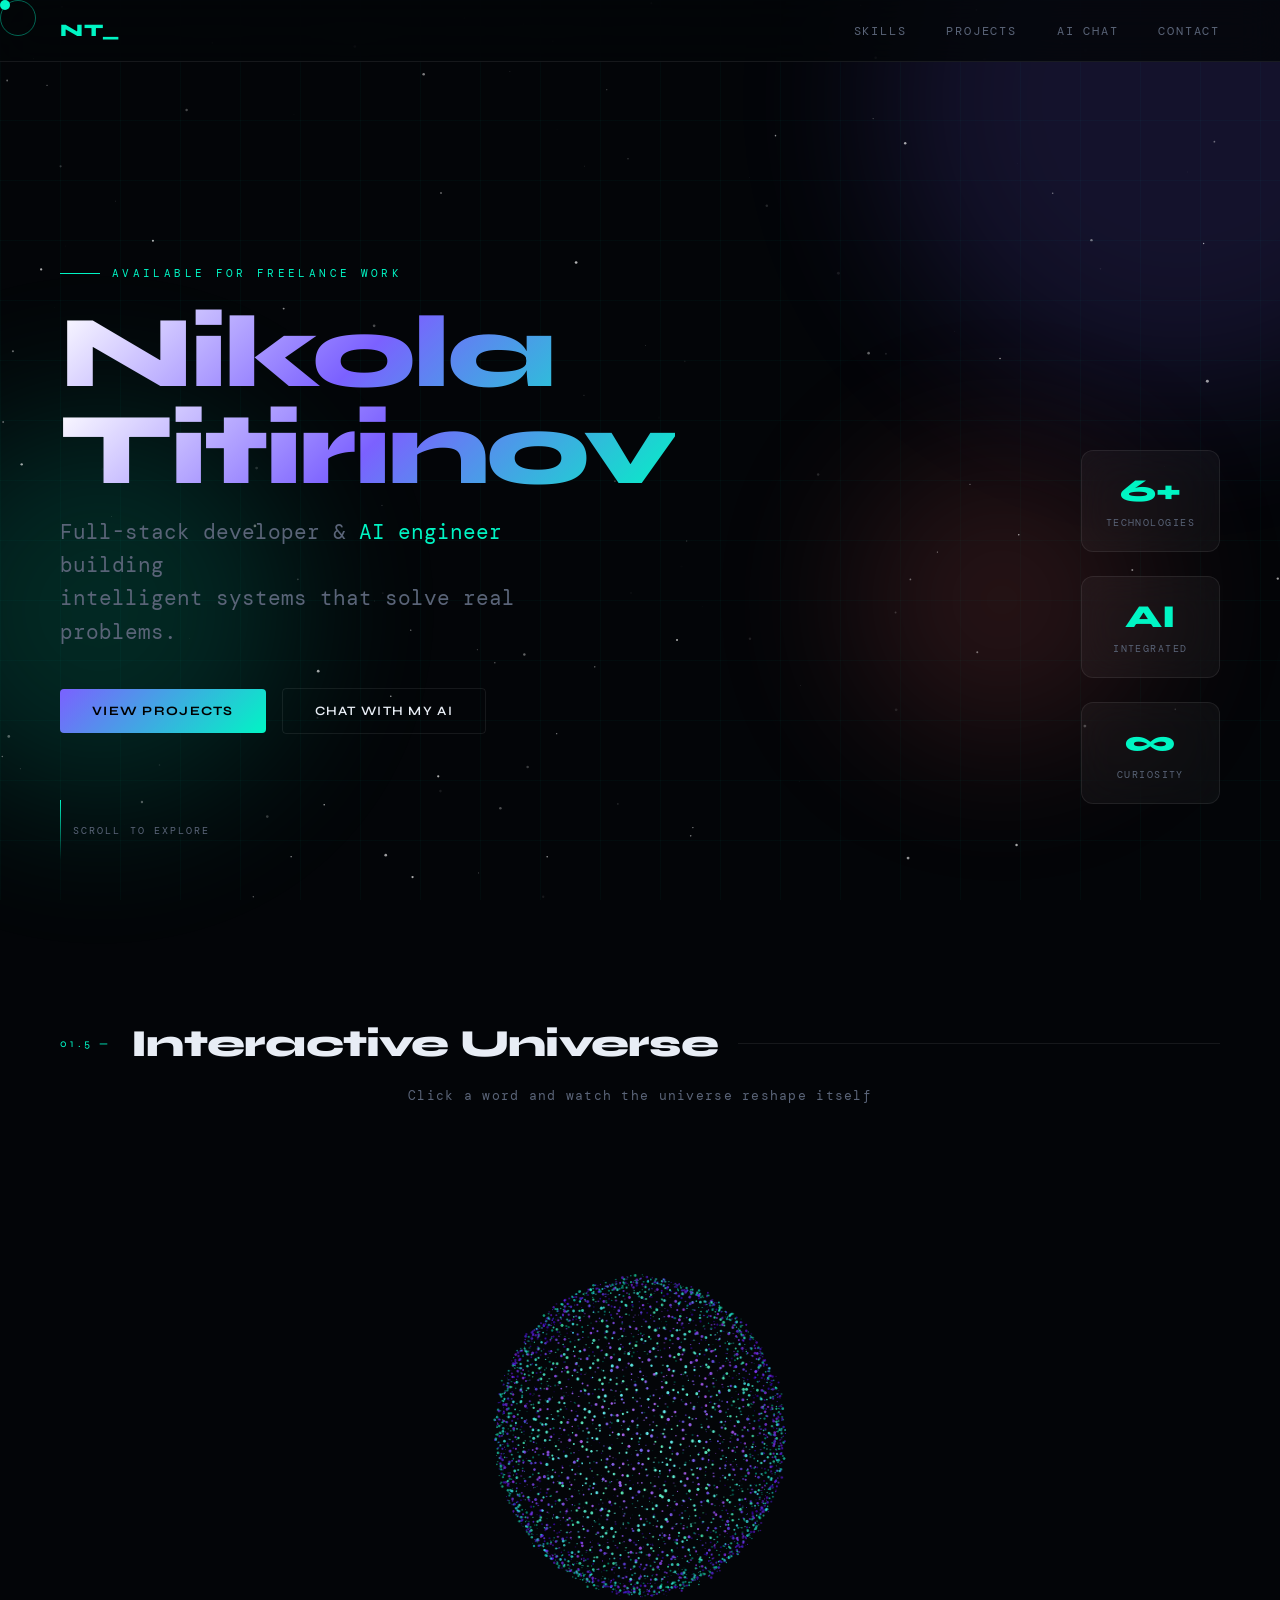
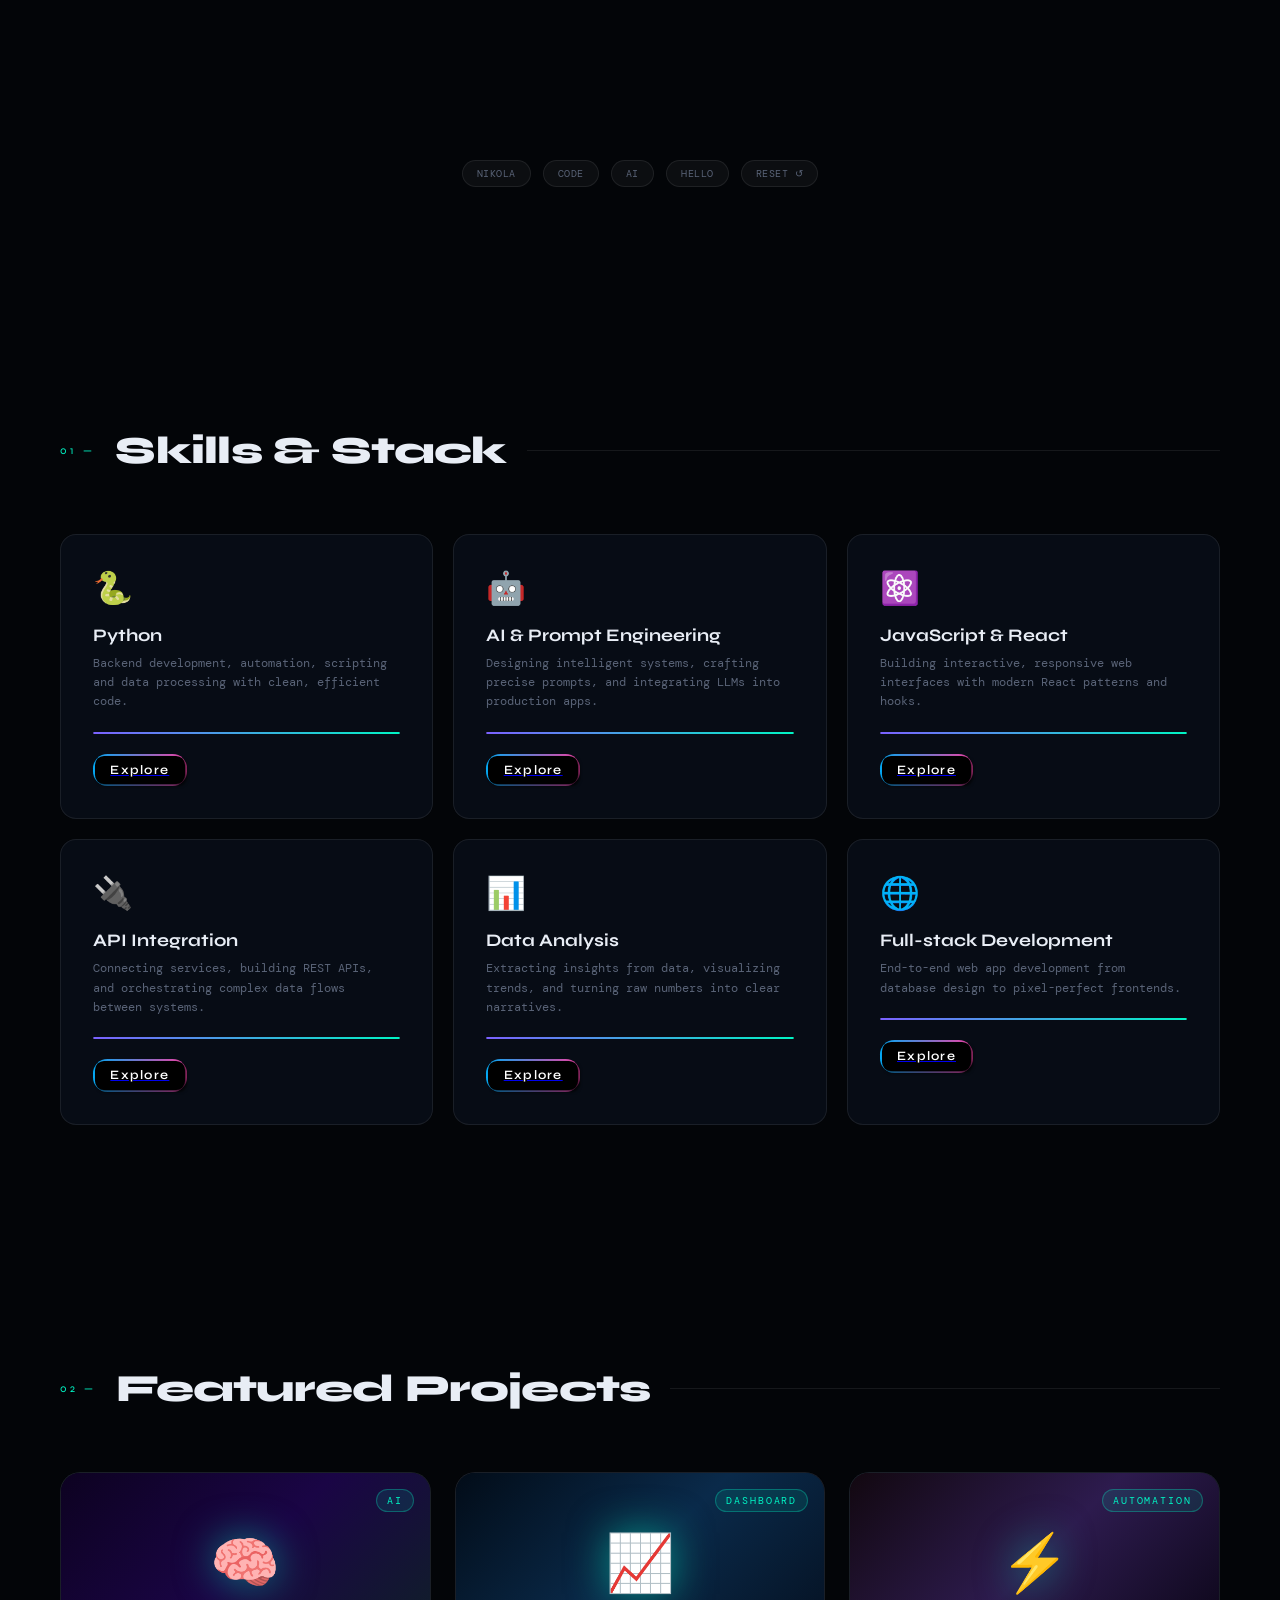
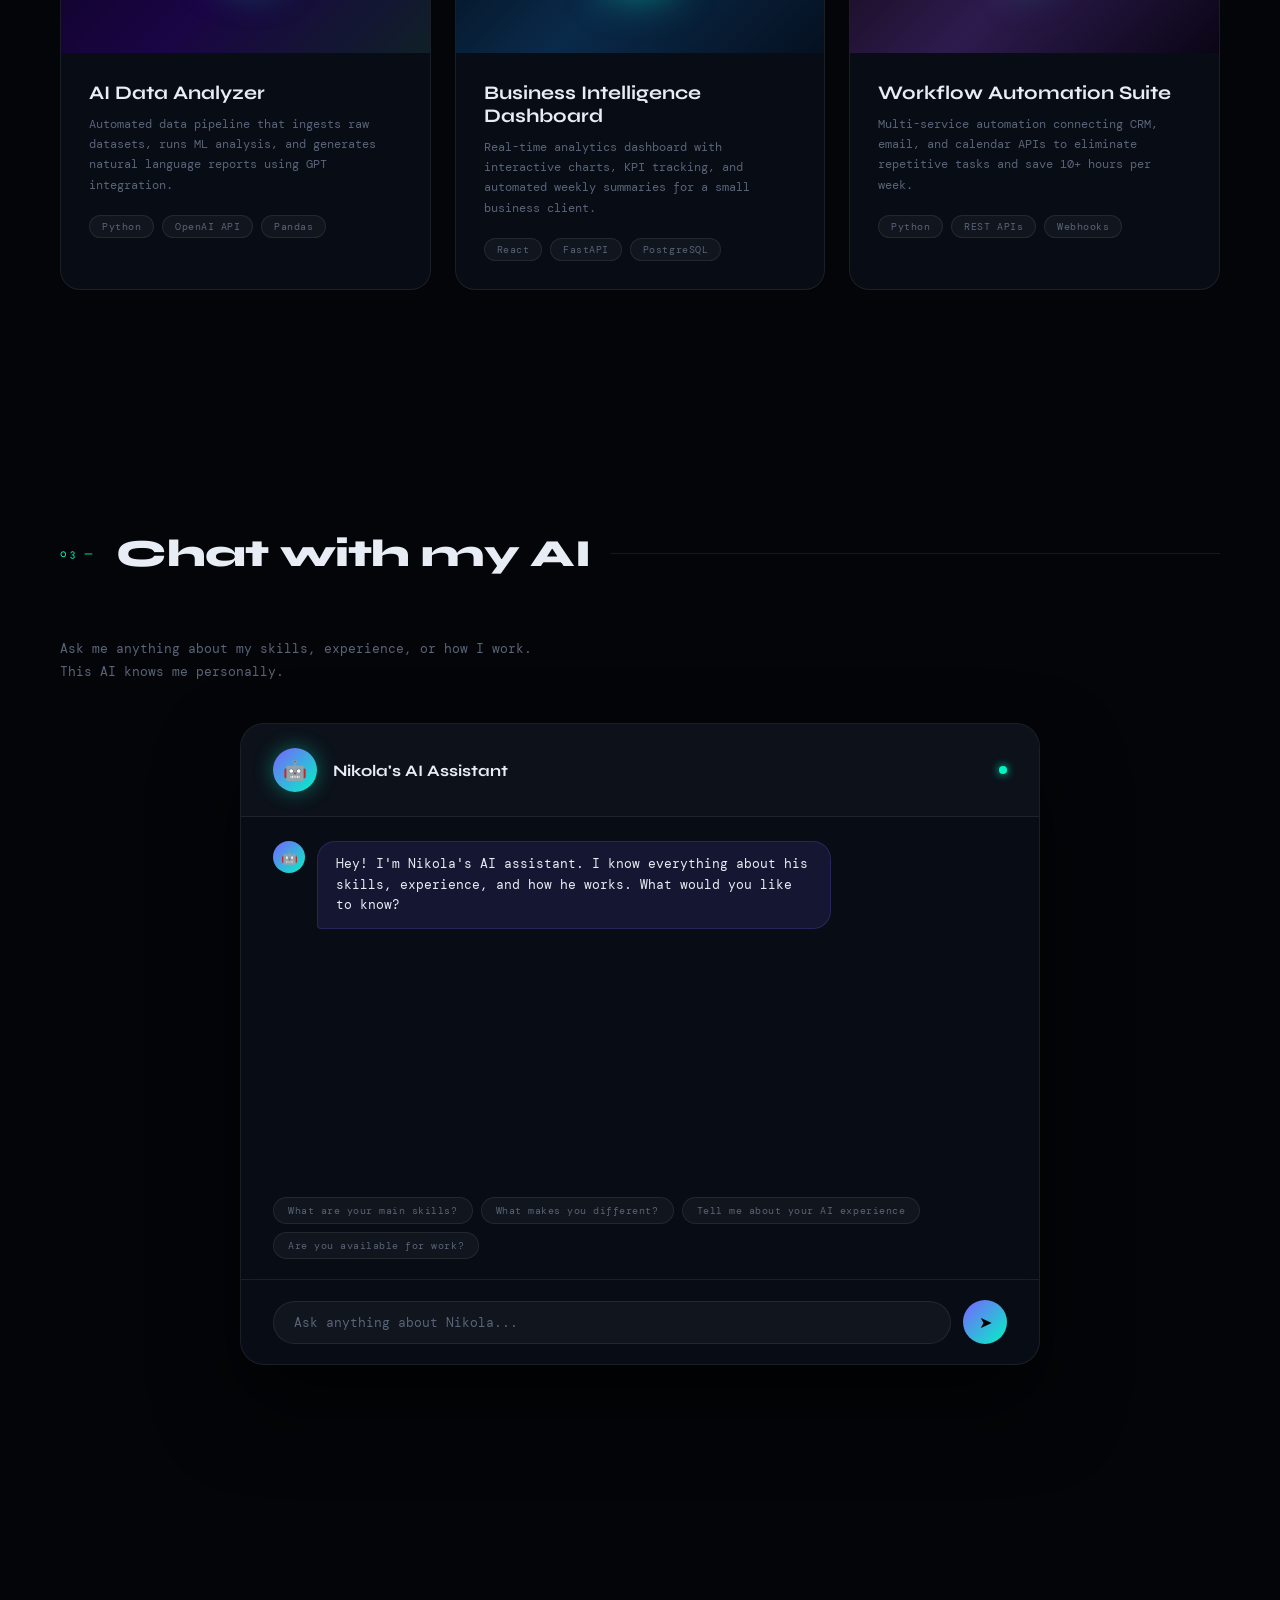
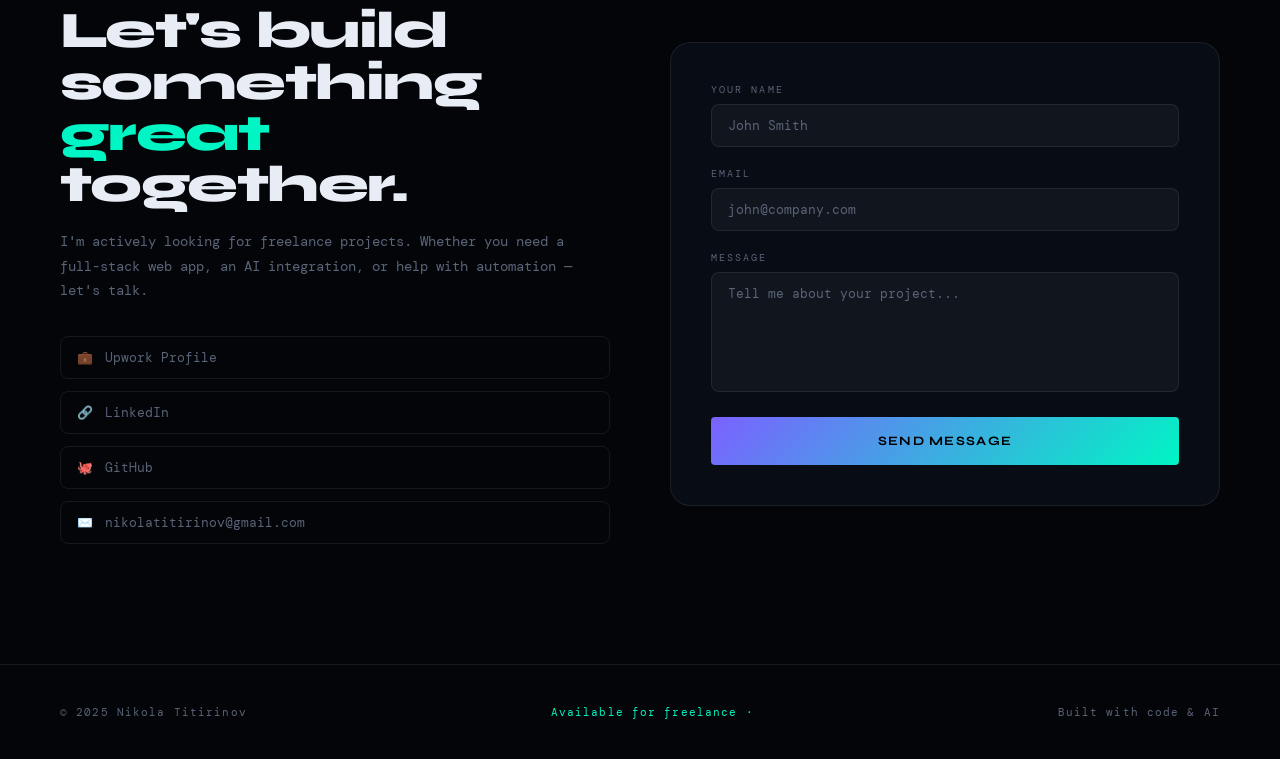
<file: index.html>
<!DOCTYPE html>
<html lang="en">
<head>
<meta charset="UTF-8">
<meta name="viewport" content="width=device-width, initial-scale=1.0">
<title>Nikola Titirinov — Developer & AI Engineer</title>
<link href="https://fonts.googleapis.com/css2?family=Syne:wght@400;600;700;800&family=DM+Mono:wght@300;400;500&display=swap" rel="stylesheet">
<link rel="stylesheet" href="assets/css/index.css">
</head>
<body>

<div class="cursor" id="cursor"></div>
<div class="cursor-ring" id="cursorRing"></div>

<div class="orb orb1"></div>
<div class="orb orb2"></div>
<div class="orb orb3"></div>

<canvas class="stars" id="stars"></canvas>

<nav>
  <div class="nav-logo">NT_</div>
  <div class="nav-links">
    <a href="#skills">Skills</a>
    <a href="#projects">Projects</a>
    <a href="#chat">AI Chat</a>
    <a href="#contact">Contact</a>
  </div>
</nav>

<!-- HERO -->
<section id="hero">
  <div class="hero-tag">Available for freelance work</div>
  <h1 class="hero-name">
    <span>Nikola</span>
    <span>Titirinov</span>
  </h1>
  <p class="hero-role">
    Full-stack developer & <em>AI engineer</em> building<br>
    intelligent systems that solve real problems.
  </p>
  <div class="hero-cta">
    <a href="#projects" class="btn-primary">View Projects</a>
    <a href="#chat" class="btn-ghost">Chat with my AI</a>
  </div>
  <div class="hero-scroll">
    <div class="scroll-line"></div>
    Scroll to explore
  </div>
  <div class="hero-stats">
    <div class="stat-card">
      <span class="stat-num">6+</span>
      <span class="stat-label">Technologies</span>
    </div>
    <div class="stat-card">
      <span class="stat-num">AI</span>
      <span class="stat-label">Integrated</span>
    </div>
    <div class="stat-card">
      <span class="stat-num">∞</span>
      <span class="stat-label">Curiosity</span>
    </div>
  </div>
</section>

<!-- PARTICLE MORPHING SECTION -->
<section id="particle" style="padding:120px 60px;text-align:center;">
  <div class="section-header reveal" style="justify-content:center;margin-bottom:20px;">
    <span class="section-num">01.5 —</span>
    <h2 class="section-title">Interactive Universe</h2>
    <div class="section-line"></div>
  </div>
  <p style="color:var(--muted);font-size:0.8rem;margin-bottom:32px;letter-spacing:0.1em;">
    Click a word and watch the universe reshape itself
  </p>
  <canvas id="particleCanvas" style="width:100%;height:600px;display:block;cursor:none;"></canvas>
  <div style="margin-top:24px;display:flex;justify-content:center;gap:12px;flex-wrap:wrap;">
    <span class="suggestion" onclick="setParticleWord(this)">NIKOLA</span>
    <span class="suggestion" onclick="setParticleWord(this)">CODE</span>
    <span class="suggestion" onclick="setParticleWord(this)">AI</span>
    <span class="suggestion" onclick="setParticleWord(this)">HELLO</span>
    <span class="suggestion" onclick="morphToSphere()">RESET ↺</span>
  </div>
</section>

<!-- SKILLS -->
<section id="skills">
  <div class="section-header reveal">
    <span class="section-num">01 —</span>
    <h2 class="section-title">Skills & Stack</h2>
    <div class="section-line"></div>
  </div>
  <div class="skills-grid">
    <div class="skill-card reveal">
      <span class="skill-icon">🐍</span>
      <div class="skill-name">Python</div>
      <div class="skill-desc">Backend development, automation, scripting and data processing with clean, efficient code.</div>
      <div class="skill-bar"><div class="skill-fill" style="--w:0.85"></div></div>
      <a href="skills/python.html" class="explore-btn-wrap">
        <span class="explore-btn">Explore</span>
      </a>
    </div>
    <div class="skill-card reveal" style="transition-delay:0.1s">
      <span class="skill-icon">🤖</span>
      <div class="skill-name">AI & Prompt Engineering</div>
      <div class="skill-desc">Designing intelligent systems, crafting precise prompts, and integrating LLMs into production apps.</div>
      <div class="skill-bar"><div class="skill-fill" style="--w:0.92"></div></div>
      <a href="skills/ai.html" class="explore-btn-wrap">
        <span class="explore-btn">Explore</span>
      </a>
    </div>
    <div class="skill-card reveal" style="transition-delay:0.2s">
      <span class="skill-icon">⚛️</span>
      <div class="skill-name">JavaScript & React</div>
      <div class="skill-desc">Building interactive, responsive web interfaces with modern React patterns and hooks.</div>
      <div class="skill-bar"><div class="skill-fill" style="--w:0.75"></div></div>
      <a href="skills/javascript.html" class="explore-btn-wrap">
        <span class="explore-btn">Explore</span>
      </a>
    </div>
    <div class="skill-card reveal" style="transition-delay:0.3s">
      <span class="skill-icon">🔌</span>
      <div class="skill-name">API Integration</div>
      <div class="skill-desc">Connecting services, building REST APIs, and orchestrating complex data flows between systems.</div>
      <div class="skill-bar"><div class="skill-fill" style="--w:0.82"></div></div>
      <a href="skills/api.html" class="explore-btn-wrap">
        <span class="explore-btn">Explore</span>
      </a>
    </div>
    <div class="skill-card reveal" style="transition-delay:0.4s">
      <span class="skill-icon">📊</span>
      <div class="skill-name">Data Analysis</div>
      <div class="skill-desc">Extracting insights from data, visualizing trends, and turning raw numbers into clear narratives.</div>
      <div class="skill-bar"><div class="skill-fill" style="--w:0.78"></div></div>
      <a href="skills/data.html" class="explore-btn-wrap">
        <span class="explore-btn">Explore</span>
      </a>
    </div>
    <div class="skill-card reveal" style="transition-delay:0.5s">
      <span class="skill-icon">🌐</span>
      <div class="skill-name">Full-stack Development</div>
      <div class="skill-desc">End-to-end web app development from database design to pixel-perfect frontends.</div>
      <div class="skill-bar"><div class="skill-fill" style="--w:0.8"></div></div>
      <a href="skills/fullstack.html" class="explore-btn-wrap">
        <span class="explore-btn">Explore</span>
      </a>
    </div>
  </div>
</section>

<!-- PROJECTS -->
<section id="projects">
  <div class="section-header reveal">
    <span class="section-num">02 —</span>
    <h2 class="section-title">Featured Projects</h2>
    <div class="section-line"></div>
  </div>
  <div class="projects-grid">
    <div class="project-card reveal">
      <div class="project-visual pv1">
        <div class="bg-shape pv1"></div>
        <div class="project-visual-icon">🧠</div>
        <span class="project-tag">AI</span>
      </div>
      <div class="project-info">
        <div class="project-title">AI Data Analyzer</div>
        <div class="project-desc">Automated data pipeline that ingests raw datasets, runs ML analysis, and generates natural language reports using GPT integration.</div>
        <div class="project-tech">
          <span class="tech-badge">Python</span>
          <span class="tech-badge">OpenAI API</span>
          <span class="tech-badge">Pandas</span>
        </div>
      </div>
    </div>
    <div class="project-card reveal" style="transition-delay:0.15s">
      <div class="project-visual pv2">
        <div class="bg-shape pv2"></div>
        <div class="project-visual-icon">📈</div>
        <span class="project-tag">Dashboard</span>
      </div>
      <div class="project-info">
        <div class="project-title">Business Intelligence Dashboard</div>
        <div class="project-desc">Real-time analytics dashboard with interactive charts, KPI tracking, and automated weekly summaries for a small business client.</div>
        <div class="project-tech">
          <span class="tech-badge">React</span>
          <span class="tech-badge">FastAPI</span>
          <span class="tech-badge">PostgreSQL</span>
        </div>
      </div>
    </div>
    <div class="project-card reveal" style="transition-delay:0.3s">
      <div class="project-visual pv3">
        <div class="bg-shape pv3"></div>
        <div class="project-visual-icon">⚡</div>
        <span class="project-tag">Automation</span>
      </div>
      <div class="project-info">
        <div class="project-title">Workflow Automation Suite</div>
        <div class="project-desc">Multi-service automation connecting CRM, email, and calendar APIs to eliminate repetitive tasks and save 10+ hours per week.</div>
        <div class="project-tech">
          <span class="tech-badge">Python</span>
          <span class="tech-badge">REST APIs</span>
          <span class="tech-badge">Webhooks</span>
        </div>
      </div>
    </div>
  </div>
</section>

<!-- AI CHAT -->
<section id="chat">
  <div class="section-header reveal">
    <span class="section-num">03 —</span>
    <h2 class="section-title">Chat with my AI</h2>
    <div class="section-line"></div>
  </div>
  <p class="reveal" style="color:var(--muted);font-size:0.8rem;margin-bottom:40px;max-width:500px;line-height:1.8">
    Ask me anything about my skills, experience, or how I work. This AI knows me personally.
  </p>
  <div class="chat-container reveal">
    <div class="chat-header">
      <div class="chat-avatar">🤖</div>
      <div>
        <div class="chat-title">Nikola's AI Assistant</div>
      </div>
      <div class="online-dot"></div>
    </div>
    <div class="chat-messages" id="chatMessages">
      <div class="msg ai">
        <div class="msg-avatar ai">🤖</div>
        <div class="msg-bubble">Hey! I'm Nikola's AI assistant. I know everything about his skills, experience, and how he works. What would you like to know?</div>
      </div>
    </div>
    <div class="chat-suggestions" id="suggestions">
      <span class="suggestion" onclick="sendSuggestion(this)">What are your main skills?</span>
      <span class="suggestion" onclick="sendSuggestion(this)">What makes you different?</span>
      <span class="suggestion" onclick="sendSuggestion(this)">Tell me about your AI experience</span>
      <span class="suggestion" onclick="sendSuggestion(this)">Are you available for work?</span>
    </div>
    <div class="chat-input-area">
      <input class="chat-input" id="chatInput" type="text" placeholder="Ask anything about Nikola..." />
      <button class="chat-send" onclick="sendMessage()">➤</button>
    </div>
  </div>
</section>

<!-- CONTACT -->
<section id="contact">
  <div class="contact-grid">
    <div class="contact-text reveal">
      <h2>Let's build something <span style="color:var(--neon)">great</span> together.</h2>
      <p>I'm actively looking for freelance projects. Whether you need a full-stack web app, an AI integration, or help with automation — let's talk.</p>
      <div class="contact-links">
        <a href="https://www.upwork.com/freelancers/~01ad2ff5292858b3c9?mp_source=share" class="contact-link" target="_blank">
          <span>💼</span> Upwork Profile
        </a>
        <a href="https://www.linkedin.com/in/nikola-titirinov-0359b73b6" class="contact-link" target="_blank">
          <span>🔗</span> LinkedIn
        </a>
        <a href="https://github.com/ThaWhiteOne" class="contact-link" target="_blank">
          <span>🐙</span> GitHub
        </a>
        <a href="mailto:nikolatitirinov@gmail.com" class="contact-link">
          <span>✉️</span> nikolatitirinov@gmail.com
        </a>
      </div>
    </div>
    <div class="contact-form reveal" style="transition-delay:0.2s">
      <div class="form-group">
        <label class="form-label">Your Name</label>
        <input class="form-input" type="text" placeholder="John Smith" />
      </div>
      <div class="form-group">
        <label class="form-label">Email</label>
        <input class="form-input" type="email" placeholder="john@company.com" />
      </div>
      <div class="form-group">
        <label class="form-label">Message</label>
        <textarea class="form-textarea" placeholder="Tell me about your project..."></textarea>
      </div>
        <button id="contactBtn" class="btn-primary" style="width:100%;text-align:center;display:block;padding:16px" onclick="sendContact()">Send Message</button>    </div>
  </div>
</section>

<footer>
  <span>© 2025 Nikola Titirinov</span>
  <span style="color:var(--neon)">Available for freelance ·  </span>
  <span>Built with code & AI</span>
</footer>

<script src="assets/js/index.js"></script>
</body>
</html>
</file>
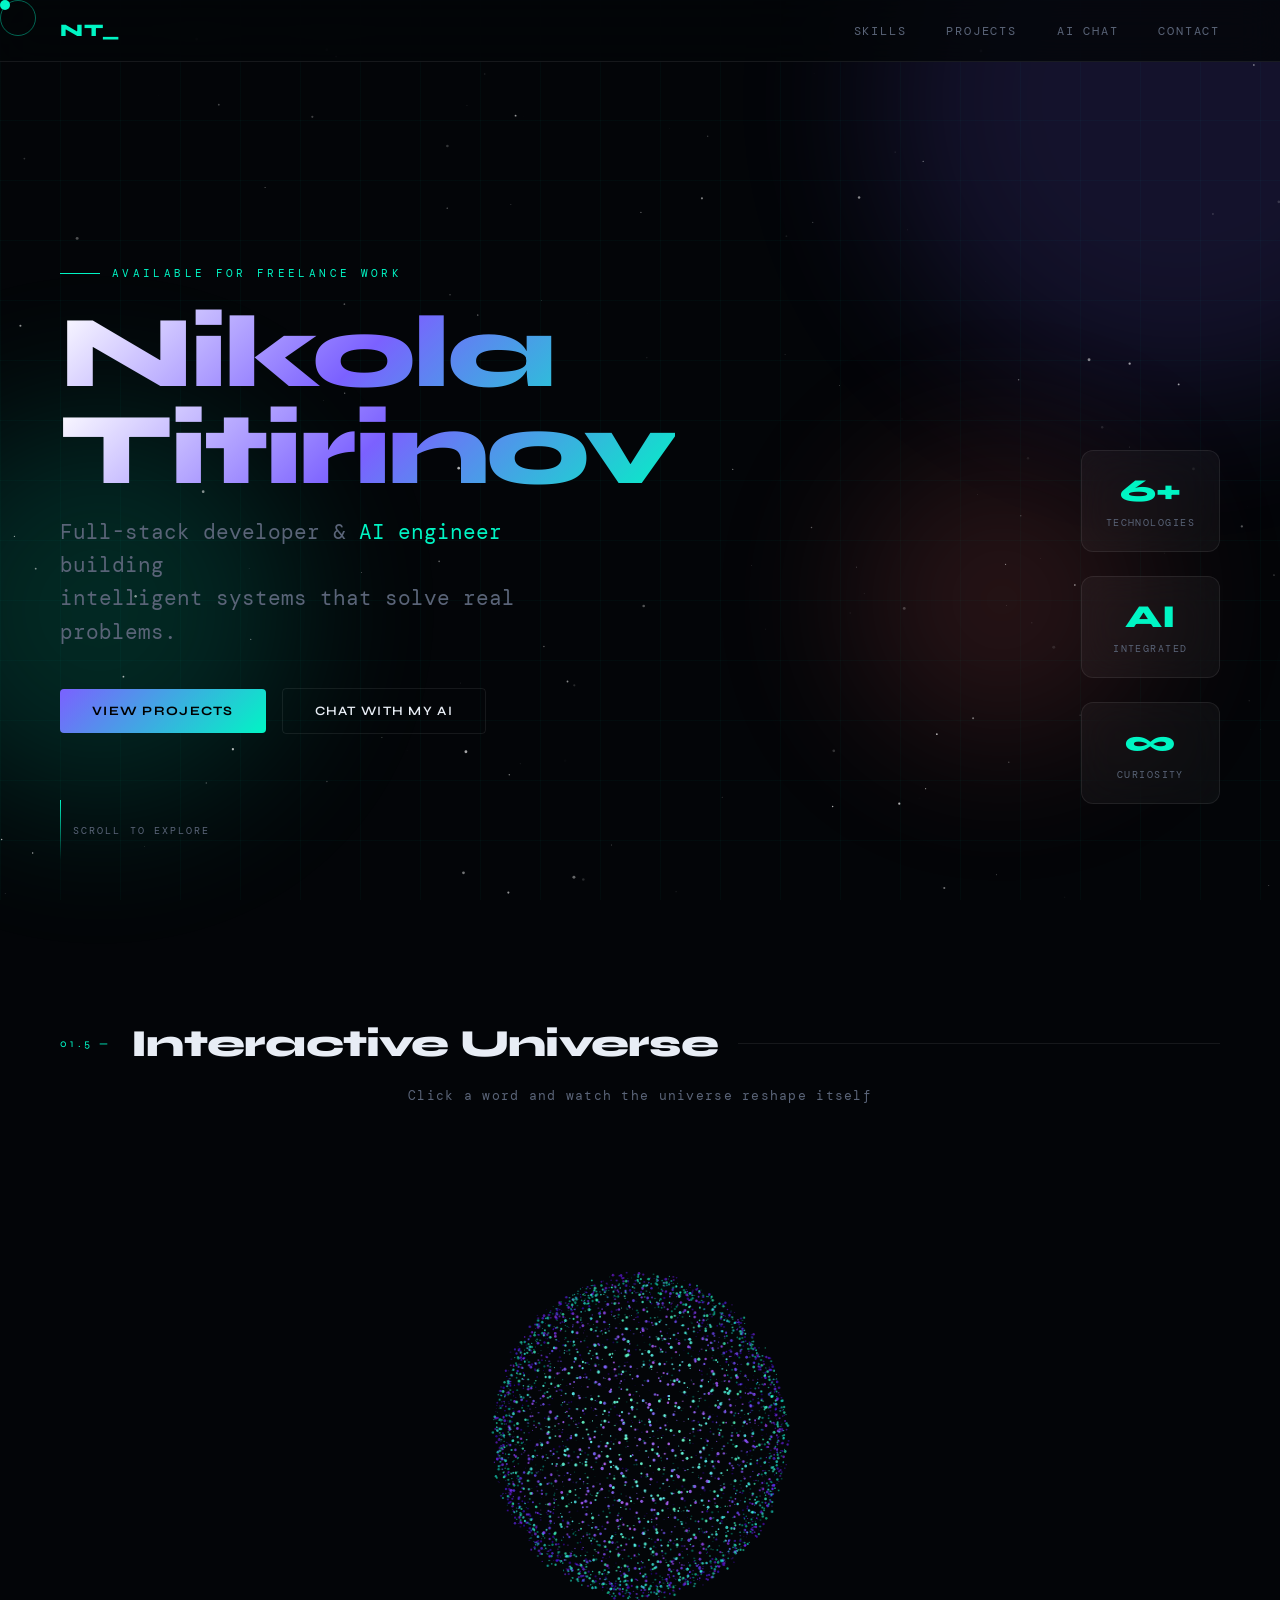
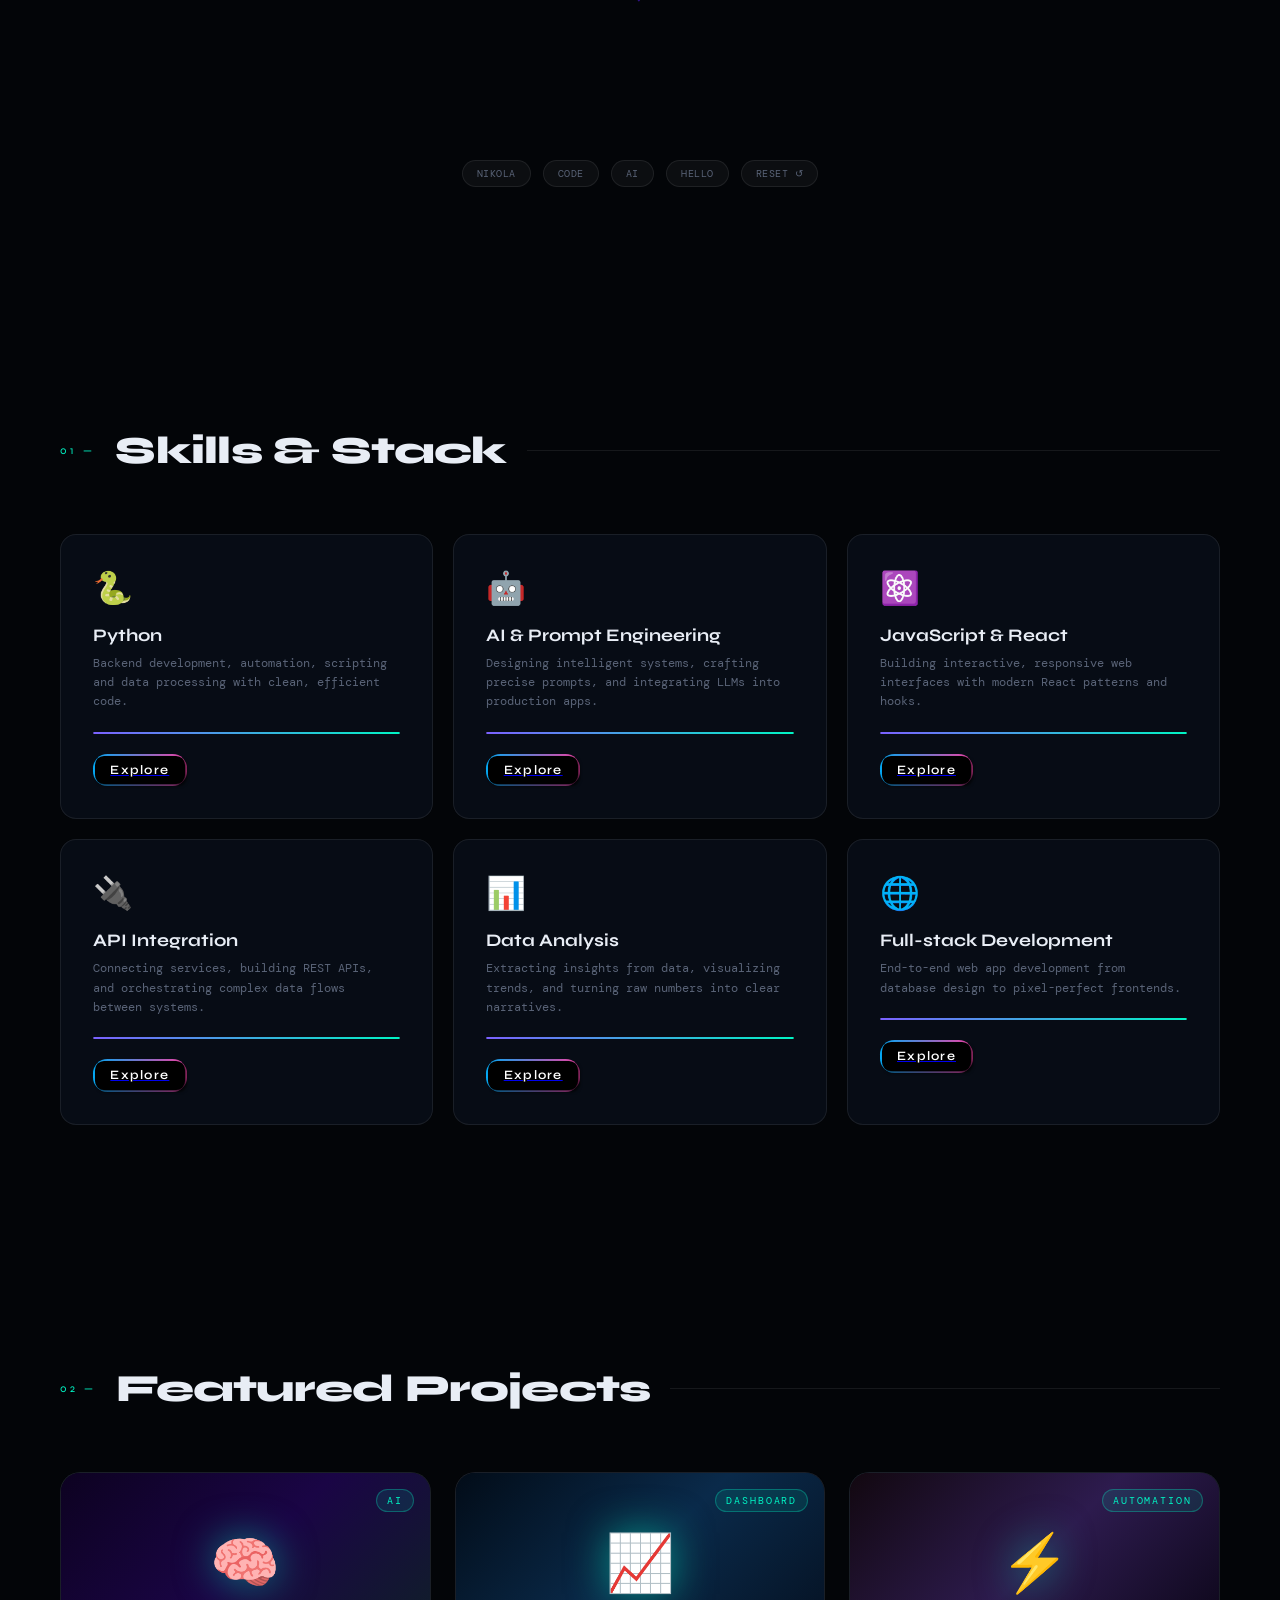
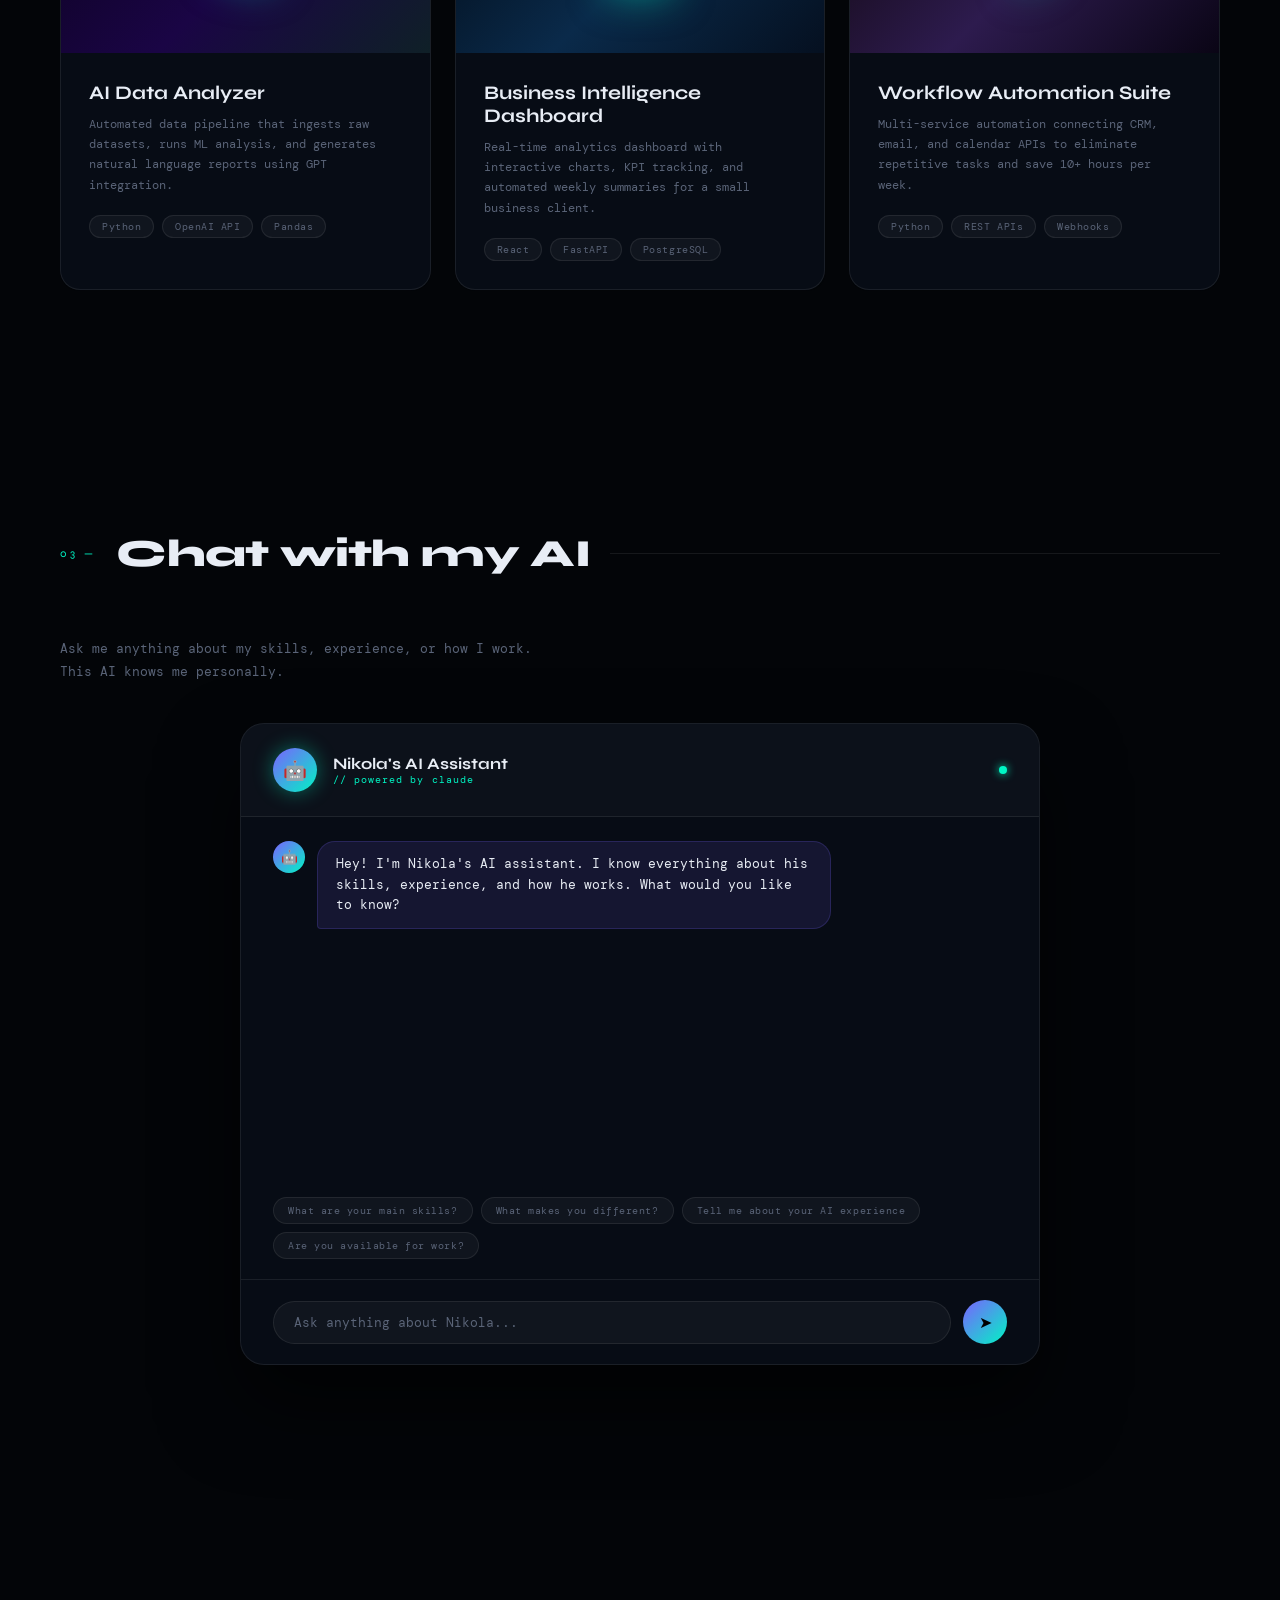
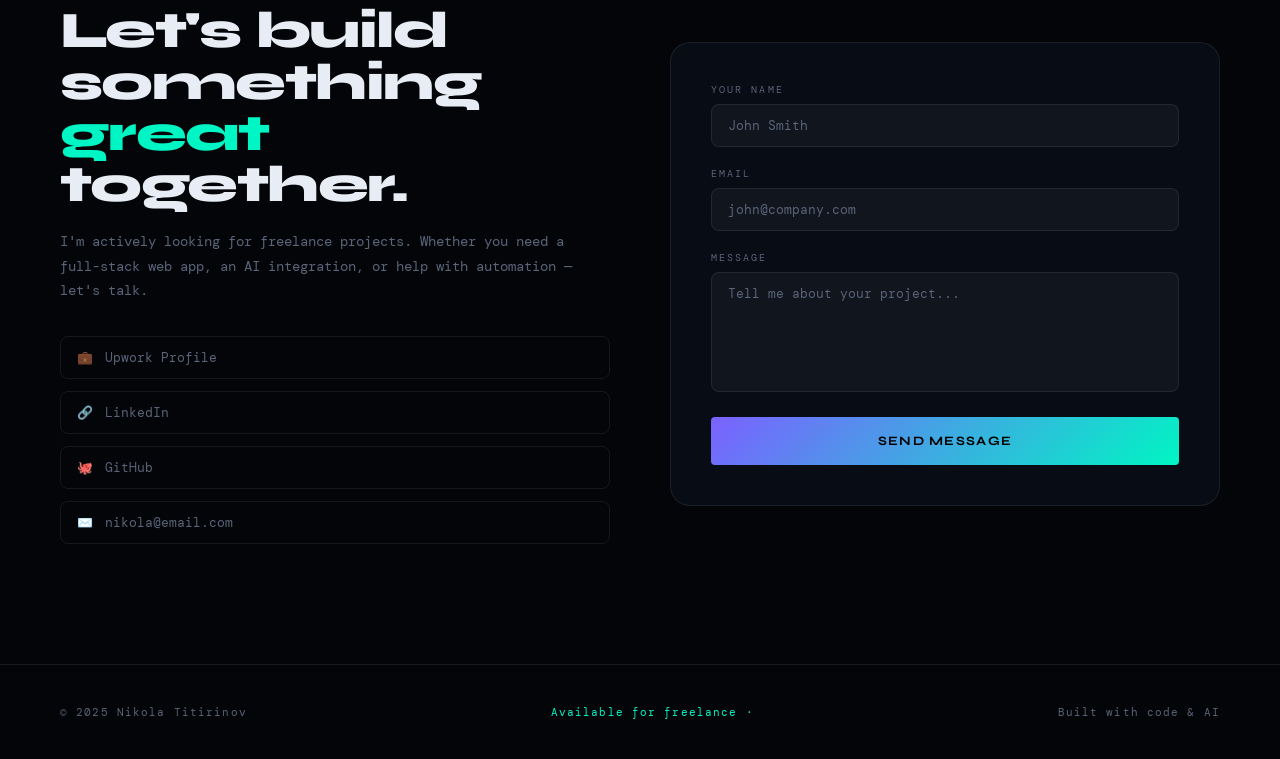
<file: Index.html>
<!DOCTYPE html>
<html lang="en">
<head>
<meta charset="UTF-8">
<meta name="viewport" content="width=device-width, initial-scale=1.0">
<title>Nikola Titirinov — Developer & AI Engineer</title>
<link href="https://fonts.googleapis.com/css2?family=Syne:wght@400;600;700;800&family=DM+Mono:wght@300;400;500&display=swap" rel="stylesheet">
<style>
  :root {
    --bg: #030508;
    --bg2: #070b12;
    --glass: rgba(255,255,255,0.04);
    --glass-border: rgba(255,255,255,0.08);
    --neon: #00f5c4;
    --neon2: #7b61ff;
    --neon3: #ff6b6b;
    --text: #e8edf5;
    --muted: #5a6478;
    --card-bg: rgba(10,16,28,0.7);
  }

  *, *::before, *::after { box-sizing: border-box; margin: 0; padding: 0; }

  html { scroll-behavior: smooth; }

  body {
    background: var(--bg);
    color: var(--text);
    font-family: 'DM Mono', monospace;
    overflow-x: hidden;
    cursor: none;
  }

  /* SKILL EXPLORE BUTTON */
.explore-btn-wrap {
  position: relative;
  display: inline-block;
  padding: 2px;
  background: linear-gradient(90deg, #03a9f4, #f441a5);
  border-radius: 0.9em;
  margin-top: 20px;
  transition: all 0.4s ease;
}
.explore-btn-wrap::before {
  content: '';
  position: absolute;
  inset: 0;
  margin: auto;
  border-radius: 0.9em;
  z-index: -1;
  filter: blur(0);
  transition: filter 0.4s ease;
}
.explore-btn-wrap:hover::before {
  background: linear-gradient(90deg, #03a9f4, #f441a5);
  filter: blur(1.2em);
}
.explore-btn-wrap:active::before {
  filter: blur(0.2em);
}
.explore-btn {
  display: block;
  padding: 0.5em 1.2em;
  border-radius: 0.7em;
  background: #000;
  color: #fff;
  font-family: 'Syne', sans-serif;
  font-size: 0.8rem;
  font-weight: 600;
  letter-spacing: 0.1em;
  text-decoration: none;
  cursor: none;
  box-shadow: 2px 2px 3px #000000b4;
  transition: background 0.3s;
}

  /* CUSTOM CURSOR */
.cursor {
  position: fixed; width: 10px; height: 10px;
  background: var(--neon); border-radius: 50%;
  pointer-events: none; z-index: 9999;
  top: 0; left: 0;
  will-change: transform;
  mix-blend-mode: screen;
}
.cursor-ring {
  position: fixed; width: 36px; height: 36px;
  border: 1px solid rgba(0,245,196,0.4); border-radius: 50%;
  pointer-events: none; z-index: 9998;
  top: 0; left: 0;
  will-change: transform;
}
  /* BACKGROUND GRID */
  body::before {
    content: '';
    position: fixed; inset: 0;
    background-image:
      linear-gradient(rgba(0,245,196,0.03) 1px, transparent 1px),
      linear-gradient(90deg, rgba(0,245,196,0.03) 1px, transparent 1px);
    background-size: 60px 60px;
    pointer-events: none; z-index: 0;
  }

  /* AMBIENT ORBS */
  .orb {
    position: fixed; border-radius: 50%;
    pointer-events: none; z-index: 0;
    filter: blur(80px); opacity: 0.15;
  }
  .orb1 { width: 600px; height: 600px; background: var(--neon2); top: -200px; right: -200px; animation: drift1 20s ease-in-out infinite; }
  .orb2 { width: 400px; height: 400px; background: var(--neon); bottom: 10%; left: -100px; animation: drift2 25s ease-in-out infinite; }
  .orb3 { width: 300px; height: 300px; background: var(--neon3); top: 50%; right: 10%; animation: drift3 18s ease-in-out infinite; }

  @keyframes drift1 { 0%,100%{transform:translate(0,0)} 50%{transform:translate(-60px,80px)} }
  @keyframes drift2 { 0%,100%{transform:translate(0,0)} 50%{transform:translate(80px,-60px)} }
  @keyframes drift3 { 0%,100%{transform:translate(0,0)} 50%{transform:translate(-40px,40px)} }

  /* NAV */
  nav {
    position: fixed; top: 0; left: 0; right: 0; z-index: 100;
    padding: 20px 60px;
    display: flex; justify-content: space-between; align-items: center;
    border-bottom: 1px solid var(--glass-border);
    background: rgba(3,5,8,0.8);
    backdrop-filter: blur(20px);
  }
  .nav-logo {
    font-family: 'Syne', sans-serif; font-weight: 800;
    font-size: 1.1rem; letter-spacing: 0.05em;
    color: var(--neon);
  }
  .nav-links { display: flex; gap: 40px; }
  .nav-links a {
    color: var(--muted); text-decoration: none;
    font-size: 0.75rem; letter-spacing: 0.15em; text-transform: uppercase;
    transition: color 0.3s;
  }
  .nav-links a:hover { color: var(--neon); }

  /* SECTIONS */
  section { position: relative; z-index: 1; }

  /* HERO */
  #hero {
    min-height: 100vh;
    display: flex; flex-direction: column;
    justify-content: center; align-items: flex-start;
    padding: 0 60px 0 60px;
    padding-top: 100px;
  }
  .hero-tag {
    font-size: 0.7rem; letter-spacing: 0.3em; text-transform: uppercase;
    color: var(--neon); margin-bottom: 24px;
    display: flex; align-items: center; gap: 12px;
    opacity: 0; animation: fadeUp 0.8s 0.2s forwards;
  }
  .hero-tag::before {
    content: ''; width: 40px; height: 1px; background: var(--neon);
  }
  .hero-name {
    font-family: 'Syne', sans-serif; font-weight: 800;
    font-size: clamp(3.5rem, 8vw, 7rem);
    line-height: 0.95; letter-spacing: -0.03em;
    margin-bottom: 16px;
    opacity: 0; animation: fadeUp 0.8s 0.4s forwards;
  }
  .hero-name span {
    display: block;
    background: linear-gradient(135deg, #ffffff 0%, #7b61ff 50%, #00f5c4 100%);
    -webkit-background-clip: text; -webkit-text-fill-color: transparent;
  }
  .hero-role {
    font-size: clamp(1rem, 2vw, 1.3rem);
    color: var(--muted); margin-bottom: 40px; max-width: 540px;
    line-height: 1.6;
    opacity: 0; animation: fadeUp 0.8s 0.6s forwards;
  }
  .hero-role em { color: var(--neon); font-style: normal; }
  .hero-cta {
    display: flex; gap: 16px; align-items: center;
    opacity: 0; animation: fadeUp 0.8s 0.8s forwards;
  }
  .btn-primary {
    padding: 14px 32px;
    background: linear-gradient(135deg, var(--neon2), var(--neon));
    color: #000; font-family: 'Syne', sans-serif; font-weight: 700;
    font-size: 0.8rem; letter-spacing: 0.1em; text-transform: uppercase;
    border: none; border-radius: 4px; cursor: none;
    transition: transform 0.2s, box-shadow 0.2s;
    text-decoration: none;
  }
  .btn-primary:hover { transform: translateY(-2px); box-shadow: 0 8px 30px rgba(0,245,196,0.3); }
  .btn-ghost {
    padding: 14px 32px;
    background: transparent;
    color: var(--text); font-family: 'Syne', sans-serif; font-weight: 600;
    font-size: 0.8rem; letter-spacing: 0.1em; text-transform: uppercase;
    border: 1px solid var(--glass-border); border-radius: 4px; cursor: none;
    transition: border-color 0.3s, color 0.3s;
    text-decoration: none;
  }
  .btn-ghost:hover { border-color: var(--neon); color: var(--neon); }

  .hero-scroll {
    position: absolute; bottom: 40px; left: 60px;
    display: flex; align-items: center; gap: 12px;
    color: var(--muted); font-size: 0.65rem; letter-spacing: 0.2em; text-transform: uppercase;
    opacity: 0; animation: fadeUp 0.8s 1.2s forwards;
  }
  .scroll-line {
    width: 1px; height: 60px; background: linear-gradient(to bottom, var(--neon), transparent);
    animation: scrollPulse 2s ease-in-out infinite;
  }
  @keyframes scrollPulse { 0%,100%{opacity:1} 50%{opacity:0.3} }

  /* FLOATING STATS */
  .hero-stats {
    position: absolute; right: 60px; top: 50%;
    transform: translateY(-50%);
    display: flex; flex-direction: column; gap: 24px;
    opacity: 0; animation: fadeLeft 0.8s 1s forwards;
  }
  .stat-card {
    background: var(--glass); border: 1px solid var(--glass-border);
    backdrop-filter: blur(20px); border-radius: 12px;
    padding: 20px 24px; text-align: center;
    transition: border-color 0.3s, transform 0.3s;
  }
  .stat-card:hover { border-color: var(--neon); transform: translateX(-4px); }
  .stat-num {
    font-family: 'Syne', sans-serif; font-weight: 800;
    font-size: 2rem; color: var(--neon);
    display: block;
  }
  .stat-label { font-size: 0.6rem; letter-spacing: 0.15em; text-transform: uppercase; color: var(--muted); }

  /* SKILLS SECTION */
  #skills { padding: 120px 60px; }
  .section-header {
    display: flex; align-items: center; gap: 20px;
    margin-bottom: 60px;
  }
  .section-num {
    font-family: 'Syne', sans-serif; font-size: 0.7rem;
    color: var(--neon); letter-spacing: 0.3em;
  }
  .section-title {
    font-family: 'Syne', sans-serif; font-weight: 800;
    font-size: clamp(1.8rem, 3vw, 2.8rem);
    letter-spacing: -0.02em;
  }
  .section-line { flex: 1; height: 1px; background: var(--glass-border); }

  .skills-grid {
    display: grid;
    grid-template-columns: repeat(auto-fit, minmax(280px, 1fr));
    gap: 20px;
  }
  .skill-card {
    background: var(--card-bg);
    border: 1px solid var(--glass-border);
    border-radius: 16px; padding: 32px;
    backdrop-filter: blur(20px);
    transition: border-color 0.3s, transform 0.3s, box-shadow 0.3s;
    position: relative; overflow: hidden;
  }
  .skill-card::before {
    content: ''; position: absolute;
    top: 0; left: 0; right: 0; height: 2px;
    background: linear-gradient(90deg, transparent, var(--neon), transparent);
    opacity: 0; transition: opacity 0.3s;
  }
  .skill-card:hover { border-color: rgba(0,245,196,0.3); transform: translateY(-4px); box-shadow: 0 20px 40px rgba(0,0,0,0.4); }
  .skill-card:hover::before { opacity: 1; }
  .skill-icon { font-size: 2rem; margin-bottom: 16px; display: block; }
  .skill-name {
    font-family: 'Syne', sans-serif; font-weight: 700;
    font-size: 1.1rem; margin-bottom: 8px; color: var(--text);
  }
  .skill-desc { font-size: 0.75rem; color: var(--muted); line-height: 1.6; }
  .skill-bar {
    margin-top: 20px; height: 2px;
    background: var(--glass-border); border-radius: 2px; overflow: hidden;
  }
  .skill-fill {
    height: 100%; border-radius: 2px;
    background: linear-gradient(90deg, var(--neon2), var(--neon));
    transform: scaleX(0); transform-origin: left;
    transition: transform 1s ease;
  }
  .skill-card.visible .skill-fill { transform: scaleX(1); }

  /* PROJECTS */
  #projects { padding: 120px 60px; }
  .projects-grid {
    display: grid;
    grid-template-columns: repeat(auto-fit, minmax(340px, 1fr));
    gap: 24px;
  }
  .project-card {
    background: var(--card-bg);
    border: 1px solid var(--glass-border);
    border-radius: 20px; overflow: hidden;
    backdrop-filter: blur(20px);
    transition: transform 0.4s, box-shadow 0.4s, border-color 0.4s;
    cursor: none;
  }
  .project-card:hover { transform: translateY(-8px); box-shadow: 0 30px 60px rgba(0,0,0,0.5); border-color: rgba(123,97,255,0.5); }
  .project-visual {
    height: 180px; position: relative; overflow: hidden;
    display: flex; align-items: center; justify-content: center;
  }
  .project-visual .bg-shape {
    position: absolute; inset: 0;
    transition: transform 0.4s;
  }
  .project-card:hover .bg-shape { transform: scale(1.05); }
  .pv1 { background: linear-gradient(135deg, #0d0221 0%, #1a0545 50%, #0f2027 100%); }
  .pv2 { background: linear-gradient(135deg, #020c18 0%, #0a2a4a 50%, #051020 100%); }
  .pv3 { background: linear-gradient(135deg, #120810 0%, #2d1b4e 50%, #0a0515 100%); }
  .project-visual-icon {
    position: relative; z-index: 1;
    font-size: 3.5rem; filter: drop-shadow(0 0 20px rgba(0,245,196,0.5));
  }
  .project-tag {
    position: absolute; top: 16px; right: 16px;
    background: rgba(0,245,196,0.1); border: 1px solid rgba(0,245,196,0.3);
    color: var(--neon); font-size: 0.6rem; letter-spacing: 0.2em; text-transform: uppercase;
    padding: 4px 10px; border-radius: 20px;
  }
  .project-info { padding: 28px; }
  .project-title {
    font-family: 'Syne', sans-serif; font-weight: 700;
    font-size: 1.2rem; margin-bottom: 10px;
  }
  .project-desc { font-size: 0.75rem; color: var(--muted); line-height: 1.7; margin-bottom: 20px; }
  .project-tech { display: flex; gap: 8px; flex-wrap: wrap; }
  .tech-badge {
    padding: 4px 12px;
    background: var(--glass); border: 1px solid var(--glass-border);
    border-radius: 20px; font-size: 0.65rem; color: var(--muted);
    letter-spacing: 0.05em;
  }

  /* AI CHAT */
  #chat { padding: 120px 60px; }
  .chat-container {
    max-width: 800px; margin: 0 auto;
    background: var(--card-bg);
    border: 1px solid var(--glass-border);
    border-radius: 24px; overflow: hidden;
    backdrop-filter: blur(30px);
    box-shadow: 0 40px 80px rgba(0,0,0,0.6);
  }
  .chat-header {
    padding: 24px 32px;
    border-bottom: 1px solid var(--glass-border);
    display: flex; align-items: center; gap: 16px;
    background: rgba(255,255,255,0.02);
  }
  .chat-avatar {
    width: 44px; height: 44px; border-radius: 50%;
    background: linear-gradient(135deg, var(--neon2), var(--neon));
    display: flex; align-items: center; justify-content: center;
    font-size: 1.2rem; flex-shrink: 0;
    box-shadow: 0 0 20px rgba(0,245,196,0.4);
  }
  .chat-title { font-family: 'Syne', sans-serif; font-weight: 700; font-size: 1rem; }
  .chat-subtitle { font-size: 0.65rem; color: var(--neon); letter-spacing: 0.1em; }
  .online-dot {
    width: 8px; height: 8px; border-radius: 50%;
    background: var(--neon); margin-left: auto;
    box-shadow: 0 0 8px var(--neon);
    animation: pulse 2s ease-in-out infinite;
  }
  @keyframes pulse { 0%,100%{opacity:1;transform:scale(1)} 50%{opacity:0.6;transform:scale(0.8)} }

  .chat-messages {
    height: 380px; overflow-y: auto;
    padding: 24px 32px;
    display: flex; flex-direction: column; gap: 16px;
    scroll-behavior: smooth;
  }
  .chat-messages::-webkit-scrollbar { width: 4px; }
  .chat-messages::-webkit-scrollbar-track { background: transparent; }
  .chat-messages::-webkit-scrollbar-thumb { background: var(--glass-border); border-radius: 2px; }

  .msg {
    display: flex; gap: 12px; align-items: flex-start;
    animation: msgIn 0.3s ease;
  }
  @keyframes msgIn { from{opacity:0;transform:translateY(8px)} to{opacity:1;transform:translateY(0)} }
  .msg.user { flex-direction: row-reverse; }
  .msg-avatar {
    width: 32px; height: 32px; border-radius: 50%;
    flex-shrink: 0; display: flex; align-items: center; justify-content: center;
    font-size: 0.85rem;
  }
  .msg-avatar.ai { background: linear-gradient(135deg, var(--neon2), var(--neon)); }
  .msg-avatar.user { background: var(--glass); border: 1px solid var(--glass-border); }
  .msg-bubble {
    max-width: 70%; padding: 12px 18px;
    border-radius: 18px; font-size: 0.8rem; line-height: 1.6;
  }
  .msg.ai .msg-bubble {
    background: rgba(123,97,255,0.12);
    border: 1px solid rgba(123,97,255,0.2);
    border-bottom-left-radius: 4px;
    color: var(--text);
  }
  .msg.user .msg-bubble {
    background: linear-gradient(135deg, rgba(0,245,196,0.15), rgba(123,97,255,0.15));
    border: 1px solid rgba(0,245,196,0.2);
    border-bottom-right-radius: 4px;
    color: var(--text);
  }
  .typing {
    display: flex; gap: 5px; align-items: center;
    padding: 14px 18px;
  }
  .typing span {
    width: 6px; height: 6px; border-radius: 50%;
    background: var(--neon2); opacity: 0.6;
    animation: typingBounce 1.4s ease-in-out infinite;
  }
  .typing span:nth-child(2) { animation-delay: 0.2s; }
  .typing span:nth-child(3) { animation-delay: 0.4s; }
  @keyframes typingBounce { 0%,80%,100%{transform:translateY(0);opacity:0.4} 40%{transform:translateY(-6px);opacity:1} }

  .chat-input-area {
    padding: 20px 32px;
    border-top: 1px solid var(--glass-border);
    display: flex; gap: 12px; align-items: center;
  }
  .chat-input {
    flex: 1; background: var(--glass);
    border: 1px solid var(--glass-border);
    border-radius: 50px; padding: 12px 20px;
    color: var(--text); font-family: 'DM Mono', monospace; font-size: 0.8rem;
    outline: none; transition: border-color 0.3s;
    cursor: text;
  }
  .chat-input:focus { border-color: var(--neon2); }
  .chat-input::placeholder { color: var(--muted); }
  .chat-send {
    width: 44px; height: 44px; border-radius: 50%;
    background: linear-gradient(135deg, var(--neon2), var(--neon));
    border: none; cursor: none;
    display: flex; align-items: center; justify-content: center;
    font-size: 1rem; transition: transform 0.2s, box-shadow 0.2s;
    flex-shrink: 0;
  }
  .chat-send:hover { transform: scale(1.1); box-shadow: 0 4px 20px rgba(0,245,196,0.4); }

  .chat-suggestions {
    padding: 0 32px 20px;
    display: flex; gap: 8px; flex-wrap: wrap;
  }
  .suggestion {
    padding: 6px 14px;
    background: var(--glass); border: 1px solid var(--glass-border);
    border-radius: 20px; font-size: 0.65rem; color: var(--muted);
    cursor: none; transition: border-color 0.2s, color 0.2s;
    letter-spacing: 0.05em;
  }
  .suggestion:hover { border-color: var(--neon2); color: var(--text); }

  /* CONTACT */
  #contact { padding: 120px 60px; }
  .contact-grid { display: grid; grid-template-columns: 1fr 1fr; gap: 60px; align-items: center; }
  .contact-text h2 {
    font-family: 'Syne', sans-serif; font-weight: 800;
    font-size: clamp(2rem, 4vw, 3.5rem); line-height: 1;
    letter-spacing: -0.03em; margin-bottom: 20px;
  }
  .contact-text p { color: var(--muted); font-size: 0.85rem; line-height: 1.8; margin-bottom: 32px; }
  .contact-links { display: flex; flex-direction: column; gap: 12px; }
  .contact-link {
    display: flex; align-items: center; gap: 12px;
    color: var(--muted); text-decoration: none; font-size: 0.8rem;
    padding: 12px 16px;
    border: 1px solid var(--glass-border); border-radius: 8px;
    transition: border-color 0.3s, color 0.3s, background 0.3s;
  }
  .contact-link:hover { border-color: var(--neon); color: var(--neon); background: rgba(0,245,196,0.05); }
  .contact-form {
    background: var(--card-bg);
    border: 1px solid var(--glass-border);
    border-radius: 20px; padding: 40px;
    backdrop-filter: blur(20px);
  }
  .form-group { margin-bottom: 20px; }
  .form-label { display: block; font-size: 0.65rem; letter-spacing: 0.2em; text-transform: uppercase; color: var(--muted); margin-bottom: 8px; }
  .form-input, .form-textarea {
    width: 100%; background: var(--glass);
    border: 1px solid var(--glass-border); border-radius: 8px;
    padding: 12px 16px; color: var(--text);
    font-family: 'DM Mono', monospace; font-size: 0.8rem;
    outline: none; transition: border-color 0.3s;
    cursor: text;
  }
  .form-input:focus, .form-textarea:focus { border-color: var(--neon2); }
  .form-input::placeholder, .form-textarea::placeholder { color: var(--muted); }
  .form-textarea { height: 120px; resize: none; }

  /* FOOTER */
  footer {
    padding: 40px 60px;
    border-top: 1px solid var(--glass-border);
    display: flex; justify-content: space-between; align-items: center;
    color: var(--muted); font-size: 0.7rem; letter-spacing: 0.1em;
  }

  /* ANIMATIONS */
  @keyframes fadeUp { from{opacity:0;transform:translateY(30px)} to{opacity:1;transform:translateY(0)} }
  @keyframes fadeLeft { from{opacity:0;transform:translateX(30px)} to{opacity:1;transform:translateX(0)} }

  .reveal {
    opacity: 0; transform: translateY(30px);
    transition: opacity 0.7s ease, transform 0.7s ease;
  }
  .reveal.visible { opacity: 1; transform: translateY(0); }

  /* PARALLAX STARS */
  .stars { position: fixed; inset: 0; z-index: 0; pointer-events: none; }
  .star {
    position: absolute; border-radius: 50%;
    background: white; animation: twinkle var(--d) ease-in-out infinite;
  }
  @keyframes twinkle { 0%,100%{opacity:var(--min-op)} 50%{opacity:1} }

  @media (max-width: 768px) {
    nav { padding: 16px 24px; }
    #hero, #skills, #projects, #chat, #contact { padding-left: 24px; padding-right: 24px; }
    .hero-stats { display: none; }
    .contact-grid { grid-template-columns: 1fr; }
    .nav-links { display: none; }
  }

  /* ...all your existing CSS... */

    #particleInput:focus { border-color: var(--neon2); }
    #particleInput::placeholder { color: var(--muted); }

</style>
</style>
</head>
<body>

<div class="cursor" id="cursor"></div>
<div class="cursor-ring" id="cursorRing"></div>

<div class="orb orb1"></div>
<div class="orb orb2"></div>
<div class="orb orb3"></div>

<canvas class="stars" id="stars"></canvas>

<nav>
  <div class="nav-logo">NT_</div>
  <div class="nav-links">
    <a href="#skills">Skills</a>
    <a href="#projects">Projects</a>
    <a href="#chat">AI Chat</a>
    <a href="#contact">Contact</a>
  </div>
</nav>

<!-- HERO -->
<section id="hero">
  <div class="hero-tag">Available for freelance work</div>
  <h1 class="hero-name">
    <span>Nikola</span>
    <span>Titirinov</span>
  </h1>
  <p class="hero-role">
    Full-stack developer & <em>AI engineer</em> building<br>
    intelligent systems that solve real problems.
  </p>
  <div class="hero-cta">
    <a href="#projects" class="btn-primary">View Projects</a>
    <a href="#chat" class="btn-ghost">Chat with my AI</a>
  </div>
  <div class="hero-scroll">
    <div class="scroll-line"></div>
    Scroll to explore
  </div>
  <div class="hero-stats">
    <div class="stat-card">
      <span class="stat-num">6+</span>
      <span class="stat-label">Technologies</span>
    </div>
    <div class="stat-card">
      <span class="stat-num">AI</span>
      <span class="stat-label">Integrated</span>
    </div>
    <div class="stat-card">
      <span class="stat-num">∞</span>
      <span class="stat-label">Curiosity</span>
    </div>
  </div>
</section>

<!-- PARTICLE MORPHING SECTION -->
<section id="particle" style="padding:120px 60px;text-align:center;">
  <div class="section-header reveal" style="justify-content:center;margin-bottom:20px;">
    <span class="section-num">01.5 —</span>
    <h2 class="section-title">Interactive Universe</h2>
    <div class="section-line"></div>
  </div>
  <p style="color:var(--muted);font-size:0.8rem;margin-bottom:32px;letter-spacing:0.1em;">
    Click a word and watch the universe reshape itself
  </p>
  <canvas id="particleCanvas" style="width:100%;height:600px;display:block;cursor:none;"></canvas>
  <div style="margin-top:24px;display:flex;justify-content:center;gap:12px;flex-wrap:wrap;">
    <span class="suggestion" onclick="setParticleWord(this)">NIKOLA</span>
    <span class="suggestion" onclick="setParticleWord(this)">CODE</span>
    <span class="suggestion" onclick="setParticleWord(this)">AI</span>
    <span class="suggestion" onclick="setParticleWord(this)">HELLO</span>
    <span class="suggestion" onclick="morphToSphere()">RESET ↺</span>
  </div>
</section>

<!-- SKILLS -->
<section id="skills">
  <div class="section-header reveal">
    <span class="section-num">01 —</span>
    <h2 class="section-title">Skills & Stack</h2>
    <div class="section-line"></div>
  </div>
  <div class="skills-grid">
    <div class="skill-card reveal">
      <span class="skill-icon">🐍</span>
      <div class="skill-name">Python</div>
      <div class="skill-desc">Backend development, automation, scripting and data processing with clean, efficient code.</div>
      <div class="skill-bar"><div class="skill-fill" style="--w:0.85"></div></div>
      <a href="skills/python.html" class="explore-btn-wrap">
        <span class="explore-btn">Explore</span>
      </a>
    </div>
    <div class="skill-card reveal" style="transition-delay:0.1s">
      <span class="skill-icon">🤖</span>
      <div class="skill-name">AI & Prompt Engineering</div>
      <div class="skill-desc">Designing intelligent systems, crafting precise prompts, and integrating LLMs into production apps.</div>
      <div class="skill-bar"><div class="skill-fill" style="--w:0.92"></div></div>
      <a href="skills/ai.html" class="explore-btn-wrap">
        <span class="explore-btn">Explore</span>
      </a>
    </div>
    <div class="skill-card reveal" style="transition-delay:0.2s">
      <span class="skill-icon">⚛️</span>
      <div class="skill-name">JavaScript & React</div>
      <div class="skill-desc">Building interactive, responsive web interfaces with modern React patterns and hooks.</div>
      <div class="skill-bar"><div class="skill-fill" style="--w:0.75"></div></div>
      <a href="skills/javascript.html" class="explore-btn-wrap">
        <span class="explore-btn">Explore</span>
      </a>
    </div>
    <div class="skill-card reveal" style="transition-delay:0.3s">
      <span class="skill-icon">🔌</span>
      <div class="skill-name">API Integration</div>
      <div class="skill-desc">Connecting services, building REST APIs, and orchestrating complex data flows between systems.</div>
      <div class="skill-bar"><div class="skill-fill" style="--w:0.82"></div></div>
      <a href="skills/api.html" class="explore-btn-wrap">
        <span class="explore-btn">Explore</span>
      </a>
    </div>
    <div class="skill-card reveal" style="transition-delay:0.4s">
      <span class="skill-icon">📊</span>
      <div class="skill-name">Data Analysis</div>
      <div class="skill-desc">Extracting insights from data, visualizing trends, and turning raw numbers into clear narratives.</div>
      <div class="skill-bar"><div class="skill-fill" style="--w:0.78"></div></div>
      <a href="skills/data.html" class="explore-btn-wrap">
        <span class="explore-btn">Explore</span>
      </a>
    </div>
    <div class="skill-card reveal" style="transition-delay:0.5s">
      <span class="skill-icon">🌐</span>
      <div class="skill-name">Full-stack Development</div>
      <div class="skill-desc">End-to-end web app development from database design to pixel-perfect frontends.</div>
      <div class="skill-bar"><div class="skill-fill" style="--w:0.8"></div></div>
      <a href="skills/fullstack.html" class="explore-btn-wrap">
        <span class="explore-btn">Explore</span>
      </a>
    </div>
  </div>
</section>

<!-- PROJECTS -->
<section id="projects">
  <div class="section-header reveal">
    <span class="section-num">02 —</span>
    <h2 class="section-title">Featured Projects</h2>
    <div class="section-line"></div>
  </div>
  <div class="projects-grid">
    <div class="project-card reveal">
      <div class="project-visual pv1">
        <div class="bg-shape pv1"></div>
        <div class="project-visual-icon">🧠</div>
        <span class="project-tag">AI</span>
      </div>
      <div class="project-info">
        <div class="project-title">AI Data Analyzer</div>
        <div class="project-desc">Automated data pipeline that ingests raw datasets, runs ML analysis, and generates natural language reports using GPT integration.</div>
        <div class="project-tech">
          <span class="tech-badge">Python</span>
          <span class="tech-badge">OpenAI API</span>
          <span class="tech-badge">Pandas</span>
        </div>
      </div>
    </div>
    <div class="project-card reveal" style="transition-delay:0.15s">
      <div class="project-visual pv2">
        <div class="bg-shape pv2"></div>
        <div class="project-visual-icon">📈</div>
        <span class="project-tag">Dashboard</span>
      </div>
      <div class="project-info">
        <div class="project-title">Business Intelligence Dashboard</div>
        <div class="project-desc">Real-time analytics dashboard with interactive charts, KPI tracking, and automated weekly summaries for a small business client.</div>
        <div class="project-tech">
          <span class="tech-badge">React</span>
          <span class="tech-badge">FastAPI</span>
          <span class="tech-badge">PostgreSQL</span>
        </div>
      </div>
    </div>
    <div class="project-card reveal" style="transition-delay:0.3s">
      <div class="project-visual pv3">
        <div class="bg-shape pv3"></div>
        <div class="project-visual-icon">⚡</div>
        <span class="project-tag">Automation</span>
      </div>
      <div class="project-info">
        <div class="project-title">Workflow Automation Suite</div>
        <div class="project-desc">Multi-service automation connecting CRM, email, and calendar APIs to eliminate repetitive tasks and save 10+ hours per week.</div>
        <div class="project-tech">
          <span class="tech-badge">Python</span>
          <span class="tech-badge">REST APIs</span>
          <span class="tech-badge">Webhooks</span>
        </div>
      </div>
    </div>
  </div>
</section>

<!-- AI CHAT -->
<section id="chat">
  <div class="section-header reveal">
    <span class="section-num">03 —</span>
    <h2 class="section-title">Chat with my AI</h2>
    <div class="section-line"></div>
  </div>
  <p class="reveal" style="color:var(--muted);font-size:0.8rem;margin-bottom:40px;max-width:500px;line-height:1.8">
    Ask me anything about my skills, experience, or how I work. This AI knows me personally.
  </p>
  <div class="chat-container reveal">
    <div class="chat-header">
      <div class="chat-avatar">🤖</div>
      <div>
        <div class="chat-title">Nikola's AI Assistant</div>
        <div class="chat-subtitle">// powered by claude</div>
      </div>
      <div class="online-dot"></div>
    </div>
    <div class="chat-messages" id="chatMessages">
      <div class="msg ai">
        <div class="msg-avatar ai">🤖</div>
        <div class="msg-bubble">Hey! I'm Nikola's AI assistant. I know everything about his skills, experience, and how he works. What would you like to know?</div>
      </div>
    </div>
    <div class="chat-suggestions" id="suggestions">
      <span class="suggestion" onclick="sendSuggestion(this)">What are your main skills?</span>
      <span class="suggestion" onclick="sendSuggestion(this)">What makes you different?</span>
      <span class="suggestion" onclick="sendSuggestion(this)">Tell me about your AI experience</span>
      <span class="suggestion" onclick="sendSuggestion(this)">Are you available for work?</span>
    </div>
    <div class="chat-input-area">
      <input class="chat-input" id="chatInput" type="text" placeholder="Ask anything about Nikola..." />
      <button class="chat-send" onclick="sendMessage()">➤</button>
    </div>
  </div>
</section>

<!-- CONTACT -->
<section id="contact">
  <div class="contact-grid">
    <div class="contact-text reveal">
      <h2>Let's build something <span style="color:var(--neon)">great</span> together.</h2>
      <p>I'm actively looking for freelance projects. Whether you need a full-stack web app, an AI integration, or help with automation — let's talk.</p>
      <div class="contact-links">
        <a href="https://upwork.com" class="contact-link" target="_blank">
          <span>💼</span> Upwork Profile
        </a>
        <a href="https://linkedin.com" class="contact-link" target="_blank">
          <span>🔗</span> LinkedIn
        </a>
        <a href="https://github.com" class="contact-link" target="_blank">
          <span>🐙</span> GitHub
        </a>
        <a href="mailto:nikola@example.com" class="contact-link">
          <span>✉️</span> nikola@email.com
        </a>
      </div>
    </div>
    <div class="contact-form reveal" style="transition-delay:0.2s">
      <div class="form-group">
        <label class="form-label">Your Name</label>
        <input class="form-input" type="text" placeholder="John Smith" />
      </div>
      <div class="form-group">
        <label class="form-label">Email</label>
        <input class="form-input" type="email" placeholder="john@company.com" />
      </div>
      <div class="form-group">
        <label class="form-label">Message</label>
        <textarea class="form-textarea" placeholder="Tell me about your project..."></textarea>
      </div>
      <button class="btn-primary" style="width:100%;text-align:center;display:block;padding:16px" onclick="this.textContent='Message Sent ✓';this.style.background='linear-gradient(135deg,#00f5c4,#00c49a)'">Send Message</button>
    </div>
  </div>
</section>

<footer>
  <span>© 2025 Nikola Titirinov</span>
  <span style="color:var(--neon)">Available for freelance ·  </span>
  <span>Built with code & AI</span>
</footer>

<script>
// CURSOR — optimized for 240hz
const cursor = document.getElementById('cursor');
const ring = document.getElementById('cursorRing');
let mx = 0, my = 0;

// Move dot instantly — no lag at all
document.addEventListener('mousemove', e => {
  mx = e.clientX; my = e.clientY;
  cursor.style.transform = `translate(${mx}px, ${my}px) translate(-50%, -50%)`;
}, { passive: true });

// Ring follows with CSS transition only — no JS animation loop needed
ring.style.transition = 'transform 0.08s linear, width 0.2s ease, height 0.2s ease, border-color 0.2s ease';

document.addEventListener('mousemove', e => {
  ring.style.transform = `translate(${e.clientX}px, ${e.clientY}px) translate(-50%, -50%)`;
}, { passive: true });

// Hover scale using CSS class instead of inline style per element
const hoverEls = document.querySelectorAll('a, button, .suggestion, .project-card, .skill-card, .explore-btn-wrap');
hoverEls.forEach(el => {
  el.addEventListener('mouseenter', () => {
    ring.style.width = '56px';
    ring.style.height = '56px';
    ring.style.borderColor = 'rgba(0,245,196,0.6)';
  }, { passive: true });
  el.addEventListener('mouseleave', () => {
    ring.style.width = '36px';
    ring.style.height = '36px';
    ring.style.borderColor = 'rgba(0,245,196,0.4)';
  }, { passive: true });
});

// STARS
const canvas = document.getElementById('stars');
const ctx = canvas.getContext('2d');
let stars = [];
function resizeCanvas() { canvas.width = window.innerWidth; canvas.height = window.innerHeight; createStars(); }
function createStars() {
  stars = [];
  for(let i=0;i<150;i++) stars.push({ x:Math.random()*canvas.width, y:Math.random()*canvas.height, r:Math.random()*1.5, op:Math.random(), speed:0.002+Math.random()*0.005 });
}
function drawStars() {
  ctx.clearRect(0,0,canvas.width,canvas.height);
  stars.forEach(s => {
    s.op += s.speed; if(s.op>1){s.op=0;}
    ctx.beginPath(); ctx.arc(s.x,s.y,s.r,0,Math.PI*2);
    ctx.fillStyle=`rgba(255,255,255,${s.op*0.7})`; ctx.fill();
  });
  requestAnimationFrame(drawStars);
}
window.addEventListener('resize', resizeCanvas);
resizeCanvas(); drawStars();

// SCROLL REVEAL
const observer = new IntersectionObserver(entries => {
  entries.forEach(e => { if(e.isIntersecting) { e.target.classList.add('visible'); } });
}, { threshold: 0.15 });
document.querySelectorAll('.reveal').forEach(el => observer.observe(el));

// SKILL BARS
const skillObs = new IntersectionObserver(entries => {
  entries.forEach(e => { if(e.isIntersecting) e.target.classList.add('visible'); });
}, { threshold: 0.3 });
document.querySelectorAll('.skill-card').forEach(el => skillObs.observe(el));

// AI CHAT
const SYSTEM_PROMPT = `You are Nikola Titirinov's personal AI assistant on his portfolio website. You represent him professionally and personally.

About Nikola:
- Full-stack developer and AI engineer, 1-2 years of experience
- Based in Bulgaria, available for remote freelance work worldwide
- Main skills: Python, AI & Prompt Engineering, JavaScript/React, API Integration, Data Analysis, Full-stack Development
- He believes deeply that knowing how to work with AI and communicate with it effectively is one of the most valuable skills in today's world
- He's building his freelance career on Upwork and LinkedIn
- He's passionate, driven, and always learning
- He's honest about his experience level but confident in his ability to deliver results, especially using AI tools

Personality: Friendly, direct, confident but humble. Speaks like a real person, not corporate.

Answer questions about his skills, availability, work approach, projects, and experience. Keep answers concise (2-4 sentences). Be enthusiastic but honest. If asked something personal you don't know, say you'd need to ask Nikola directly and suggest using the contact form.`;

async function callClaude(userMessage) {
  try {
    const response = await fetch("http://localhost:8000/chat", {
      method: "POST",
      headers: { "Content-Type": "application/json" },
      body: JSON.stringify({ message: userMessage })
    });
    const data = await response.json();
    return data.reply;
  } catch(e) {
    return "I'm having trouble connecting right now. Feel free to reach out via the contact form!";
  }
}

function addMessage(text, role) {
  const msgs = document.getElementById('chatMessages');
  const div = document.createElement('div');
  div.className = `msg ${role}`;
  // Convert basic markdown to HTML (bold, italics, links)
    text = text
    .replace(/\*\*(.+?)\*\*/g, '<strong>$1</strong>')
    .replace(/\*(.+?)\*/g, '<em>$1</em>')
  div.innerHTML = `<div class="msg-avatar ${role}">${role==='ai'?'🤖':'👤'}</div><div class="msg-bubble">${text}</div>`;
  msgs.appendChild(div);
  msgs.scrollTop = msgs.scrollHeight;
}

function addTyping() {
  const msgs = document.getElementById('chatMessages');
  const div = document.createElement('div');
  div.className = 'msg ai'; div.id = 'typing';
  div.innerHTML = `<div class="msg-avatar ai">🤖</div><div class="msg-bubble typing"><span></span><span></span><span></span></div>`;
  msgs.appendChild(div);
  msgs.scrollTop = msgs.scrollHeight;
}

async function sendMessage() {
  const input = document.getElementById('chatInput');
  const text = input.value.trim();
  if(!text) return;
  input.value = '';
  document.getElementById('suggestions').style.display = 'none';
  addMessage(text, 'user');
  addTyping();
  const reply = await callClaude(text);
  document.getElementById('typing')?.remove();
  addMessage(reply, 'ai');
}

function sendSuggestion(el) {
  document.getElementById('chatInput').value = el.textContent;
  sendMessage();
}

document.getElementById('chatInput').addEventListener('keypress', e => { if(e.key==='Enter') sendMessage(); });

// Smooth scroll with navbar offset
document.querySelectorAll('a[href^="#"]').forEach(anchor => {
  anchor.addEventListener('click', function(e) {
    e.preventDefault();
    const target = document.querySelector(this.getAttribute('href'));
    if(target) {
      const offset = 80;
      const top = target.getBoundingClientRect().top + window.scrollY - offset;
      window.scrollTo({ top, behavior: 'smooth' });
    }
  });
});

// PARALLAX on scroll
window.addEventListener('scroll', () => {
  const y = window.scrollY;
  document.querySelector('.orb1').style.transform = `translateY(${y*0.1}px)`;
  document.querySelector('.orb2').style.transform = `translateY(${-y*0.08}px)`;
});

// PARTICLE MORPHING 3D SPHERE
(function() {
  const canvas = document.getElementById('particleCanvas');
  const ctx = canvas.getContext('2d');
  const NUM = 4000;

  let W, H, cx, cy;
  let particles = [];
  let rotX = 0.3, rotY = 0, autoRotY = 0;
  let isDragging = false, lastMX = 0, lastMY = 0;
  let isMorphed = false;
  let rotVX = 0, rotVY = 0;

  function resize() {
    const rect = canvas.parentElement.getBoundingClientRect();
    W = canvas.width = rect.width * devicePixelRatio;
    H = canvas.height = 600 * devicePixelRatio;
    canvas.style.height = '600px';
    cx = W / 2; cy = H / 2;
  }

  function sphereTargets() {
    const pts = [];
    const phi = Math.PI * (3 - Math.sqrt(5));
    const radius = Math.min(W, H) * 0.32;
    for (let i = 0; i < NUM; i++) {
      const y = 1 - (i / (NUM - 1)) * 2;
      const r = Math.sqrt(1 - y * y);
      const theta = phi * i;
      pts.push({
        x: Math.cos(theta) * r * radius,
        y: y * radius,
        z: Math.sin(theta) * r * radius
      });
    }
    return pts;
  }

  function getTextPoints(word) {
    const OW = 800, OH = 300;
    const offscreen = document.createElement('canvas');
    offscreen.width = OW; offscreen.height = OH;
    const c = offscreen.getContext('2d');
    const w = word.toUpperCase();

    // fit font to canvas width
    let fs = 220;
    c.font = `900 ${fs}px Syne, sans-serif`;
    const tw = c.measureText(w).width;
    if (tw > OW * 0.85) fs = Math.floor(fs * (OW * 0.85 / tw));

    c.font = `900 ${fs}px Syne, sans-serif`;
    c.fillStyle = '#fff';
    c.textAlign = 'center';
    c.textBaseline = 'middle';
    c.fillText(w, OW / 2, OH / 2);

    const data = c.getImageData(0, 0, OW, OH).data;
    const pts = [];
    const step = 4;
    const radius = Math.min(W, H) * 0.32;
    const scaleX = radius * 1.8 / OW;
    const scaleY = radius * 0.9 / OH;

    for (let y = 0; y < OH; y += step) {
      for (let x = 0; x < OW; x += step) {
        if (data[(y * OW + x) * 4 + 3] > 128) {
          pts.push({
            x: (x - OW / 2) * scaleX,
            y: (y - OH / 2) * scaleY,
            z: (Math.random() - 0.5) * 40
          });
        }
      }
    }
    while (pts.length < NUM) pts.push(pts[Math.floor(Math.random() * pts.length)]);
    return pts.slice(0, NUM);
  }

  function initParticles() {
    const pts = sphereTargets();
    particles = pts.map(t => ({
      x: t.x, y: t.y, z: t.z,
      vx: 0, vy: 0, vz: 0,
      tx: t.x, ty: t.y, tz: t.z,
      hue: Math.random() > 0.5 ? 170 : 260,
      hueShift: (Math.random() - 0.5) * 30,
      size: Math.random() * 1.5 + 0.5,
      springK: 0.05 + Math.random() * 0.03,
      damping: 0.84 + Math.random() * 0.08,
      mass: 0.8 + Math.random() * 0.4,
    }));
  }

  function project(x, y, z) {
    const cosX = Math.cos(rotX), sinX = Math.sin(rotX);
    const cosY = Math.cos(rotY + autoRotY), sinY = Math.sin(rotY + autoRotY);
    const y1 = y * cosX - z * sinX;
    const z1 = y * sinX + z * cosX;
    const x2 = x * cosY + z1 * sinY;
    const z2 = -x * sinY + z1 * cosY;
    const fov = Math.min(W, H) * 2.2;
    const scale = fov / Math.max(fov + z2 + Math.min(W, H) * 0.5, 1);
    return { sx: cx + x2 * scale, sy: cy + y1 * scale, scale, z: z2 };
  }

  function draw() {
    ctx.clearRect(0, 0, W, H);
    if (!isDragging) {
      if (!isMorphed) autoRotY += 0.004;
      rotVX *= 0.95; rotVY *= 0.95;
      rotX += rotVX; rotY += rotVY;
    }

    const projected = particles.map(p => {
      p.vx = (p.vx + (p.tx - p.x) * p.springK / p.mass) * p.damping;
      p.vy = (p.vy + (p.ty - p.y) * p.springK / p.mass) * p.damping;
      p.vz = (p.vz + (p.tz - p.z) * p.springK / p.mass) * p.damping;
      p.vx += (Math.random() - 0.5) * 0.06;
      p.vy += (Math.random() - 0.5) * 0.06;
      p.vz += (Math.random() - 0.5) * 0.06;
      p.x += p.vx; p.y += p.vy; p.z += p.vz;
      return { ...project(p.x, p.y, p.z), hue: p.hue, hueShift: p.hueShift, size: p.size };
    });

    projected.sort((a, b) => a.z - b.z);
    const maxZ = Math.min(W, H) * 0.4, minZ = -maxZ;

    projected.forEach(p => {
      const t = Math.max(0, Math.min(1, (p.z - minZ) / (maxZ - minZ)));
      const r = Math.max(0.4, p.size * p.scale * devicePixelRatio * (0.5 + t * 0.8));
      ctx.beginPath();
      ctx.arc(p.sx, p.sy, r, 0, Math.PI * 2);
      ctx.fillStyle = `hsla(${p.hue + p.hueShift * t}, 100%, ${40 + t * 35}%, ${0.25 + t * 0.75})`;
      ctx.fill();
    });

    requestAnimationFrame(draw);
  }

  window.morphToText = function(word) {
    isMorphed = true;
    autoRotY = 0; rotX = 0; rotY = 0; rotVX = 0; rotVY = 0;
    const pts = getTextPoints(word);
    particles.forEach((p, i) => {
      p.tx = pts[i].x; p.ty = pts[i].y; p.tz = pts[i].z;
      p.vx += (Math.random() - 0.5) * 10;
      p.vy += (Math.random() - 0.5) * 10;
      p.vz += (Math.random() - 0.5) * 10;
    });
  };

  window.morphToSphere = function() {
    isMorphed = false;
    const pts = sphereTargets();
    particles.forEach((p, i) => {
      p.tx = pts[i].x; p.ty = pts[i].y; p.tz = pts[i].z;
      p.vx += (Math.random() - 0.5) * 10;
      p.vy += (Math.random() - 0.5) * 10;
      p.vz += (Math.random() - 0.5) * 10;
    });
  };

  window.setParticleWord = function(el) { morphToText(el.textContent); };

  canvas.addEventListener('mousedown', e => { isDragging = true; lastMX = e.clientX; lastMY = e.clientY; rotVX = 0; rotVY = 0; });
  window.addEventListener('mouseup', () => { isDragging = false; });
  window.addEventListener('mousemove', e => {
    if (!isDragging) return;
    rotVY = (e.clientX - lastMX) * 0.006; rotVX = (e.clientY - lastMY) * 0.006;
    rotY += rotVY; rotX += rotVX;
    lastMX = e.clientX; lastMY = e.clientY;
  });
  canvas.addEventListener('touchstart', e => { isDragging = true; lastMX = e.touches[0].clientX; lastMY = e.touches[0].clientY; rotVX = 0; rotVY = 0; });
  canvas.addEventListener('touchend', () => { isDragging = false; });
  canvas.addEventListener('touchmove', e => {
    if (!isDragging) return;
    rotVY = (e.touches[0].clientX - lastMX) * 0.006; rotVX = (e.touches[0].clientY - lastMY) * 0.006;
    rotY += rotVY; rotX += rotVX;
    lastMX = e.touches[0].clientX; lastMY = e.touches[0].clientY;
  });

  window.addEventListener('resize', () => { resize(); morphToSphere(); });
  resize(); initParticles(); draw();
})();
</script>
</body>
</html>
</file>
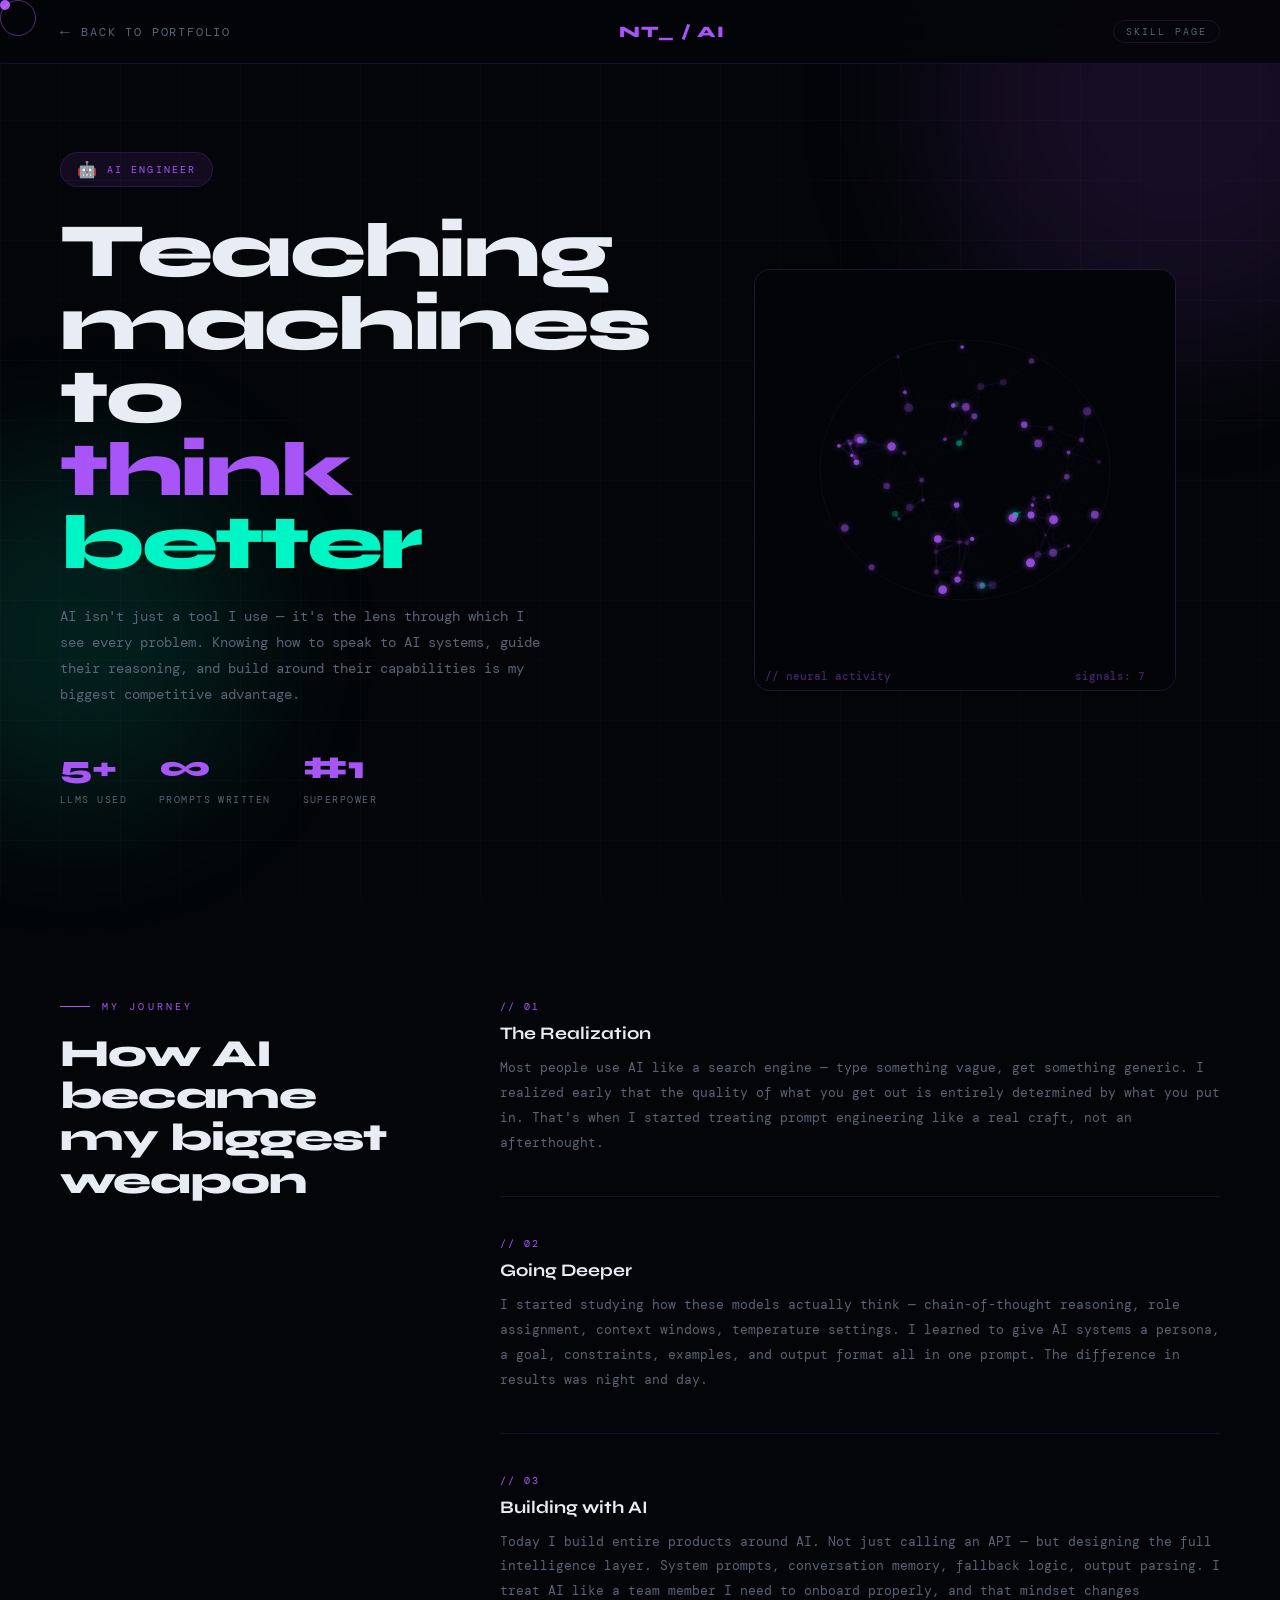
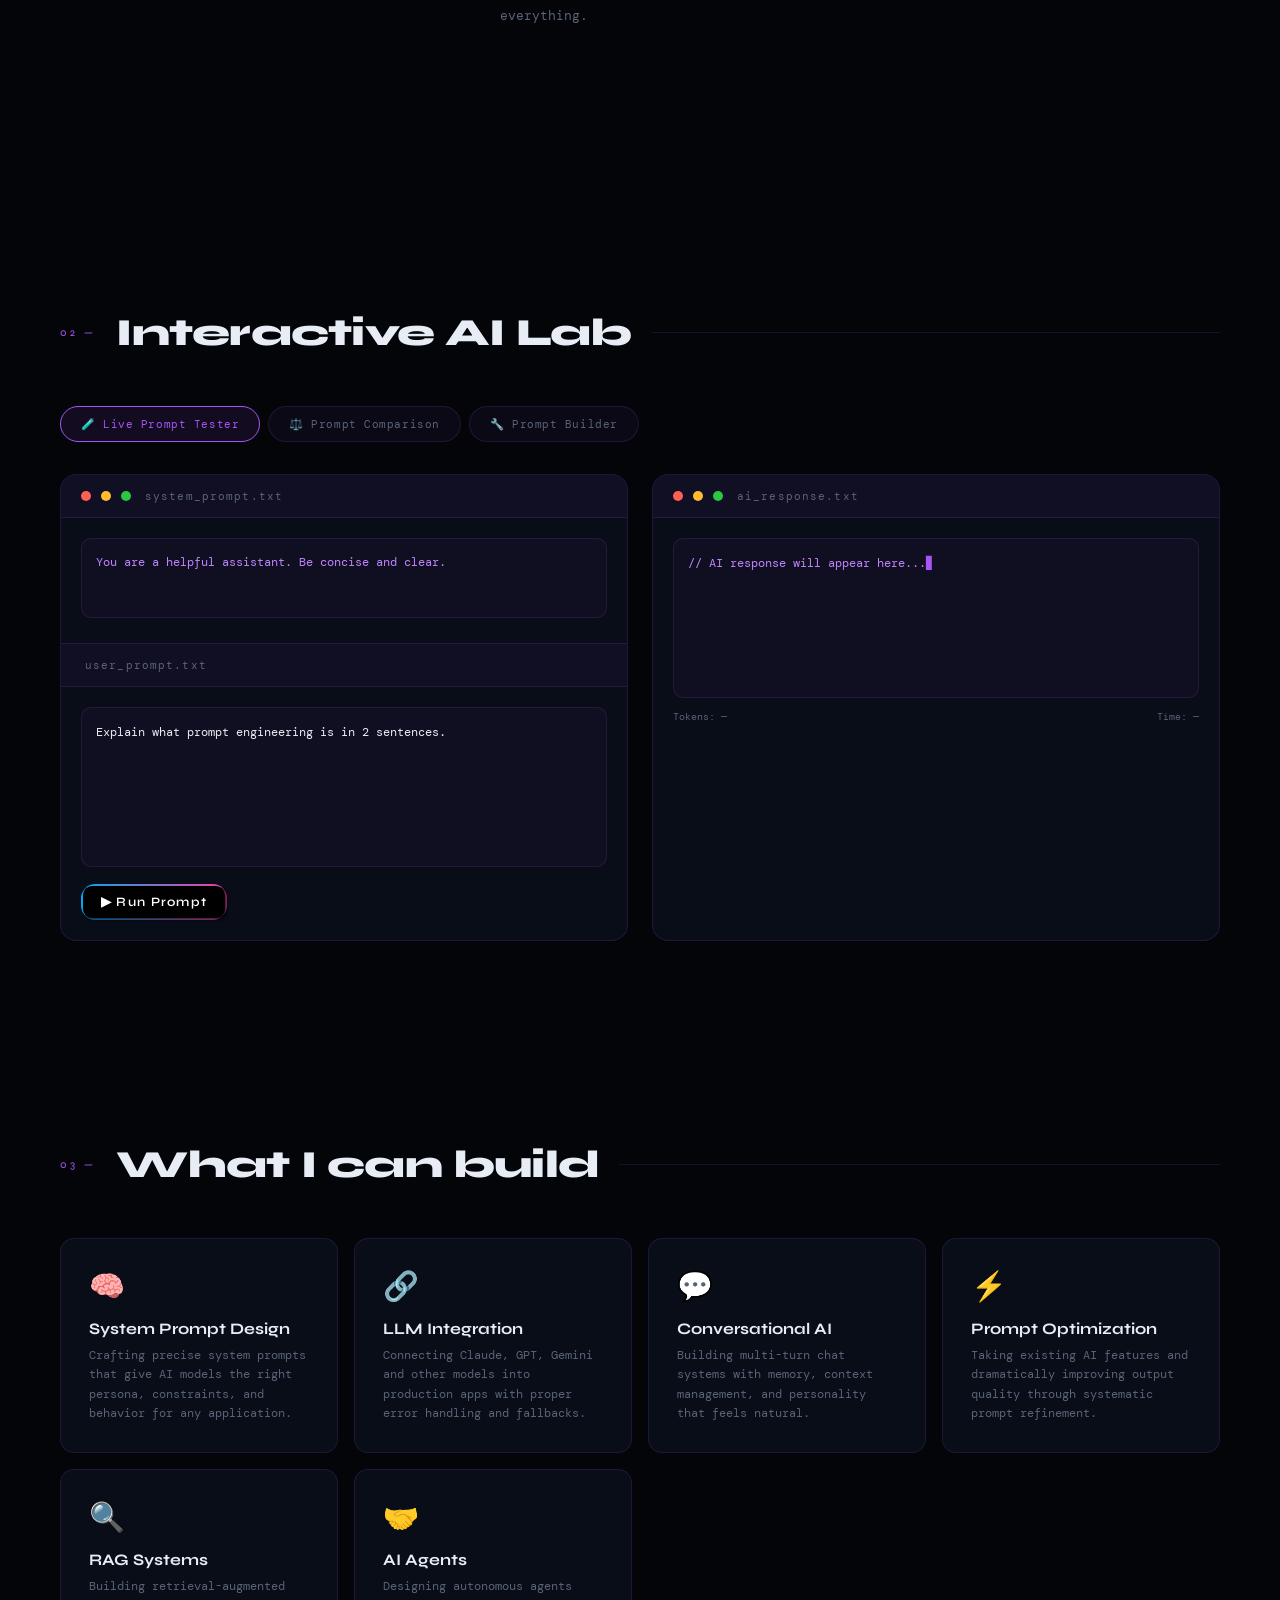
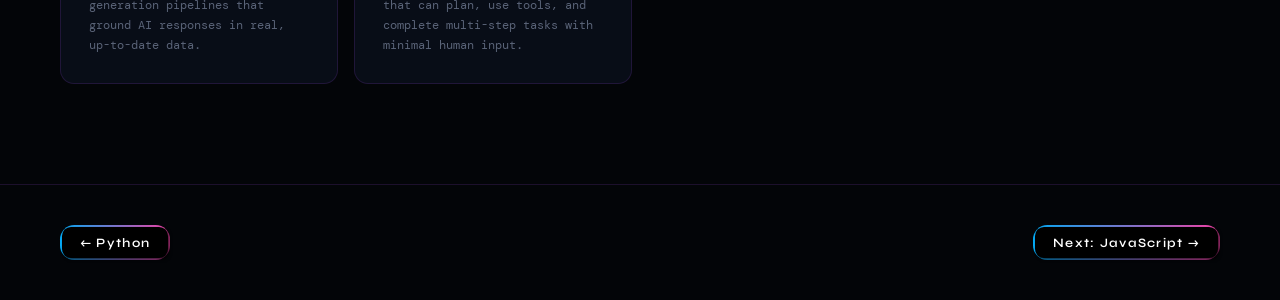
<file: skills/ai.html>
<!DOCTYPE html>
<html lang="en">
<head>
<meta charset="UTF-8">
<meta name="viewport" content="width=device-width, initial-scale=1.0">
<title>AI & Prompt Engineering — Nikola Titirinov</title>
<link href="https://fonts.googleapis.com/css2?family=Syne:wght@400;600;700;800&family=DM+Mono:wght@300;400;500&display=swap" rel="stylesheet">
<link rel="stylesheet" href="../assets/css/skills/ai.css">
</head>
<body>

<div class="cursor" id="cursor"></div>
<div class="cursor-ring" id="cursorRing"></div>
<div class="orb orb1"></div>
<div class="orb orb2"></div>

<nav>
  <a href="../index.html" class="nav-back">Back to Portfolio</a>
  <div class="nav-logo">NT_ / AI</div>
  <span class="nav-tag">Skill Page</span>
</nav>

<!-- HERO -->
<section id="hero">
  <div class="hero-left">
    <div class="hero-badge">AI Engineer</div>
    <h1 class="hero-title">
      Teaching<br>
      machines to<br>
      <span class="accent">think</span> <span class="accent2">better</span>
    </h1>
    <p class="hero-desc">
      AI isn't just a tool I use — it's the lens through which I see every problem. Knowing how to speak to AI systems, guide their reasoning, and build around their capabilities is my biggest competitive advantage.
    </p>
    <div class="hero-stats">
      <div class="hstat">
        <span class="hstat-num">5+</span>
        <span class="hstat-label">LLMs Used</span>
      </div>
      <div class="hstat">
        <span class="hstat-num">∞</span>
        <span class="hstat-label">Prompts Written</span>
      </div>
      <div class="hstat">
        <span class="hstat-num">#1</span>
        <span class="hstat-label">Superpower</span>
      </div>
    </div>
  </div>
  <div class="hero-right">
    <canvas id="brainCanvas" width="420" height="420"></canvas>
  </div>
</section>

<!-- STORY -->
<section id="story">
  <div class="story-grid reveal">
    <div>
      <div class="story-label">My Journey</div>
      <h2 class="story-title">How AI became my biggest weapon</h2>
    </div>
    <div class="story-content">
      <div class="story-block">
        <div class="story-block-num">// 01</div>
        <h3>The Realization</h3>
        <p>Most people use AI like a search engine — type something vague, get something generic. I realized early that the quality of what you get out is entirely determined by what you put in. That's when I started treating prompt engineering like a real craft, not an afterthought.</p>
      </div>
      <div class="story-block">
        <div class="story-block-num">// 02</div>
        <h3>Going Deeper</h3>
        <p>I started studying how these models actually think — chain-of-thought reasoning, role assignment, context windows, temperature settings. I learned to give AI systems a persona, a goal, constraints, examples, and output format all in one prompt. The difference in results was night and day.</p>
      </div>
      <div class="story-block">
        <div class="story-block-num">// 03</div>
        <h3>Building with AI</h3>
        <p>Today I build entire products around AI. Not just calling an API — but designing the full intelligence layer. System prompts, conversation memory, fallback logic, output parsing. I treat AI like a team member I need to onboard properly, and that mindset changes everything.</p>
      </div>
    </div>
  </div>
</section>

<!-- DEMOS -->
<section id="demo">
  <div class="section-header reveal">
    <span class="section-num">02 —</span>
    <h2 class="section-title">Interactive AI Lab</h2>
    <div class="section-line"></div>
  </div>
  <div class="demo-tabs reveal" id="mainTabs">
    <span class="demo-tab active" onclick="switchDemo('tester', this)">🧪 Live Prompt Tester</span>
    <span class="demo-tab" onclick="switchDemo('comparison', this)">⚖️ Prompt Comparison</span>
    <span class="demo-tab" onclick="switchDemo('builder', this)">🔧 Prompt Builder</span>
  </div>

  <!-- DEMO 1: LIVE TESTER -->
  <div id="demo-tester" class="reveal">
    <div class="live-tester">
      <div class="panel">
        <div class="panel-header">
          <div class="dot dot-r"></div><div class="dot dot-y"></div><div class="dot dot-g"></div>
          <span class="panel-title">system_prompt.txt</span>
        </div>
        <div class="panel-body">
          <textarea class="system-prompt-area" id="systemPrompt" placeholder="System prompt (defines AI behavior)...">You are a helpful assistant. Be concise and clear.</textarea>
        </div>
        <div class="panel-header" style="border-top: 1px solid var(--glass-border);">
          <span class="panel-title">user_prompt.txt</span>
        </div>
        <div class="panel-body">
          <textarea class="prompt-input" id="userPrompt" placeholder="Type your prompt here and click Run...">Explain what prompt engineering is in 2 sentences.</textarea>
          <div style="margin-top:12px;">
            <a class="explore-btn-wrap" onclick="runLiveTester()" style="cursor:none;">
              <span class="explore-btn">▶ Run Prompt</span>
            </a>
          </div>
        </div>
      </div>
      <div class="panel">
        <div class="panel-header">
          <div class="dot dot-r"></div><div class="dot dot-y"></div><div class="dot dot-g"></div>
          <span class="panel-title">ai_response.txt</span>
        </div>
        <div class="panel-body">
          <div class="output-box typing-cursor" id="testerOutput">// AI response will appear here...</div>
          <div class="token-bar">
            <span id="tokenCount">Tokens: —</span>
            <span id="responseTime">Time: —</span>
          </div>
        </div>
      </div>
    </div>
  </div>

  <!-- DEMO 2: COMPARISON -->
  <div id="demo-comparison" style="display:none;" class="reveal">
    <div class="comp-selector" id="compSelector">
      <span class="comp-btn active" onclick="loadComparison(0,this)">Writing Task</span>
      <span class="comp-btn" onclick="loadComparison(1,this)">Code Review</span>
      <span class="comp-btn" onclick="loadComparison(2,this)">Data Analysis</span>
      <span class="comp-btn" onclick="loadComparison(3,this)">Creative Task</span>
    </div>
    <div class="comparison-grid" id="compGrid"></div>
  </div>

  <!-- DEMO 3: BUILDER -->
  <div id="demo-builder" style="display:none;" class="reveal">
    <div class="builder-grid">
      <div class="builder-steps" id="builderSteps"></div>
      <div class="builder-output">
        <div class="panel-header">
          <div class="dot dot-r"></div><div class="dot dot-y"></div><div class="dot dot-g"></div>
          <span class="panel-title">generated_prompt.txt</span>
        </div>
        <div class="builder-result" id="builderResult">// Your prompt will be built here as you make selections...</div>
        <div class="builder-copy">
          <a class="explore-btn-wrap" onclick="copyPrompt()" style="cursor:none;">
            <span class="explore-btn">📋 Copy Prompt</span>
          </a>
        </div>
      </div>
    </div>
  </div>
</section>

<!-- CAPABILITIES -->
<section id="capabilities">
  <div class="section-header reveal">
    <span class="section-num">03 —</span>
    <h2 class="section-title">What I can build</h2>
    <div class="section-line"></div>
  </div>
  <div class="caps-grid">
    <div class="cap-card reveal"><span class="cap-icon">🧠</span><div class="cap-title">System Prompt Design</div><div class="cap-desc">Crafting precise system prompts that give AI models the right persona, constraints, and behavior for any application.</div></div>
    <div class="cap-card reveal" style="transition-delay:0.1s"><span class="cap-icon">🔗</span><div class="cap-title">LLM Integration</div><div class="cap-desc">Connecting Claude, GPT, Gemini and other models into production apps with proper error handling and fallbacks.</div></div>
    <div class="cap-card reveal" style="transition-delay:0.2s"><span class="cap-icon">💬</span><div class="cap-title">Conversational AI</div><div class="cap-desc">Building multi-turn chat systems with memory, context management, and personality that feels natural.</div></div>
    <div class="cap-card reveal" style="transition-delay:0.3s"><span class="cap-icon">⚡</span><div class="cap-title">Prompt Optimization</div><div class="cap-desc">Taking existing AI features and dramatically improving output quality through systematic prompt refinement.</div></div>
    <div class="cap-card reveal" style="transition-delay:0.4s"><span class="cap-icon">🔍</span><div class="cap-title">RAG Systems</div><div class="cap-desc">Building retrieval-augmented generation pipelines that ground AI responses in real, up-to-date data.</div></div>
    <div class="cap-card reveal" style="transition-delay:0.5s"><span class="cap-icon">🤝</span><div class="cap-title">AI Agents</div><div class="cap-desc">Designing autonomous agents that can plan, use tools, and complete multi-step tasks with minimal human input.</div></div>
  </div>
</section>

<footer class="page-footer">
  <a href="python.html" class="explore-btn-wrap"><span class="explore-btn">← Python</span></a>
  <a href="javascript.html" class="explore-btn-wrap"><span class="explore-btn">Next: JavaScript →</span></a>
</footer>

<script src="../assets/js/skills/ai.js"></script>
</body>
</html>
</file>
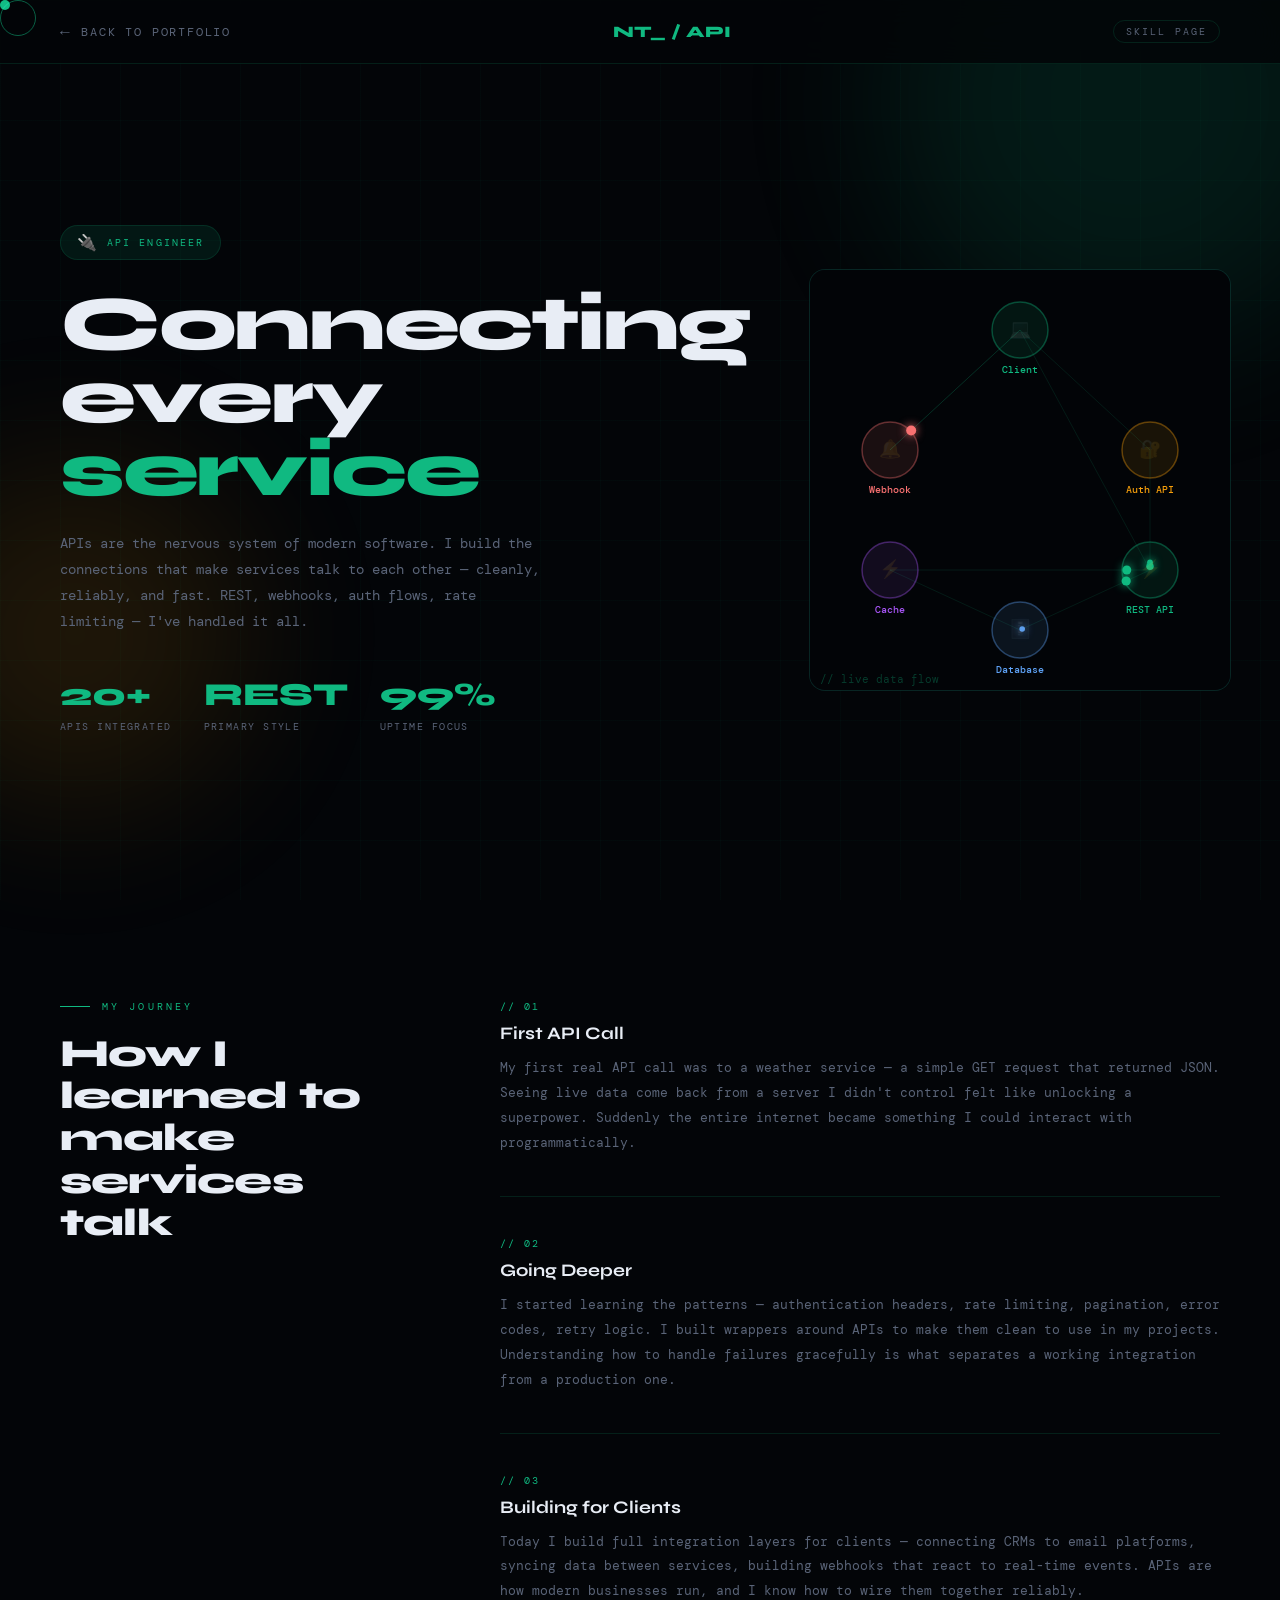
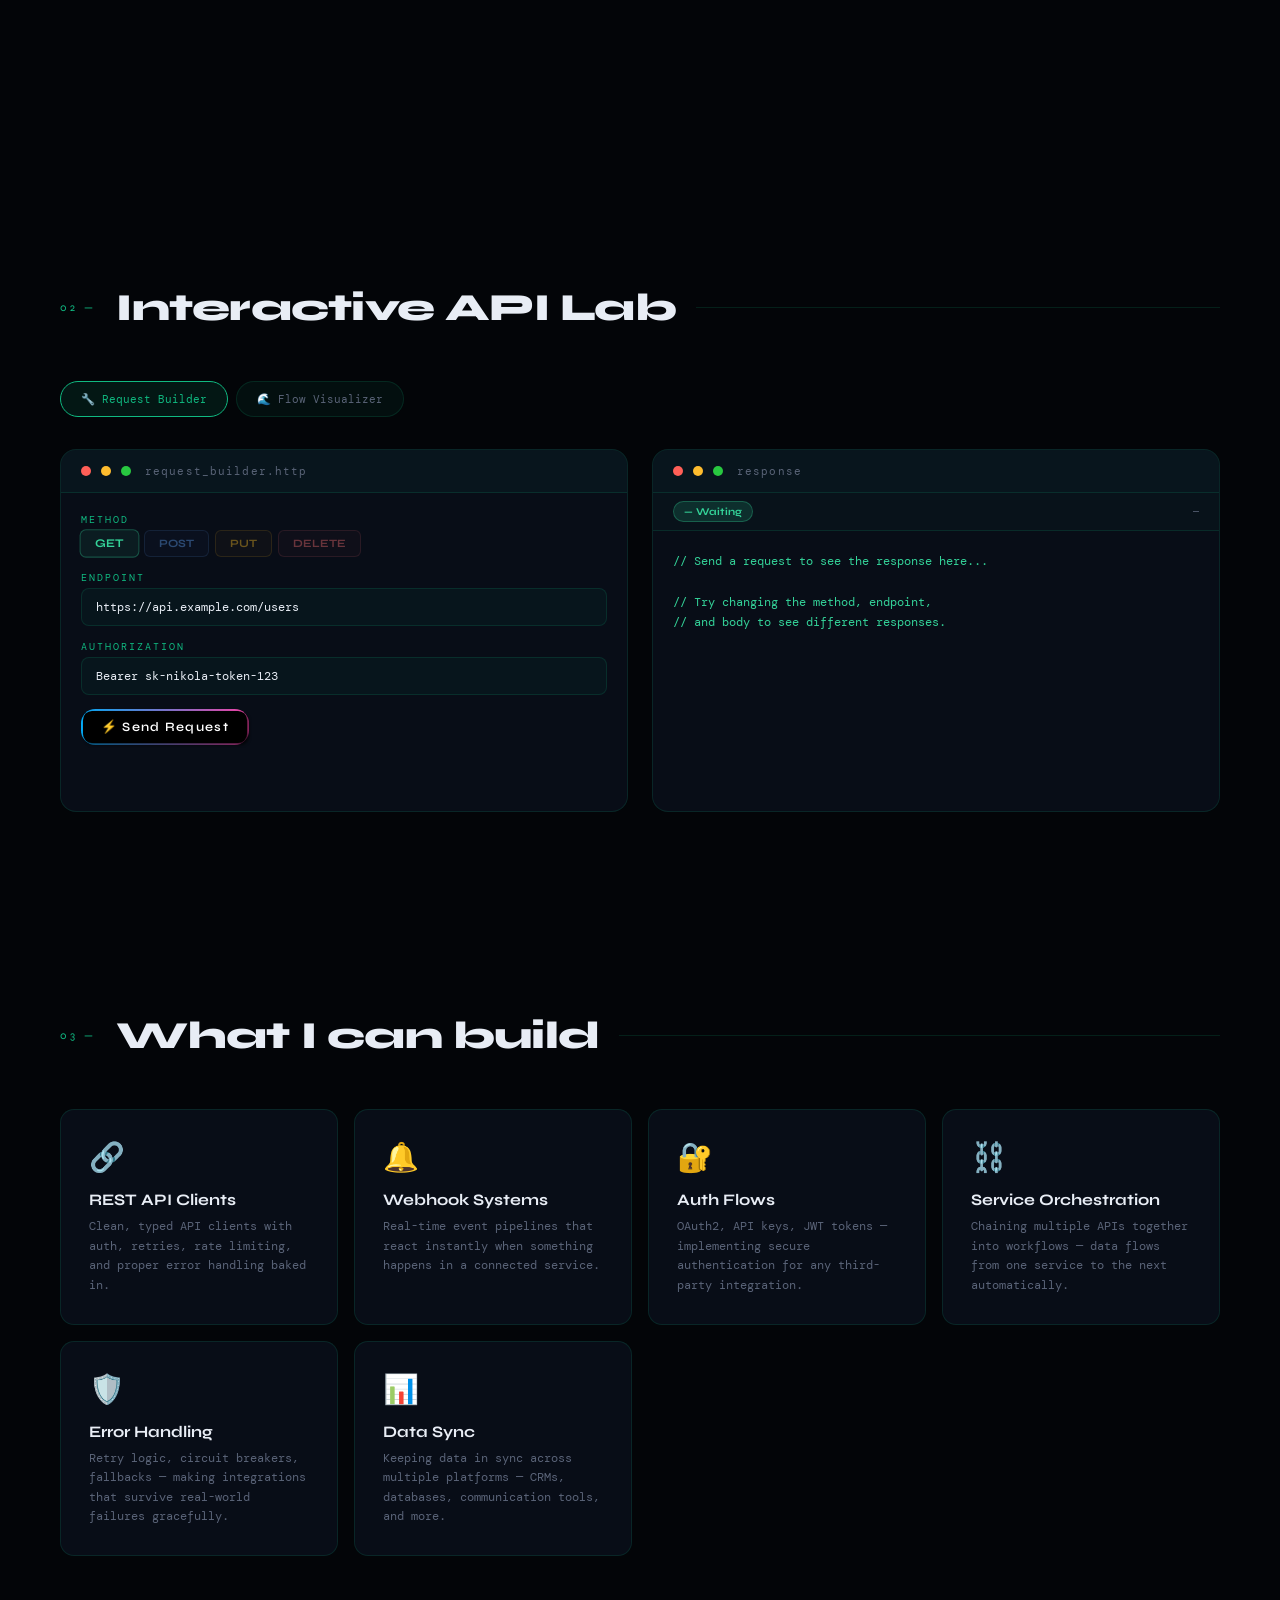
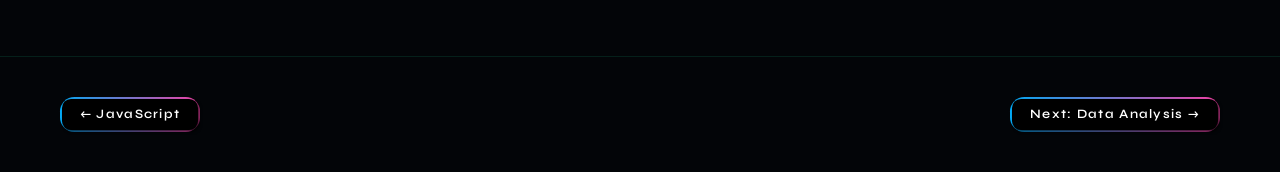
<file: skills/api.html>
<!DOCTYPE html>
<html lang="en">
<head>
<meta charset="UTF-8">
<meta name="viewport" content="width=device-width, initial-scale=1.0">
<title>API Integration — Nikola Titirinov</title>
<link href="https://fonts.googleapis.com/css2?family=Syne:wght@400;600;700;800&family=DM+Mono:wght@300;400;500&display=swap" rel="stylesheet">
<link rel="stylesheet" href="../assets/css/skills/api.css">
</head>
<body>

<div class="cursor" id="cursor"></div>
<div class="cursor-ring" id="cursorRing"></div>
<div class="orb orb1"></div>
<div class="orb orb2"></div>

<nav>
  <a href="../index.html" class="nav-back">Back to Portfolio</a>
  <div class="nav-logo">NT_ / API</div>
  <span class="nav-tag">Skill Page</span>
</nav>

<section id="hero">
  <div class="hero-left">
    <div class="hero-badge">API Engineer</div>
    <h1 class="hero-title">
      Connecting<br>
      every<br>
      <span class="accent">service</span>
    </h1>
    <p class="hero-desc">
      APIs are the nervous system of modern software. I build the connections that make services talk to each other — cleanly, reliably, and fast. REST, webhooks, auth flows, rate limiting — I've handled it all.
    </p>
    <div class="hero-stats">
      <div class="hstat"><span class="hstat-num">20+</span><span class="hstat-label">APIs Integrated</span></div>
      <div class="hstat"><span class="hstat-num">REST</span><span class="hstat-label">Primary Style</span></div>
      <div class="hstat"><span class="hstat-num">99%</span><span class="hstat-label">Uptime Focus</span></div>
    </div>
  </div>
  <div class="hero-right">
    <canvas id="apiCanvas" width="420" height="420"></canvas>
  </div>
</section>

<section id="story">
  <div class="story-grid reveal">
    <div>
      <div class="story-label">My Journey</div>
      <h2 class="story-title">How I learned to make services talk</h2>
    </div>
    <div class="story-content">
      <div class="story-block">
        <div class="story-block-num">// 01</div>
        <h3>First API Call</h3>
        <p>My first real API call was to a weather service — a simple GET request that returned JSON. Seeing live data come back from a server I didn't control felt like unlocking a superpower. Suddenly the entire internet became something I could interact with programmatically.</p>
      </div>
      <div class="story-block">
        <div class="story-block-num">// 02</div>
        <h3>Going Deeper</h3>
        <p>I started learning the patterns — authentication headers, rate limiting, pagination, error codes, retry logic. I built wrappers around APIs to make them clean to use in my projects. Understanding how to handle failures gracefully is what separates a working integration from a production one.</p>
      </div>
      <div class="story-block">
        <div class="story-block-num">// 03</div>
        <h3>Building for Clients</h3>
        <p>Today I build full integration layers for clients — connecting CRMs to email platforms, syncing data between services, building webhooks that react to real-time events. APIs are how modern businesses run, and I know how to wire them together reliably.</p>
      </div>
    </div>
  </div>
</section>

<section id="demo">
  <div class="section-header reveal">
    <span class="section-num">02 —</span>
    <h2 class="section-title">Interactive API Lab</h2>
    <div class="section-line"></div>
  </div>
  <div class="demo-tabs reveal">
    <span class="demo-tab active" onclick="switchDemo('builder',this)">🔧 Request Builder</span>
    <span class="demo-tab" onclick="switchDemo('flow',this)">🌊 Flow Visualizer</span>
  </div>

  <!-- REQUEST BUILDER -->
  <div id="demo-builder" class="reveal">
    <div class="request-builder">
      <div class="panel">
        <div class="panel-header">
          <div class="dot dot-r"></div><div class="dot dot-y"></div><div class="dot dot-g"></div>
          <span class="panel-title">request_builder.http</span>
        </div>
        <div class="panel-body">
          <div>
            <div class="field-label">Method</div>
            <div class="method-select">
              <span class="method-btn GET active" onclick="setMethod('GET',this)">GET</span>
              <span class="method-btn POST" onclick="setMethod('POST',this)">POST</span>
              <span class="method-btn PUT" onclick="setMethod('PUT',this)">PUT</span>
              <span class="method-btn DELETE" onclick="setMethod('DELETE',this)">DELETE</span>
            </div>
          </div>
          <div>
            <div class="field-label">Endpoint</div>
            <input class="field-input" id="endpoint" value="https://api.example.com/users" placeholder="https://api.example.com/endpoint">
          </div>
          <div>
            <div class="field-label">Authorization</div>
            <input class="field-input" id="authHeader" value="Bearer sk-nikola-token-123" placeholder="Bearer your-token-here">
          </div>
          <div id="bodyField">
            <div class="field-label">Request Body (JSON)</div>
            <textarea class="body-input" id="reqBody">{\n  "name": "Nikola",\n  "role": "developer"\n}</textarea>
          </div>
          <div>
            <a class="explore-btn-wrap" onclick="sendRequest()" style="cursor:none;"><span class="explore-btn">⚡ Send Request</span></a>
          </div>
        </div>
      </div>
      <div class="panel response-panel">
        <div class="panel-header">
          <div class="dot dot-r"></div><div class="dot dot-y"></div><div class="dot dot-g"></div>
          <span class="panel-title">response</span>
        </div>
        <div class="response-header">
          <span class="status-badge status-200" id="statusBadge">— Waiting</span>
          <span class="response-time" id="respTime">—</span>
        </div>
        <div class="response-body" id="responseBody">// Send a request to see the response here...

// Try changing the method, endpoint,
// and body to see different responses.</div>
      </div>
    </div>
  </div>

  <!-- FLOW VISUALIZER -->
  <div id="demo-flow" style="display:none;" class="reveal">
    <div class="flow-viz">
      <div class="flow-controls">
        <span style="font-size:0.7rem;color:var(--muted);margin-right:8px;">Simulate:</span>
        <span class="flow-btn" onclick="triggerFlow('auth')">🔐 Auth Flow</span>
        <span class="flow-btn" onclick="triggerFlow('crud')">📦 CRUD Operations</span>
        <span class="flow-btn" onclick="triggerFlow('webhook')">🔔 Webhook Event</span>
        <span class="flow-btn" onclick="triggerFlow('chain')">⛓️ Chained APIs</span>
        <span class="flow-btn" onclick="triggerFlow('error')">💥 Error & Retry</span>
      </div>
      <canvas id="flowCanvas2" height="380"></canvas>
      <div class="flow-log" id="flowLog">
        <div class="flow-entry">// Click a scenario above to visualize the API flow...</div>
      </div>
    </div>
  </div>
</section>

<section id="capabilities">
  <div class="section-header reveal">
    <span class="section-num">03 —</span>
    <h2 class="section-title">What I can build</h2>
    <div class="section-line"></div>
  </div>
  <div class="caps-grid">
    <div class="cap-card reveal"><span class="cap-icon">🔗</span><div class="cap-title">REST API Clients</div><div class="cap-desc">Clean, typed API clients with auth, retries, rate limiting, and proper error handling baked in.</div></div>
    <div class="cap-card reveal" style="transition-delay:0.1s"><span class="cap-icon">🔔</span><div class="cap-title">Webhook Systems</div><div class="cap-desc">Real-time event pipelines that react instantly when something happens in a connected service.</div></div>
    <div class="cap-card reveal" style="transition-delay:0.2s"><span class="cap-icon">🔐</span><div class="cap-title">Auth Flows</div><div class="cap-desc">OAuth2, API keys, JWT tokens — implementing secure authentication for any third-party integration.</div></div>
    <div class="cap-card reveal" style="transition-delay:0.3s"><span class="cap-icon">⛓️</span><div class="cap-title">Service Orchestration</div><div class="cap-desc">Chaining multiple APIs together into workflows — data flows from one service to the next automatically.</div></div>
    <div class="cap-card reveal" style="transition-delay:0.4s"><span class="cap-icon">🛡️</span><div class="cap-title">Error Handling</div><div class="cap-desc">Retry logic, circuit breakers, fallbacks — making integrations that survive real-world failures gracefully.</div></div>
    <div class="cap-card reveal" style="transition-delay:0.5s"><span class="cap-icon">📊</span><div class="cap-title">Data Sync</div><div class="cap-desc">Keeping data in sync across multiple platforms — CRMs, databases, communication tools, and more.</div></div>
  </div>
</section>

<footer class="page-footer">
  <a href="javascript.html" class="explore-btn-wrap"><span class="explore-btn">← JavaScript</span></a>
  <a href="data.html" class="explore-btn-wrap"><span class="explore-btn">Next: Data Analysis →</span></a>
</footer>

<script src="../assets/js/skills/api.js"></script>
</body>
</html>
</file>
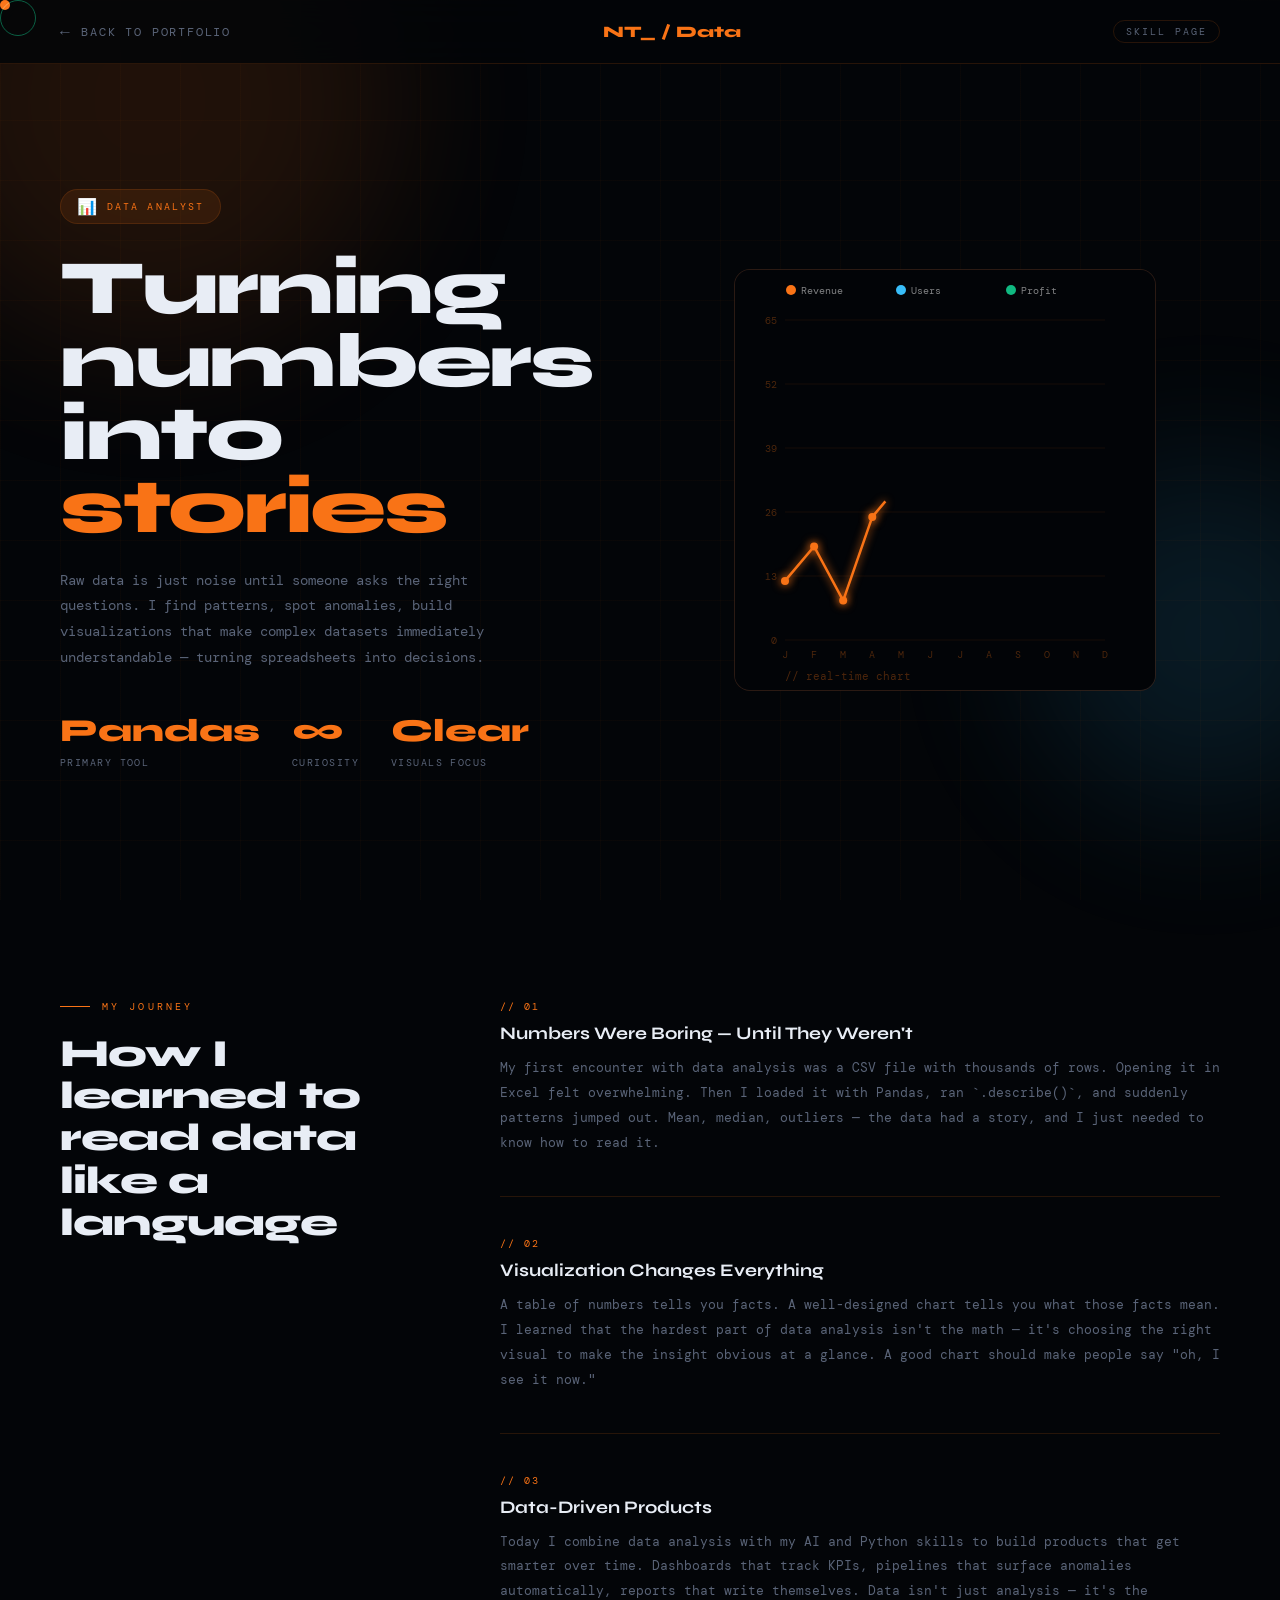
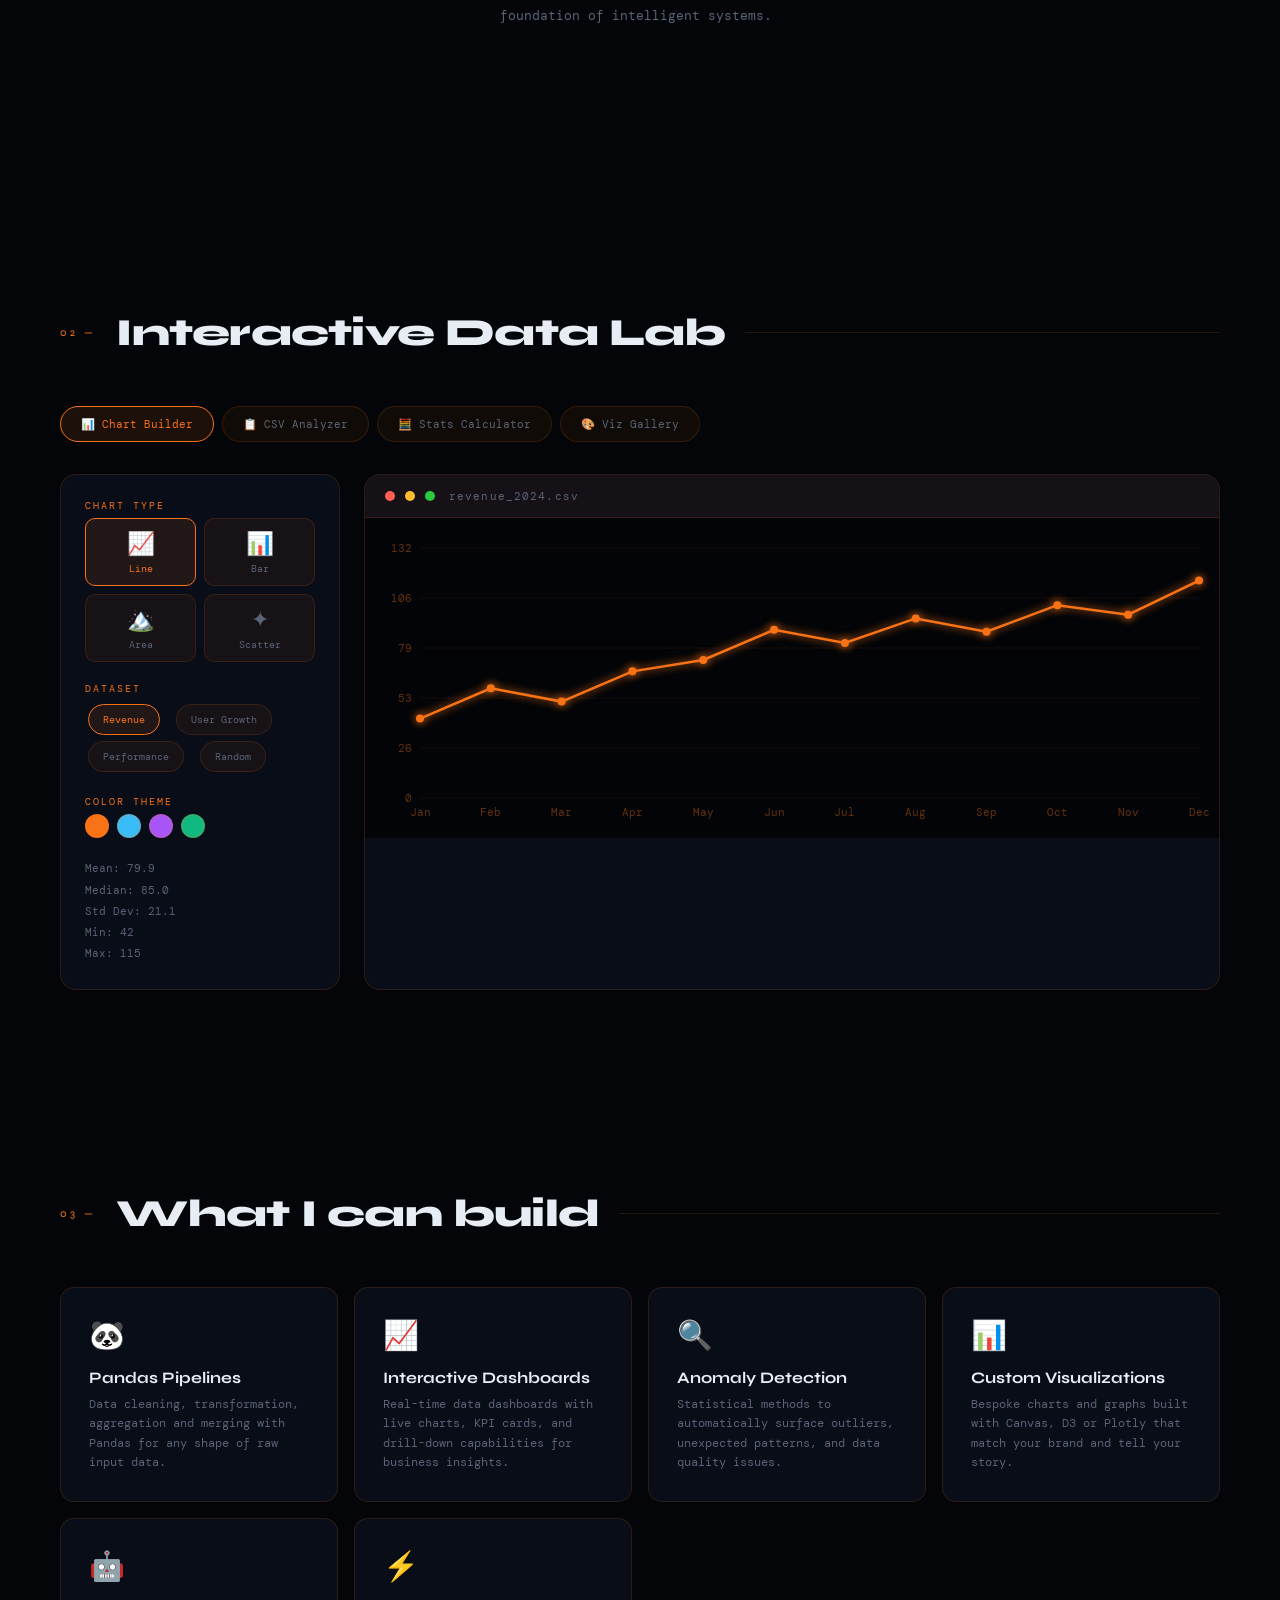
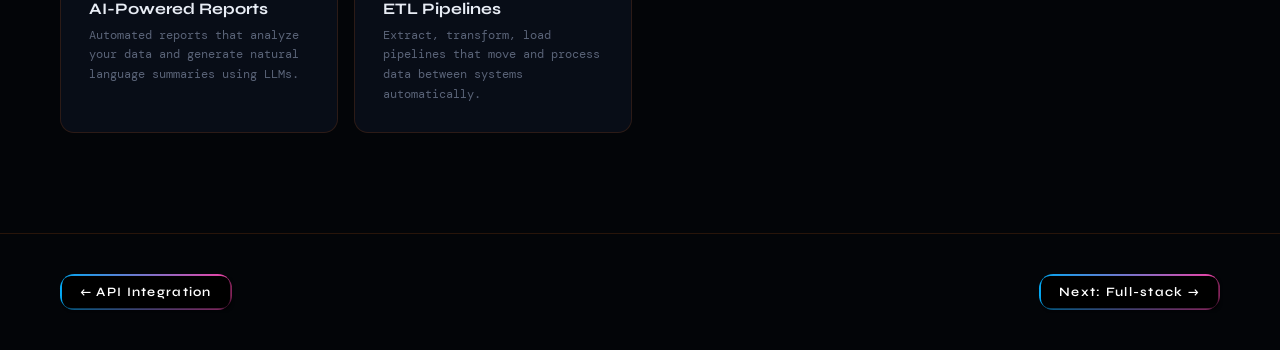
<file: skills/data.html>
<!DOCTYPE html>
<html lang="en">
<head>
<meta charset="UTF-8">
<meta name="viewport" content="width=device-width, initial-scale=1.0">
<title>Data Analysis — Nikola Titirinov</title>
<link href="https://fonts.googleapis.com/css2?family=Syne:wght@400;600;700;800&family=DM+Mono:wght@300;400;500&display=swap" rel="stylesheet">
<link rel="stylesheet" href="../assets/css/skills/data.css">
</head>
<body>
<div class="cursor" id="cursor"></div>
<div class="cursor-ring" id="cursorRing"></div>
<div class="orb orb1"></div>
<div class="orb orb2"></div>

<nav>
  <a href="../index.html" class="nav-back">Back to Portfolio</a>
  <div class="nav-logo">NT_ / Data</div>
  <span class="nav-tag">Skill Page</span>
</nav>

<section id="hero">
  <div class="hero-left">
    <div class="hero-badge">Data Analyst</div>
    <h1 class="hero-title">
      Turning<br>
      numbers into<br>
      <span class="accent">stories</span>
    </h1>
    <p class="hero-desc">
      Raw data is just noise until someone asks the right questions. I find patterns, spot anomalies, build visualizations that make complex datasets immediately understandable — turning spreadsheets into decisions.
    </p>
    <div class="hero-stats">
      <div class="hstat"><span class="hstat-num">Pandas</span><span class="hstat-label">Primary Tool</span></div>
      <div class="hstat"><span class="hstat-num">∞</span><span class="hstat-label">Curiosity</span></div>
      <div class="hstat"><span class="hstat-num">Clear</span><span class="hstat-label">Visuals Focus</span></div>
    </div>
  </div>
  <div class="hero-right">
    <canvas id="heroChart" width="420" height="420"></canvas>
  </div>
</section>

<section id="story">
  <div class="story-grid reveal">
    <div>
      <div class="story-label">My Journey</div>
      <h2 class="story-title">How I learned to read data like a language</h2>
    </div>
    <div class="story-content">
      <div class="story-block">
        <div class="story-block-num">// 01</div>
        <h3>Numbers Were Boring — Until They Weren't</h3>
        <p>My first encounter with data analysis was a CSV file with thousands of rows. Opening it in Excel felt overwhelming. Then I loaded it with Pandas, ran `.describe()`, and suddenly patterns jumped out. Mean, median, outliers — the data had a story, and I just needed to know how to read it.</p>
      </div>
      <div class="story-block">
        <div class="story-block-num">// 02</div>
        <h3>Visualization Changes Everything</h3>
        <p>A table of numbers tells you facts. A well-designed chart tells you what those facts mean. I learned that the hardest part of data analysis isn't the math — it's choosing the right visual to make the insight obvious at a glance. A good chart should make people say "oh, I see it now."</p>
      </div>
      <div class="story-block">
        <div class="story-block-num">// 03</div>
        <h3>Data-Driven Products</h3>
        <p>Today I combine data analysis with my AI and Python skills to build products that get smarter over time. Dashboards that track KPIs, pipelines that surface anomalies automatically, reports that write themselves. Data isn't just analysis — it's the foundation of intelligent systems.</p>
      </div>
    </div>
  </div>
</section>

<section id="demo">
  <div class="section-header reveal">
    <span class="section-num">02 —</span>
    <h2 class="section-title">Interactive Data Lab</h2>
    <div class="section-line"></div>
  </div>
  <div class="demo-tabs reveal">
    <span class="demo-tab active" onclick="switchDemo('chart',this)">📊 Chart Builder</span>
    <span class="demo-tab" onclick="switchDemo('csv',this)">📋 CSV Analyzer</span>
    <span class="demo-tab" onclick="switchDemo('stats',this)">🧮 Stats Calculator</span>
    <span class="demo-tab" onclick="switchDemo('gallery',this)">🎨 Viz Gallery</span>
  </div>

  <!-- DEMO 1: CHART BUILDER -->
  <div id="demo-chart" class="reveal">
    <div class="chart-builder">
      <div class="builder-sidebar">
        <div>
          <span class="field-label">Chart Type</span>
          <div class="chart-type-grid">
            <div class="chart-type-btn active" onclick="setChartType('line',this)"><span class="chart-type-icon">📈</span>Line</div>
            <div class="chart-type-btn" onclick="setChartType('bar',this)"><span class="chart-type-icon">📊</span>Bar</div>
            <div class="chart-type-btn" onclick="setChartType('area',this)"><span class="chart-type-icon">🏔️</span>Area</div>
            <div class="chart-type-btn" onclick="setChartType('scatter',this)"><span class="chart-type-icon">✦</span>Scatter</div>
          </div>
        </div>
        <div>
          <span class="field-label">Dataset</span>
          <div>
            <span class="dataset-btn active" onclick="setDataset('revenue',this)">Revenue</span>
            <span class="dataset-btn" onclick="setDataset('users',this)">User Growth</span>
            <span class="dataset-btn" onclick="setDataset('performance',this)">Performance</span>
            <span class="dataset-btn" onclick="setDataset('random',this)">Random</span>
          </div>
        </div>
        <div>
          <span class="field-label">Color Theme</span>
          <div style="display:flex;gap:8px;flex-wrap:wrap;">
            <div style="width:24px;height:24px;border-radius:50%;background:#f97316;cursor:none;border:2px solid var(--glass-border);" class="color-pick active" onclick="setChartColor('#f97316',this)"></div>
            <div style="width:24px;height:24px;border-radius:50%;background:#38bdf8;cursor:none;border:2px solid var(--glass-border);" class="color-pick" onclick="setChartColor('#38bdf8',this)"></div>
            <div style="width:24px;height:24px;border-radius:50%;background:#a855f7;cursor:none;border:2px solid var(--glass-border);" class="color-pick" onclick="setChartColor('#a855f7',this)"></div>
            <div style="width:24px;height:24px;border-radius:50%;background:#10b981;cursor:none;border:2px solid var(--glass-border);" class="color-pick" onclick="setChartColor('#10b981',this)"></div>
          </div>
        </div>
        <div id="chartStats" style="font-size:0.7rem;line-height:1.9;color:var(--muted);"></div>
      </div>
      <div class="chart-canvas-wrap">
        <div class="panel-header">
          <div class="dot dot-r"></div><div class="dot dot-y"></div><div class="dot dot-g"></div>
          <span class="panel-title" id="chartTitle">revenue_2024.csv</span>
        </div>
        <canvas id="chartCanvas" height="320"></canvas>
      </div>
    </div>
  </div>

  <!-- DEMO 2: CSV ANALYZER -->
  <div id="demo-csv" style="display:none;" class="reveal">
    <div class="csv-grid">
      <div class="panel">
        <div class="panel-header">
          <div class="dot dot-r"></div><div class="dot dot-y"></div><div class="dot dot-g"></div>
          <span class="panel-title">paste_data.csv</span>
        </div>
        <div style="padding:20px;">
          <textarea class="csv-input" id="csvInput" spellcheck="false">name,age,salary,department,experience
Alice,28,72000,Engineering,3
Bob,35,95000,Engineering,8
Carol,31,68000,Marketing,5
Dave,42,115000,Engineering,15
Eve,26,55000,Marketing,2
Frank,38,88000,Engineering,10
Grace,29,71000,Design,4
Henry,45,125000,Management,18
Iris,33,78000,Design,7
Jack,27,62000,Marketing,3</textarea>
          <div style="margin-top:14px;">
            <a class="explore-btn-wrap" onclick="analyzeCSV()" style="cursor:none;"><span class="explore-btn">🔍 Analyze Data</span></a>
          </div>
        </div>
      </div>
      <div class="insights-panel">
        <div class="panel-header">
          <div class="dot dot-r"></div><div class="dot dot-y"></div><div class="dot dot-g"></div>
          <span class="panel-title">insights.json</span>
        </div>
        <div class="insights-body" id="insightsBody">
          <div style="color:var(--muted);font-size:0.78rem;padding:10px;">// Click Analyze to see insights...</div>
        </div>
      </div>
    </div>
  </div>

  <!-- DEMO 3: STATS CALCULATOR -->
  <div id="demo-stats" style="display:none;" class="reveal">
    <div class="stats-grid">
      <div class="stats-input-area">
        <span class="field-label">Enter Numbers (comma or newline separated)</span>
        <textarea class="numbers-input" id="numbersInput" oninput="calcStats()">23, 45, 12, 67, 34, 89, 56, 78, 41, 29, 93, 15, 62, 48, 71</textarea>
        <div class="preset-btns">
          <span class="preset-btn" onclick="loadPreset('normal')">Normal dist</span>
          <span class="preset-btn" onclick="loadPreset('skewed')">Skewed data</span>
          <span class="preset-btn" onclick="loadPreset('outlier')">With outliers</span>
          <span class="preset-btn" onclick="loadPreset('uniform')">Uniform</span>
        </div>
        <div class="distribution-wrap" style="margin-top:20px;">
          <span class="field-label">Distribution Histogram</span>
          <canvas id="distCanvas" height="120"></canvas>
        </div>
      </div>
      <div class="stats-results" id="statsResults">
        <div style="color:var(--muted);font-size:0.78rem;">// Type numbers to calculate stats...</div>
      </div>
    </div>
  </div>

  <!-- DEMO 4: VIZ GALLERY -->
  <div id="demo-gallery" style="display:none;" class="reveal">
    <div class="gallery-grid">
      <div class="gallery-item"><canvas id="gc1" height="200"></canvas><div class="gallery-label">Pie Chart <span>market share</span></div></div>
      <div class="gallery-item"><canvas id="gc2" height="200"></canvas><div class="gallery-label">Heatmap <span>activity matrix</span></div></div>
      <div class="gallery-item"><canvas id="gc3" height="200"></canvas><div class="gallery-label">Bubble Chart <span>multi-variable</span></div></div>
      <div class="gallery-item"><canvas id="gc4" height="200"></canvas><div class="gallery-label">Radar Chart <span>skill comparison</span></div></div>
    </div>
  </div>
</section>

<section id="capabilities">
  <div class="section-header reveal">
    <span class="section-num">03 —</span>
    <h2 class="section-title">What I can build</h2>
    <div class="section-line"></div>
  </div>
  <div class="caps-grid">
    <div class="cap-card reveal"><span class="cap-icon">🐼</span><div class="cap-title">Pandas Pipelines</div><div class="cap-desc">Data cleaning, transformation, aggregation and merging with Pandas for any shape of raw input data.</div></div>
    <div class="cap-card reveal" style="transition-delay:0.1s"><span class="cap-icon">📈</span><div class="cap-title">Interactive Dashboards</div><div class="cap-desc">Real-time data dashboards with live charts, KPI cards, and drill-down capabilities for business insights.</div></div>
    <div class="cap-card reveal" style="transition-delay:0.2s"><span class="cap-icon">🔍</span><div class="cap-title">Anomaly Detection</div><div class="cap-desc">Statistical methods to automatically surface outliers, unexpected patterns, and data quality issues.</div></div>
    <div class="cap-card reveal" style="transition-delay:0.3s"><span class="cap-icon">📊</span><div class="cap-title">Custom Visualizations</div><div class="cap-desc">Bespoke charts and graphs built with Canvas, D3 or Plotly that match your brand and tell your story.</div></div>
    <div class="cap-card reveal" style="transition-delay:0.4s"><span class="cap-icon">🤖</span><div class="cap-title">AI-Powered Reports</div><div class="cap-desc">Automated reports that analyze your data and generate natural language summaries using LLMs.</div></div>
    <div class="cap-card reveal" style="transition-delay:0.5s"><span class="cap-icon">⚡</span><div class="cap-title">ETL Pipelines</div><div class="cap-desc">Extract, transform, load pipelines that move and process data between systems automatically.</div></div>
  </div>
</section>

<footer class="page-footer">
  <a href="api.html" class="explore-btn-wrap"><span class="explore-btn">← API Integration</span></a>
  <a href="fullstack.html" class="explore-btn-wrap"><span class="explore-btn">Next: Full-stack →</span></a>
</footer>

<script src="../assets/js/skills/data.js"></script>
</body>
</html>
</file>
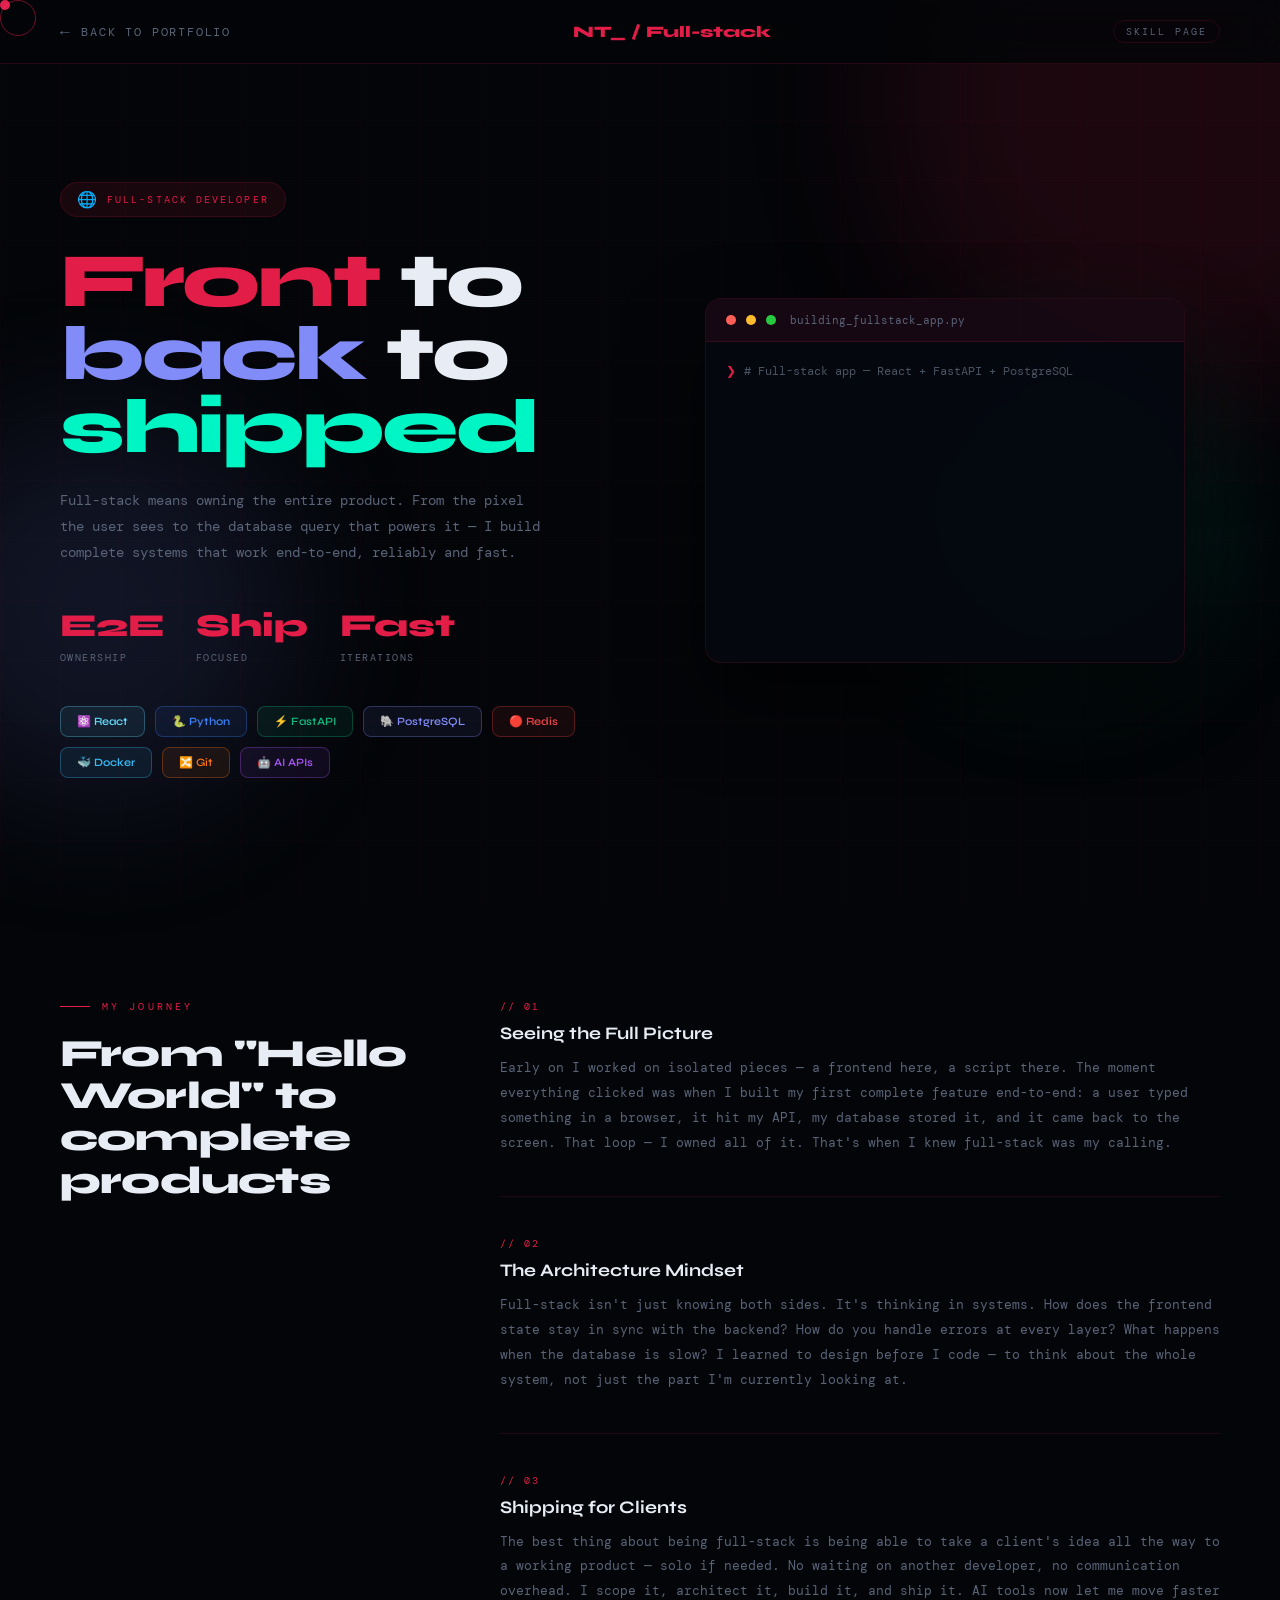
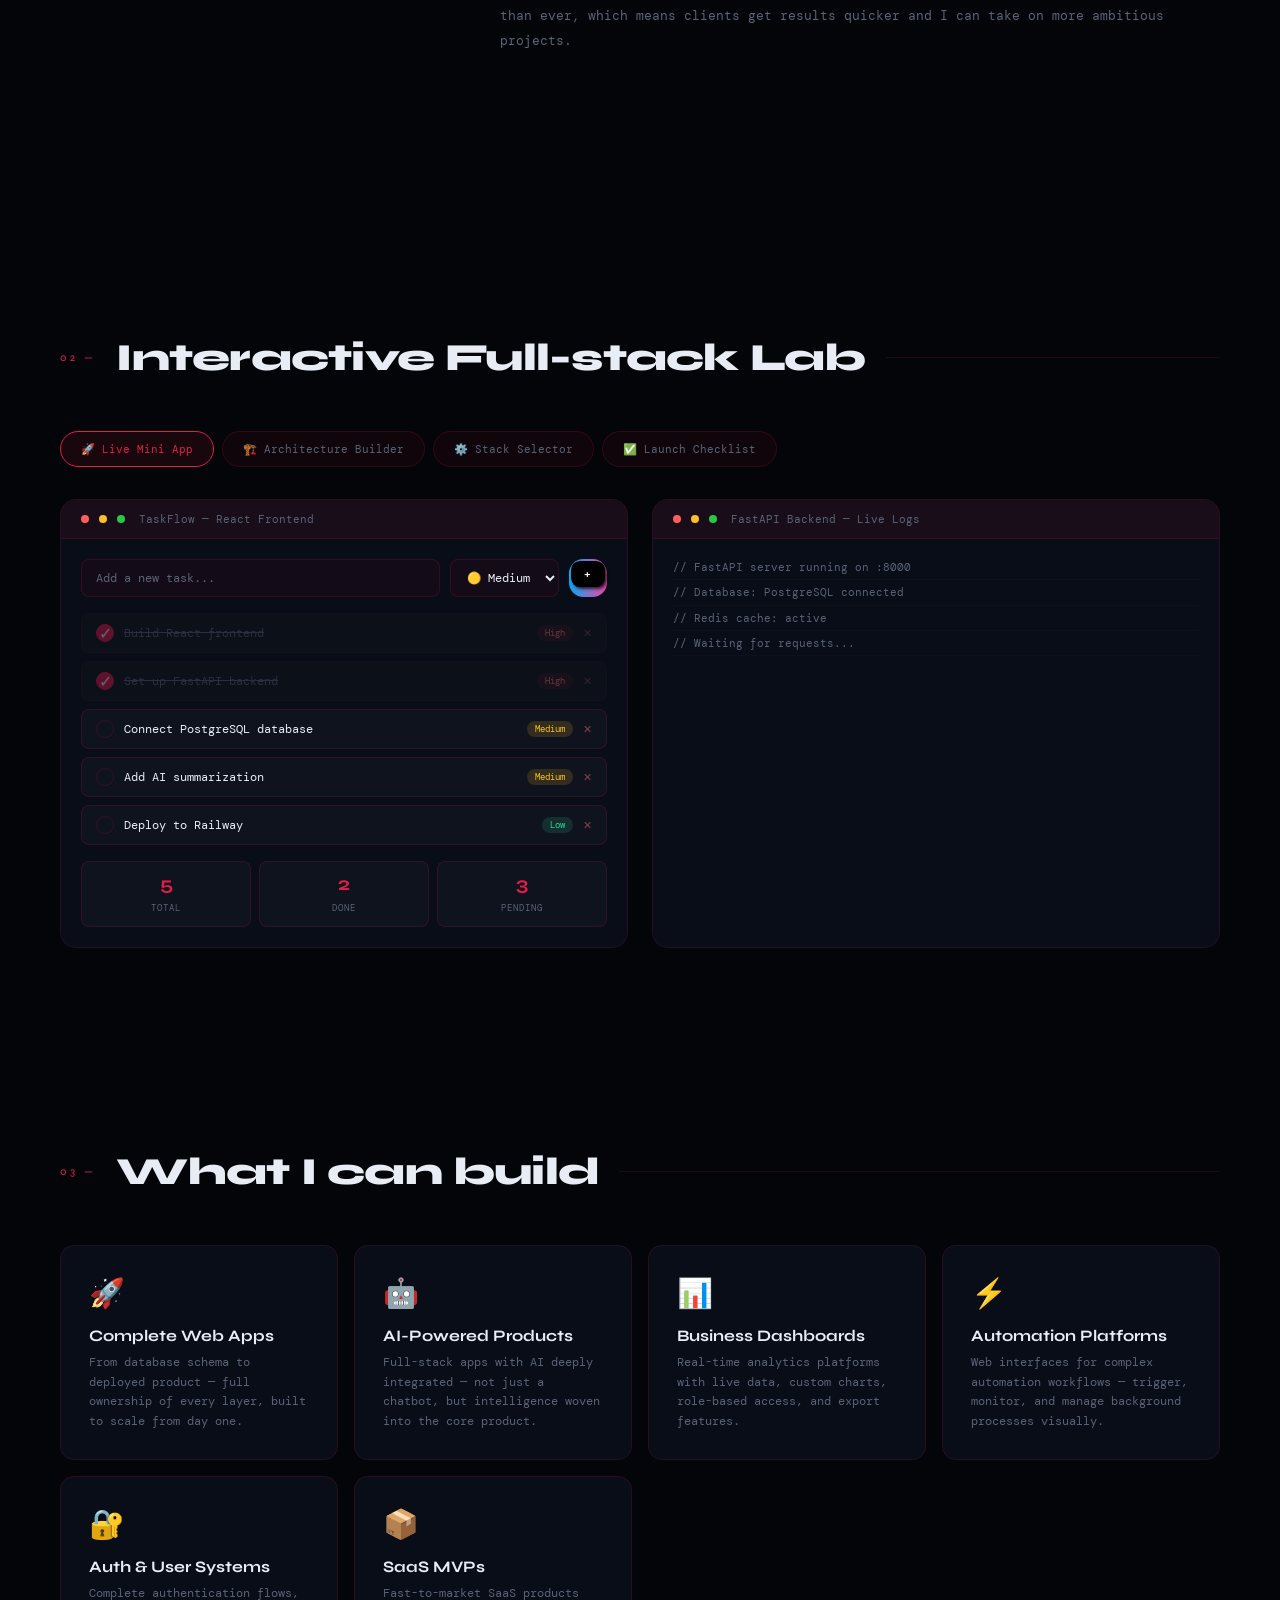
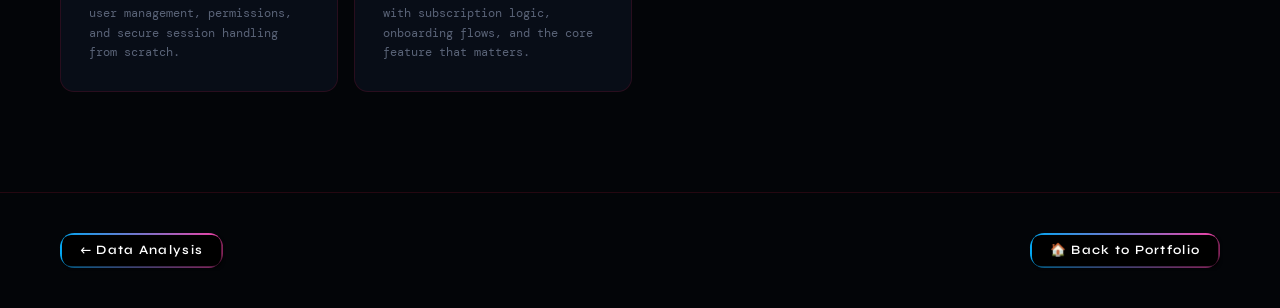
<file: skills/fullstack.html>
<!DOCTYPE html>
<html lang="en">
<head>
<meta charset="UTF-8">
<meta name="viewport" content="width=device-width, initial-scale=1.0">
<title>Full-stack Development — Nikola Titirinov</title>
<link href="https://fonts.googleapis.com/css2?family=Syne:wght@400;600;700;800&family=DM+Mono:wght@300;400;500&display=swap" rel="stylesheet">
<link rel="stylesheet" href="../assets/css/skills/fullstack.css">
</head>
<body>
<div class="cursor" id="cursor"></div>
<div class="cursor-ring" id="cursorRing"></div>
<div class="orb orb1"></div>
<div class="orb orb2"></div>
<div class="orb orb3"></div>

<nav>
  <a href="../index.html" class="nav-back">Back to Portfolio</a>
  <div class="nav-logo">NT_ / Full-stack</div>
  <span class="nav-tag">Skill Page</span>
</nav>

<section id="hero">
  <div class="hero-left">
    <div class="hero-badge">Full-stack Developer</div>
    <h1 class="hero-title">
      <span class="accent">Front</span> to<br>
      <span class="accent2">back</span> to<br>
      <span class="accent3">shipped</span>
    </h1>
    <p class="hero-desc">
      Full-stack means owning the entire product. From the pixel the user sees to the database query that powers it — I build complete systems that work end-to-end, reliably and fast.
    </p>
    <div class="hero-stats">
      <div class="hstat"><span class="hstat-num">E2E</span><span class="hstat-label">Ownership</span></div>
      <div class="hstat"><span class="hstat-num">Ship</span><span class="hstat-label">Focused</span></div>
      <div class="hstat"><span class="hstat-num">Fast</span><span class="hstat-label">Iterations</span></div>
    </div>
    <div class="stack-showcase">
      <span class="stack-badge sb-react">⚛️ React</span>
      <span class="stack-badge sb-python">🐍 Python</span>
      <span class="stack-badge sb-fastapi">⚡ FastAPI</span>
      <span class="stack-badge sb-postgres">🐘 PostgreSQL</span>
      <span class="stack-badge sb-redis">🔴 Redis</span>
      <span class="stack-badge sb-docker">🐳 Docker</span>
      <span class="stack-badge sb-git">🔀 Git</span>
      <span class="stack-badge sb-ai">🤖 AI APIs</span>
    </div>
  </div>
  <div class="hero-right">
    <div class="code-terminal">
      <div class="terminal-header">
        <div class="t-dot t-dot-r"></div><div class="t-dot t-dot-y"></div><div class="t-dot t-dot-g"></div>
        <span class="terminal-title">building_fullstack_app.py</span>
      </div>
      <div class="terminal-body" id="terminalBody"></div>
    </div>
  </div>
</section>

<section id="story">
  <div class="story-grid reveal">
    <div>
      <div class="story-label">My Journey</div>
      <h2 class="story-title">From "Hello World" to complete products</h2>
    </div>
    <div class="story-content">
      <div class="story-block">
        <div class="story-block-num">// 01</div>
        <h3>Seeing the Full Picture</h3>
        <p>Early on I worked on isolated pieces — a frontend here, a script there. The moment everything clicked was when I built my first complete feature end-to-end: a user typed something in a browser, it hit my API, my database stored it, and it came back to the screen. That loop — I owned all of it. That's when I knew full-stack was my calling.</p>
      </div>
      <div class="story-block">
        <div class="story-block-num">// 02</div>
        <h3>The Architecture Mindset</h3>
        <p>Full-stack isn't just knowing both sides. It's thinking in systems. How does the frontend state stay in sync with the backend? How do you handle errors at every layer? What happens when the database is slow? I learned to design before I code — to think about the whole system, not just the part I'm currently looking at.</p>
      </div>
      <div class="story-block">
        <div class="story-block-num">// 03</div>
        <h3>Shipping for Clients</h3>
        <p>The best thing about being full-stack is being able to take a client's idea all the way to a working product — solo if needed. No waiting on another developer, no communication overhead. I scope it, architect it, build it, and ship it. AI tools now let me move faster than ever, which means clients get results quicker and I can take on more ambitious projects.</p>
      </div>
    </div>
  </div>
</section>

<section id="demo">
  <div class="section-header reveal">
    <span class="section-num">02 —</span>
    <h2 class="section-title">Interactive Full-stack Lab</h2>
    <div class="section-line"></div>
  </div>
  <div class="demo-tabs reveal">
    <span class="demo-tab active" onclick="switchDemo('app',this)">🚀 Live Mini App</span>
    <span class="demo-tab" onclick="switchDemo('arch',this)">🏗️ Architecture Builder</span>
    <span class="demo-tab" onclick="switchDemo('stack',this)">⚙️ Stack Selector</span>
    <span class="demo-tab" onclick="switchDemo('check',this)">✅ Launch Checklist</span>
  </div>

  <!-- DEMO 1: MINI APP -->
  <div id="demo-app" class="reveal">
    <div class="mini-app">
      <div class="app-frontend">
        <div class="app-bar">
          <div class="app-dot app-dot-r"></div><div class="app-dot app-dot-y"></div><div class="app-dot app-dot-g"></div>
          <span class="app-title">TaskFlow — React Frontend</span>
        </div>
        <div class="app-body">
          <div class="task-input-row">
            <input class="task-input" id="taskInput" placeholder="Add a new task..." onkeypress="if(event.key==='Enter')addTask()">
            <select id="taskPriority" style="background:rgba(225,29,72,0.05);border:1px solid var(--glass-border);border-radius:8px;padding:8px 12px;color:var(--text);font-family:'DM Mono',monospace;font-size:0.72rem;outline:none;cursor:none;">
              <option value="high">🔴 High</option>
              <option value="med" selected>🟡 Medium</option>
              <option value="low">🟢 Low</option>
            </select>
            <a class="explore-btn-wrap" onclick="addTask()" style="cursor:none;"><span class="explore-btn" style="padding:0.4em 1em;">+</span></a>
          </div>
          <div class="task-list" id="taskList"></div>
          <div class="app-stats">
            <div class="app-stat"><span class="app-stat-num" id="statTotal">0</span><span class="app-stat-label">Total</span></div>
            <div class="app-stat"><span class="app-stat-num" id="statDone">0</span><span class="app-stat-label">Done</span></div>
            <div class="app-stat"><span class="app-stat-num" id="statPending">0</span><span class="app-stat-label">Pending</span></div>
          </div>
        </div>
      </div>
      <div class="backend-panel">
        <div class="app-bar">
          <div class="app-dot app-dot-r"></div><div class="app-dot app-dot-y"></div><div class="app-dot app-dot-g"></div>
          <span class="app-title">FastAPI Backend — Live Logs</span>
        </div>
        <div class="be-log" id="beLog">
          <div class="log-entry info">// FastAPI server running on :8000</div>
          <div class="log-entry info">// Database: PostgreSQL connected</div>
          <div class="log-entry info">// Redis cache: active</div>
          <div class="log-entry info">// Waiting for requests...</div>
        </div>
      </div>
    </div>
  </div>

  <!-- DEMO 2: ARCHITECTURE BUILDER -->
  <div id="demo-arch" style="display:none;" class="reveal">
    <div class="arch-container">
      <div class="arch-toolbar">
        <span style="font-size:0.7rem;color:var(--muted);margin-right:4px;">Add:</span>
        <span class="arch-btn" onclick="addArchNode('frontend')">🖥️ Frontend</span>
        <span class="arch-btn" onclick="addArchNode('backend')">⚙️ Backend</span>
        <span class="arch-btn" onclick="addArchNode('database')">🗄️ Database</span>
        <span class="arch-btn" onclick="addArchNode('cache')">⚡ Cache</span>
        <span class="arch-btn" onclick="addArchNode('ai')">🤖 AI Service</span>
        <span class="arch-btn" onclick="addArchNode('cdn')">🌐 CDN</span>
        <span class="arch-btn" onclick="addArchNode('queue')">📬 Queue</span>
        <span class="arch-btn" onclick="clearArch()" style="margin-left:auto;color:#f87171;border-color:rgba(248,113,113,0.3);">🗑️ Clear</span>
      </div>
      <div class="arch-canvas-wrap">
        <canvas id="archCanvas" height="420"></canvas>
      </div>
      <div class="arch-info" id="archInfo">// Click components above to add them to your architecture. Drag to reposition. Connections form automatically.</div>
    </div>
  </div>

  <!-- DEMO 3: STACK SELECTOR -->
  <div id="demo-stack" style="display:none;" class="reveal">
    <div class="stack-selector">
      <div class="stack-controls">
        <div class="stack-layer">
          <div class="layer-title"><span class="layer-dot" style="background:#61dafb"></span>Frontend</div>
          <div class="layer-options">
            <span class="layer-opt active" onclick="setStack('frontend','React',this)">React</span>
            <span class="layer-opt" onclick="setStack('frontend','Next.js',this)">Next.js</span>
            <span class="layer-opt" onclick="setStack('frontend','Vue',this)">Vue</span>
            <span class="layer-opt" onclick="setStack('frontend','Vanilla JS',this)">Vanilla JS</span>
          </div>
        </div>
        <div class="stack-layer">
          <div class="layer-title"><span class="layer-dot" style="background:#10b981"></span>Backend</div>
          <div class="layer-options">
            <span class="layer-opt active" onclick="setStack('backend','FastAPI',this)">FastAPI</span>
            <span class="layer-opt" onclick="setStack('backend','Django',this)">Django</span>
            <span class="layer-opt" onclick="setStack('backend','Express',this)">Express</span>
            <span class="layer-opt" onclick="setStack('backend','Flask',this)">Flask</span>
          </div>
        </div>
        <div class="stack-layer">
          <div class="layer-title"><span class="layer-dot" style="background:#818cf8"></span>Database</div>
          <div class="layer-options">
            <span class="layer-opt active" onclick="setStack('database','PostgreSQL',this)">PostgreSQL</span>
            <span class="layer-opt" onclick="setStack('database','MongoDB',this)">MongoDB</span>
            <span class="layer-opt" onclick="setStack('database','SQLite',this)">SQLite</span>
            <span class="layer-opt" onclick="setStack('database','Supabase',this)">Supabase</span>
          </div>
        </div>
        <div class="stack-layer">
          <div class="layer-title"><span class="layer-dot" style="background:#a855f7"></span>AI Layer</div>
          <div class="layer-options">
            <span class="layer-opt active" onclick="setStack('ai','Claude API',this)">Claude API</span>
            <span class="layer-opt" onclick="setStack('ai','OpenAI',this)">OpenAI</span>
            <span class="layer-opt" onclick="setStack('ai','None',this)">None</span>
          </div>
        </div>
        <div class="stack-layer">
          <div class="layer-title"><span class="layer-dot" style="background:#38bdf8"></span>Deployment</div>
          <div class="layer-options">
            <span class="layer-opt active" onclick="setStack('deploy','Docker + Railway',this)">Docker + Railway</span>
            <span class="layer-opt" onclick="setStack('deploy','Vercel + Render',this)">Vercel + Render</span>
            <span class="layer-opt" onclick="setStack('deploy','GitHub Pages',this)">GitHub Pages</span>
          </div>
        </div>
      </div>
      <div class="stack-output">
        <div class="app-bar">
          <div class="app-dot app-dot-r"></div><div class="app-dot app-dot-y"></div><div class="app-dot app-dot-g"></div>
          <span class="app-title" id="stackFileName">project_scaffold.py</span>
        </div>
        <div class="code-view" id="stackCode"></div>
      </div>
    </div>
  </div>

  <!-- DEMO 4: CHECKLIST -->
  <div id="demo-check" style="display:none;" class="reveal">
    <div class="checklist-grid" id="checklistGrid"></div>
  </div>
</section>

<section id="capabilities">
  <div class="section-header reveal">
    <span class="section-num">03 —</span>
    <h2 class="section-title">What I can build</h2>
    <div class="section-line"></div>
  </div>
  <div class="caps-grid">
    <div class="cap-card reveal"><span class="cap-icon">🚀</span><div class="cap-title">Complete Web Apps</div><div class="cap-desc">From database schema to deployed product — full ownership of every layer, built to scale from day one.</div></div>
    <div class="cap-card reveal" style="transition-delay:0.1s"><span class="cap-icon">🤖</span><div class="cap-title">AI-Powered Products</div><div class="cap-desc">Full-stack apps with AI deeply integrated — not just a chatbot, but intelligence woven into the core product.</div></div>
    <div class="cap-card reveal" style="transition-delay:0.2s"><span class="cap-icon">📊</span><div class="cap-title">Business Dashboards</div><div class="cap-desc">Real-time analytics platforms with live data, custom charts, role-based access, and export features.</div></div>
    <div class="cap-card reveal" style="transition-delay:0.3s"><span class="cap-icon">⚡</span><div class="cap-title">Automation Platforms</div><div class="cap-desc">Web interfaces for complex automation workflows — trigger, monitor, and manage background processes visually.</div></div>
    <div class="cap-card reveal" style="transition-delay:0.4s"><span class="cap-icon">🔐</span><div class="cap-title">Auth & User Systems</div><div class="cap-desc">Complete authentication flows, user management, permissions, and secure session handling from scratch.</div></div>
    <div class="cap-card reveal" style="transition-delay:0.5s"><span class="cap-icon">📦</span><div class="cap-title">SaaS MVPs</div><div class="cap-desc">Fast-to-market SaaS products with subscription logic, onboarding flows, and the core feature that matters.</div></div>
  </div>
</section>

<footer class="page-footer">
  <a href="data.html" class="explore-btn-wrap"><span class="explore-btn">← Data Analysis</span></a>
  <a href="../index.html" class="explore-btn-wrap"><span class="explore-btn">🏠 Back to Portfolio</span></a>
</footer>

<script src="../assets/js/skills/fullstack.js"></script>
</body>
</html>
</file>
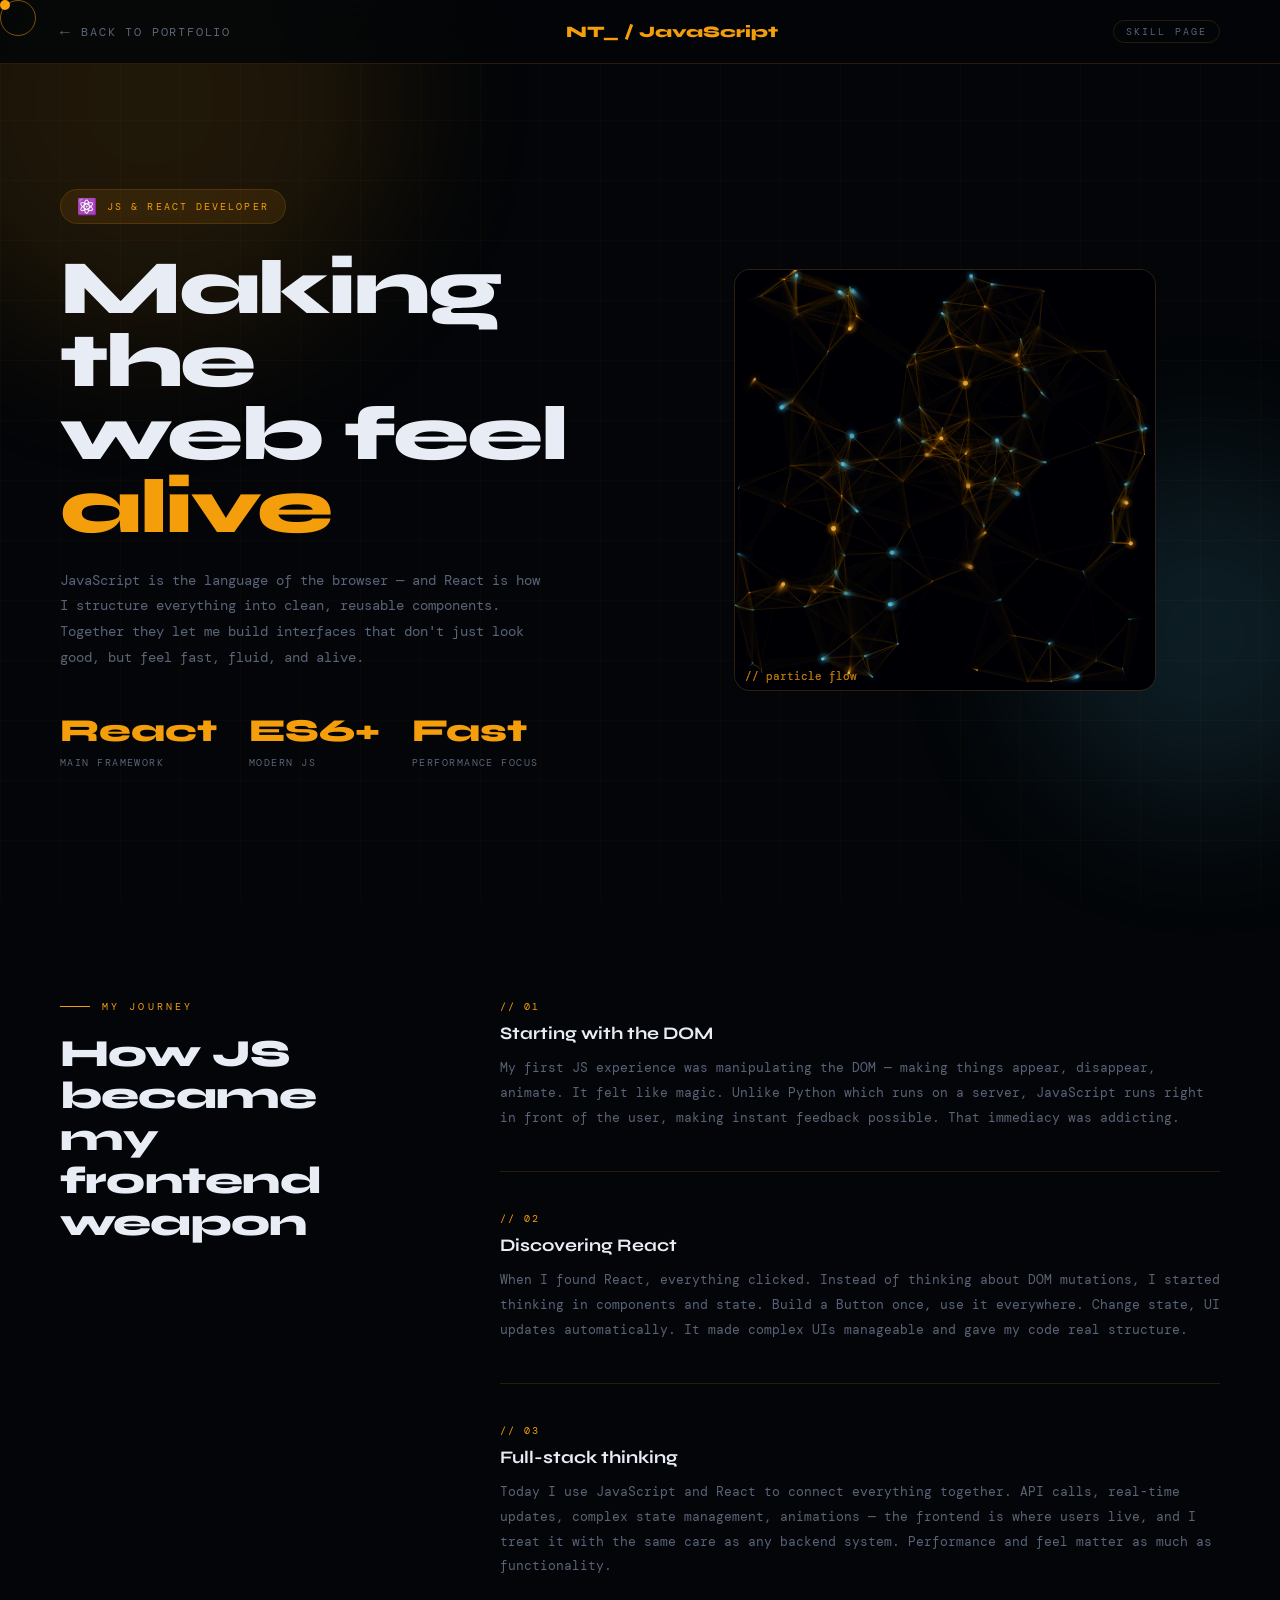
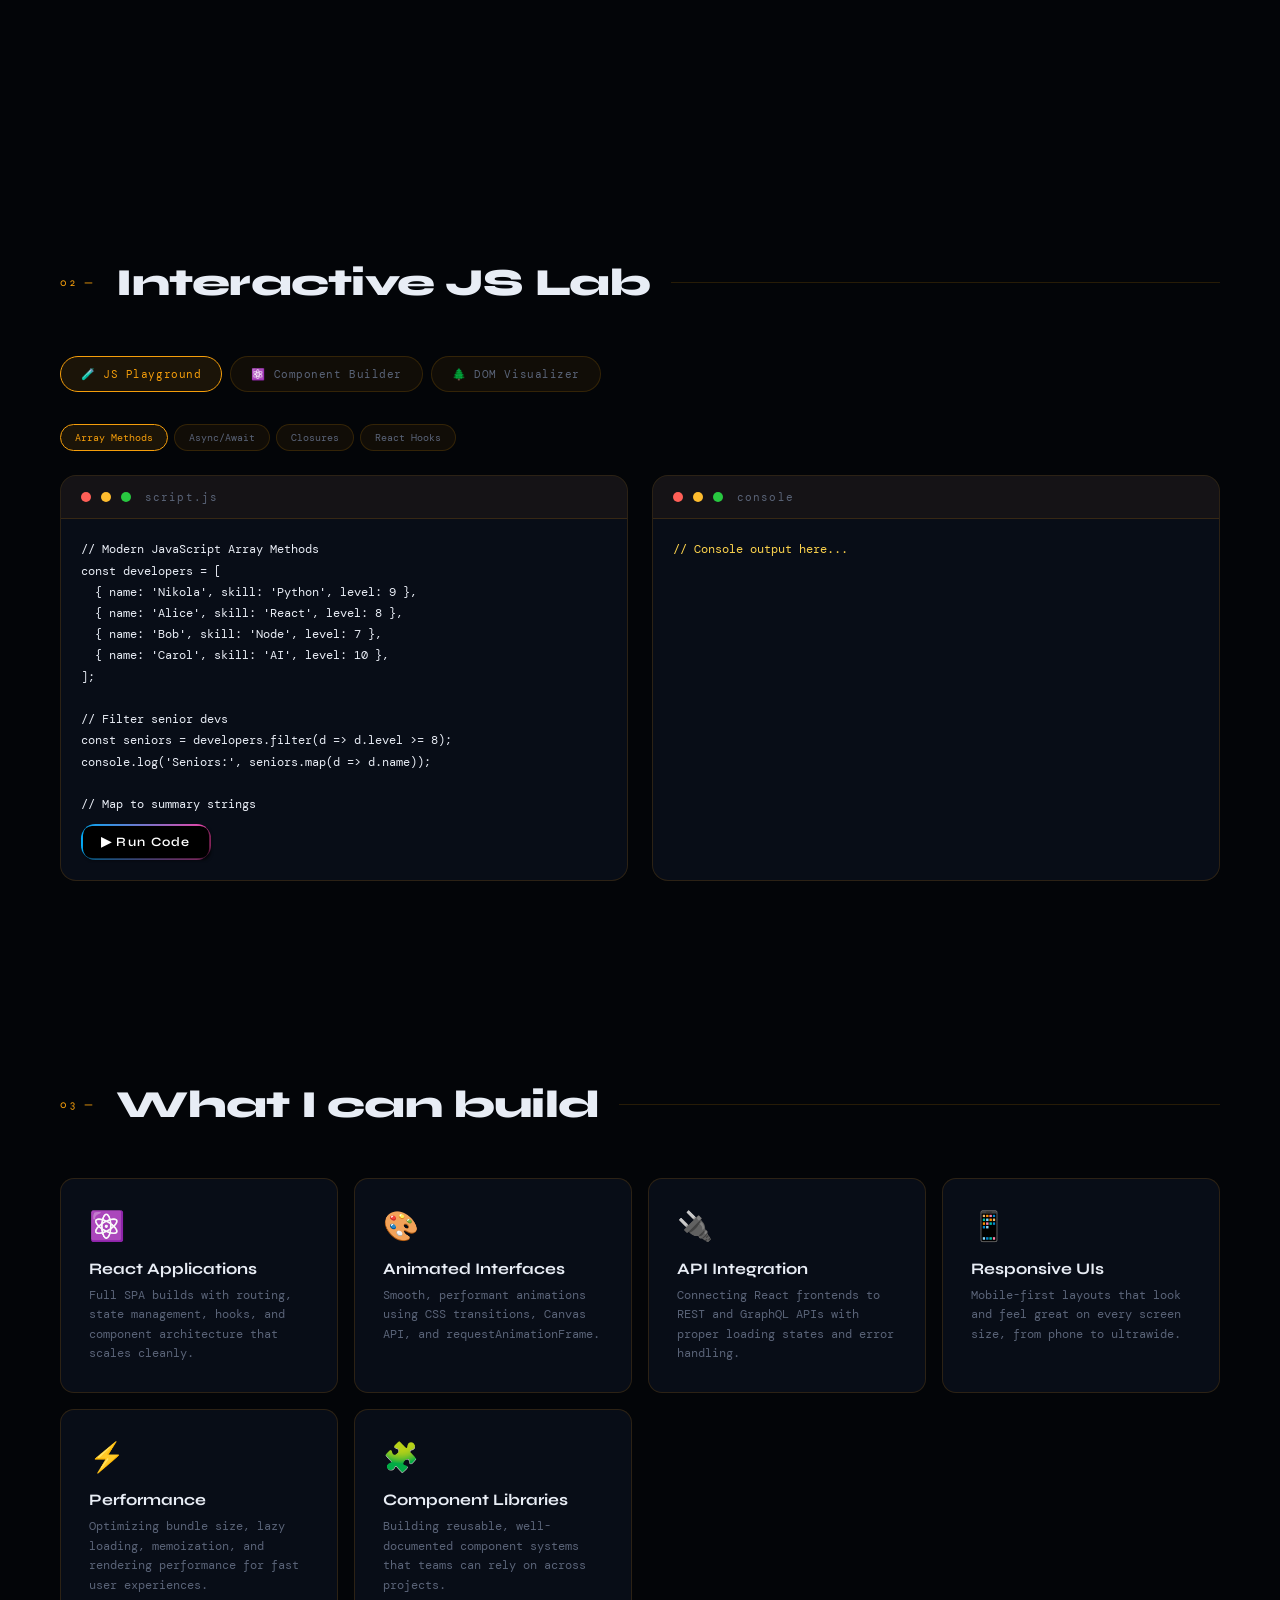
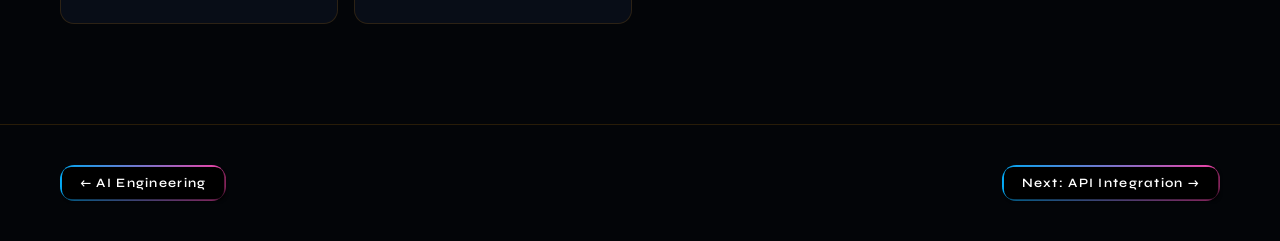
<file: skills/javascript.html>
<!DOCTYPE html>
<html lang="en">
<head>
<meta charset="UTF-8">
<meta name="viewport" content="width=device-width, initial-scale=1.0">
<title>JavaScript & React — Nikola Titirinov</title>
<link href="https://fonts.googleapis.com/css2?family=Syne:wght@400;600;700;800&family=DM+Mono:wght@300;400;500&display=swap" rel="stylesheet">
<link rel="stylesheet" href="../assets/css/skills/javascript.css">
</head>
<body>

<div class="cursor" id="cursor"></div>
<div class="cursor-ring" id="cursorRing"></div>
<div class="orb orb1"></div>
<div class="orb orb2"></div>

<nav>
  <a href="../index.html" class="nav-back">Back to Portfolio</a>
  <div class="nav-logo">NT_ / JavaScript</div>
  <span class="nav-tag">Skill Page</span>
</nav>

<!-- HERO -->
<section id="hero">
  <div class="hero-left">
    <div class="hero-badge">JS & React Developer</div>
    <h1 class="hero-title">
      Making the<br>
      web feel<br>
      <span class="accent">alive</span>
    </h1>
    <p class="hero-desc">
      JavaScript is the language of the browser — and React is how I structure everything into clean, reusable components. Together they let me build interfaces that don't just look good, but feel fast, fluid, and alive.
    </p>
    <div class="hero-stats">
      <div class="hstat">
        <span class="hstat-num">React</span>
        <span class="hstat-label">Main Framework</span>
      </div>
      <div class="hstat">
        <span class="hstat-num">ES6+</span>
        <span class="hstat-label">Modern JS</span>
      </div>
      <div class="hstat">
        <span class="hstat-num">Fast</span>
        <span class="hstat-label">Performance Focus</span>
      </div>
    </div>
  </div>
  <div class="hero-right">
    <canvas id="flowCanvas" width="420" height="420"></canvas>
  </div>
</section>

<!-- STORY -->
<section id="story">
  <div class="story-grid reveal">
    <div>
      <div class="story-label">My Journey</div>
      <h2 class="story-title">How JS became my frontend weapon</h2>
    </div>
    <div class="story-content">
      <div class="story-block">
        <div class="story-block-num">// 01</div>
        <h3>Starting with the DOM</h3>
        <p>My first JS experience was manipulating the DOM — making things appear, disappear, animate. It felt like magic. Unlike Python which runs on a server, JavaScript runs right in front of the user, making instant feedback possible. That immediacy was addicting.</p>
      </div>
      <div class="story-block">
        <div class="story-block-num">// 02</div>
        <h3>Discovering React</h3>
        <p>When I found React, everything clicked. Instead of thinking about DOM mutations, I started thinking in components and state. Build a Button once, use it everywhere. Change state, UI updates automatically. It made complex UIs manageable and gave my code real structure.</p>
      </div>
      <div class="story-block">
        <div class="story-block-num">// 03</div>
        <h3>Full-stack thinking</h3>
        <p>Today I use JavaScript and React to connect everything together. API calls, real-time updates, complex state management, animations — the frontend is where users live, and I treat it with the same care as any backend system. Performance and feel matter as much as functionality.</p>
      </div>
    </div>
  </div>
</section>

<!-- DEMOS -->
<section id="demo">
  <div class="section-header reveal">
    <span class="section-num">02 —</span>
    <h2 class="section-title">Interactive JS Lab</h2>
    <div class="section-line"></div>
  </div>
  <div class="demo-tabs reveal">
    <span class="demo-tab active" onclick="switchDemo('playground',this)">🧪 JS Playground</span>
    <span class="demo-tab" onclick="switchDemo('component',this)">⚛️ Component Builder</span>
    <span class="demo-tab" onclick="switchDemo('dom',this)">🌲 DOM Visualizer</span>
  </div>

  <!-- DEMO 1: JS Playground -->
  <div id="demo-playground" class="reveal">
    <div class="js-tabs" id="jsTabs">
      <span class="js-tab active" onclick="loadJS(0,this)">Array Methods</span>
      <span class="js-tab" onclick="loadJS(1,this)">Async/Await</span>
      <span class="js-tab" onclick="loadJS(2,this)">Closures</span>
      <span class="js-tab" onclick="loadJS(3,this)">React Hooks</span>
    </div>
    <div class="playground">
      <div class="panel">
        <div class="panel-header">
          <div class="dot dot-r"></div><div class="dot dot-y"></div><div class="dot dot-g"></div>
          <span class="panel-title">script.js</span>
        </div>
        <textarea class="code-area" id="jsCode" spellcheck="false"></textarea>
        <div style="padding:0 20px 20px;">
          <a class="explore-btn-wrap" onclick="runJS()" style="cursor:none;"><span class="explore-btn">▶ Run Code</span></a>
        </div>
      </div>
      <div class="panel" style="display:flex;flex-direction:column;">
        <div class="panel-header">
          <div class="dot dot-r"></div><div class="dot dot-y"></div><div class="dot dot-g"></div>
          <span class="panel-title">console</span>
        </div>
        <div class="output-area" id="jsOutput">// Console output here...</div>
      </div>
    </div>
  </div>

  <!-- DEMO 2: Component Builder -->
  <div id="demo-component" style="display:none;" class="reveal">
    <div class="component-builder">
      <div class="builder-controls">
        <div class="control-group">
          <span class="control-label">Component Type</span>
          <div class="control-options">
            <span class="ctrl-opt active" onclick="setComp('type','button',this)">Button</span>
            <span class="ctrl-opt" onclick="setComp('type','card',this)">Card</span>
            <span class="ctrl-opt" onclick="setComp('type','badge',this)">Badge</span>
            <span class="ctrl-opt" onclick="setComp('type','input',this)">Input</span>
          </div>
        </div>
        <div class="control-group">
          <span class="control-label">Variant</span>
          <div class="control-options">
            <span class="ctrl-opt active" onclick="setComp('variant','primary',this)">Primary</span>
            <span class="ctrl-opt" onclick="setComp('variant','outline',this)">Outline</span>
            <span class="ctrl-opt" onclick="setComp('variant','ghost',this)">Ghost</span>
          </div>
        </div>
        <div class="control-group">
          <span class="control-label">Size</span>
          <div class="control-options">
            <span class="ctrl-opt" onclick="setComp('size','sm',this)">SM</span>
            <span class="ctrl-opt active" onclick="setComp('size','md',this)">MD</span>
            <span class="ctrl-opt" onclick="setComp('size','lg',this)">LG</span>
          </div>
        </div>
        <div class="control-group">
          <span class="control-label">Color</span>
          <div class="control-options">
            <div class="color-opt active" style="background:#f59e0b;" onclick="setComp('color','#f59e0b',this)"></div>
            <div class="color-opt" style="background:#61dafb;" onclick="setComp('color','#61dafb',this)"></div>
            <div class="color-opt" style="background:#a855f7;" onclick="setComp('color','#a855f7',this)"></div>
            <div class="color-opt" style="background:#00f5c4;" onclick="setComp('color','#00f5c4',this)"></div>
            <div class="color-opt" style="background:#f87171;" onclick="setComp('color','#f87171',this)"></div>
          </div>
        </div>
        <div class="control-group">
          <span class="control-label">Label Text</span>
          <input type="text" id="compLabel" value="Click me" style="width:100%;background:var(--glass);border:1px solid var(--glass-border);border-radius:8px;padding:8px 12px;color:var(--text);font-family:'DM Mono',monospace;font-size:0.75rem;outline:none;cursor:text;" oninput="renderComponent()">
        </div>
      </div>
      <div class="component-preview">
        <div class="panel-header">
          <div class="dot dot-r"></div><div class="dot dot-y"></div><div class="dot dot-g"></div>
          <span class="panel-title">preview</span>
        </div>
        <div class="preview-window" id="previewWindow"></div>
        <div class="code-output" id="compCode"></div>
      </div>
    </div>
  </div>

  <!-- DEMO 3: DOM Visualizer -->
  <div id="demo-dom" style="display:none;" class="reveal">
    <div class="dom-viz">
      <div class="dom-controls">
        <div class="panel-header" style="margin:-0px;border-radius:8px 8px 0 0;margin-bottom:16px;">
          <div class="dot dot-r"></div><div class="dot dot-y"></div><div class="dot dot-g"></div>
          <span class="panel-title">dom_operations.js</span>
        </div>
        <div class="dom-actions">
          <button class="dom-action" onclick="domOp('addElement')">➕ createElement('div') — Add element</button>
          <button class="dom-action" onclick="domOp('addComponent')">⚛️ React.createElement() — Add component</button>
          <button class="dom-action" onclick="domOp('addText')">📝 createTextNode() — Add text node</button>
          <button class="dom-action" onclick="domOp('updateClass')">🎨 classList.toggle() — Update styles</button>
          <button class="dom-action" onclick="domOp('removeNode')">🗑️ removeChild() — Remove last node</button>
          <button class="dom-action" onclick="domOp('clearAll')">💥 innerHTML = '' — Clear all</button>
        </div>
        <div style="font-size:0.65rem;letter-spacing:0.2em;text-transform:uppercase;color:var(--accent);margin-bottom:8px;">// Console Log</div>
        <div class="dom-log" id="domLog"></div>
      </div>
      <div class="dom-canvas-wrap">
        <div class="panel-header">
          <div class="dot dot-r"></div><div class="dot dot-y"></div><div class="dot dot-g"></div>
          <span class="panel-title">virtual DOM</span>
        </div>
        <div class="dom-stage" id="domStage">
          <div class="dom-node element">
            <span class="node-tag">&lt;App /&gt;</span>
            <span style="font-size:0.62rem;color:var(--muted)">root</span>
          </div>
        </div>
      </div>
    </div>
  </div>
</section>

<!-- CAPABILITIES -->
<section id="capabilities">
  <div class="section-header reveal">
    <span class="section-num">03 —</span>
    <h2 class="section-title">What I can build</h2>
    <div class="section-line"></div>
  </div>
  <div class="caps-grid">
    <div class="cap-card reveal"><span class="cap-icon">⚛️</span><div class="cap-title">React Applications</div><div class="cap-desc">Full SPA builds with routing, state management, hooks, and component architecture that scales cleanly.</div></div>
    <div class="cap-card reveal" style="transition-delay:0.1s"><span class="cap-icon">🎨</span><div class="cap-title">Animated Interfaces</div><div class="cap-desc">Smooth, performant animations using CSS transitions, Canvas API, and requestAnimationFrame.</div></div>
    <div class="cap-card reveal" style="transition-delay:0.2s"><span class="cap-icon">🔌</span><div class="cap-title">API Integration</div><div class="cap-desc">Connecting React frontends to REST and GraphQL APIs with proper loading states and error handling.</div></div>
    <div class="cap-card reveal" style="transition-delay:0.3s"><span class="cap-icon">📱</span><div class="cap-title">Responsive UIs</div><div class="cap-desc">Mobile-first layouts that look and feel great on every screen size, from phone to ultrawide.</div></div>
    <div class="cap-card reveal" style="transition-delay:0.4s"><span class="cap-icon">⚡</span><div class="cap-title">Performance</div><div class="cap-desc">Optimizing bundle size, lazy loading, memoization, and rendering performance for fast user experiences.</div></div>
    <div class="cap-card reveal" style="transition-delay:0.5s"><span class="cap-icon">🧩</span><div class="cap-title">Component Libraries</div><div class="cap-desc">Building reusable, well-documented component systems that teams can rely on across projects.</div></div>
  </div>
</section>

<footer class="page-footer">
  <a href="ai.html" class="explore-btn-wrap"><span class="explore-btn">← AI Engineering</span></a>
  <a href="api.html" class="explore-btn-wrap"><span class="explore-btn">Next: API Integration →</span></a>
</footer>

<script src="../assets/js/skills/javascript.js"></script>
</body>
</html>
</file>
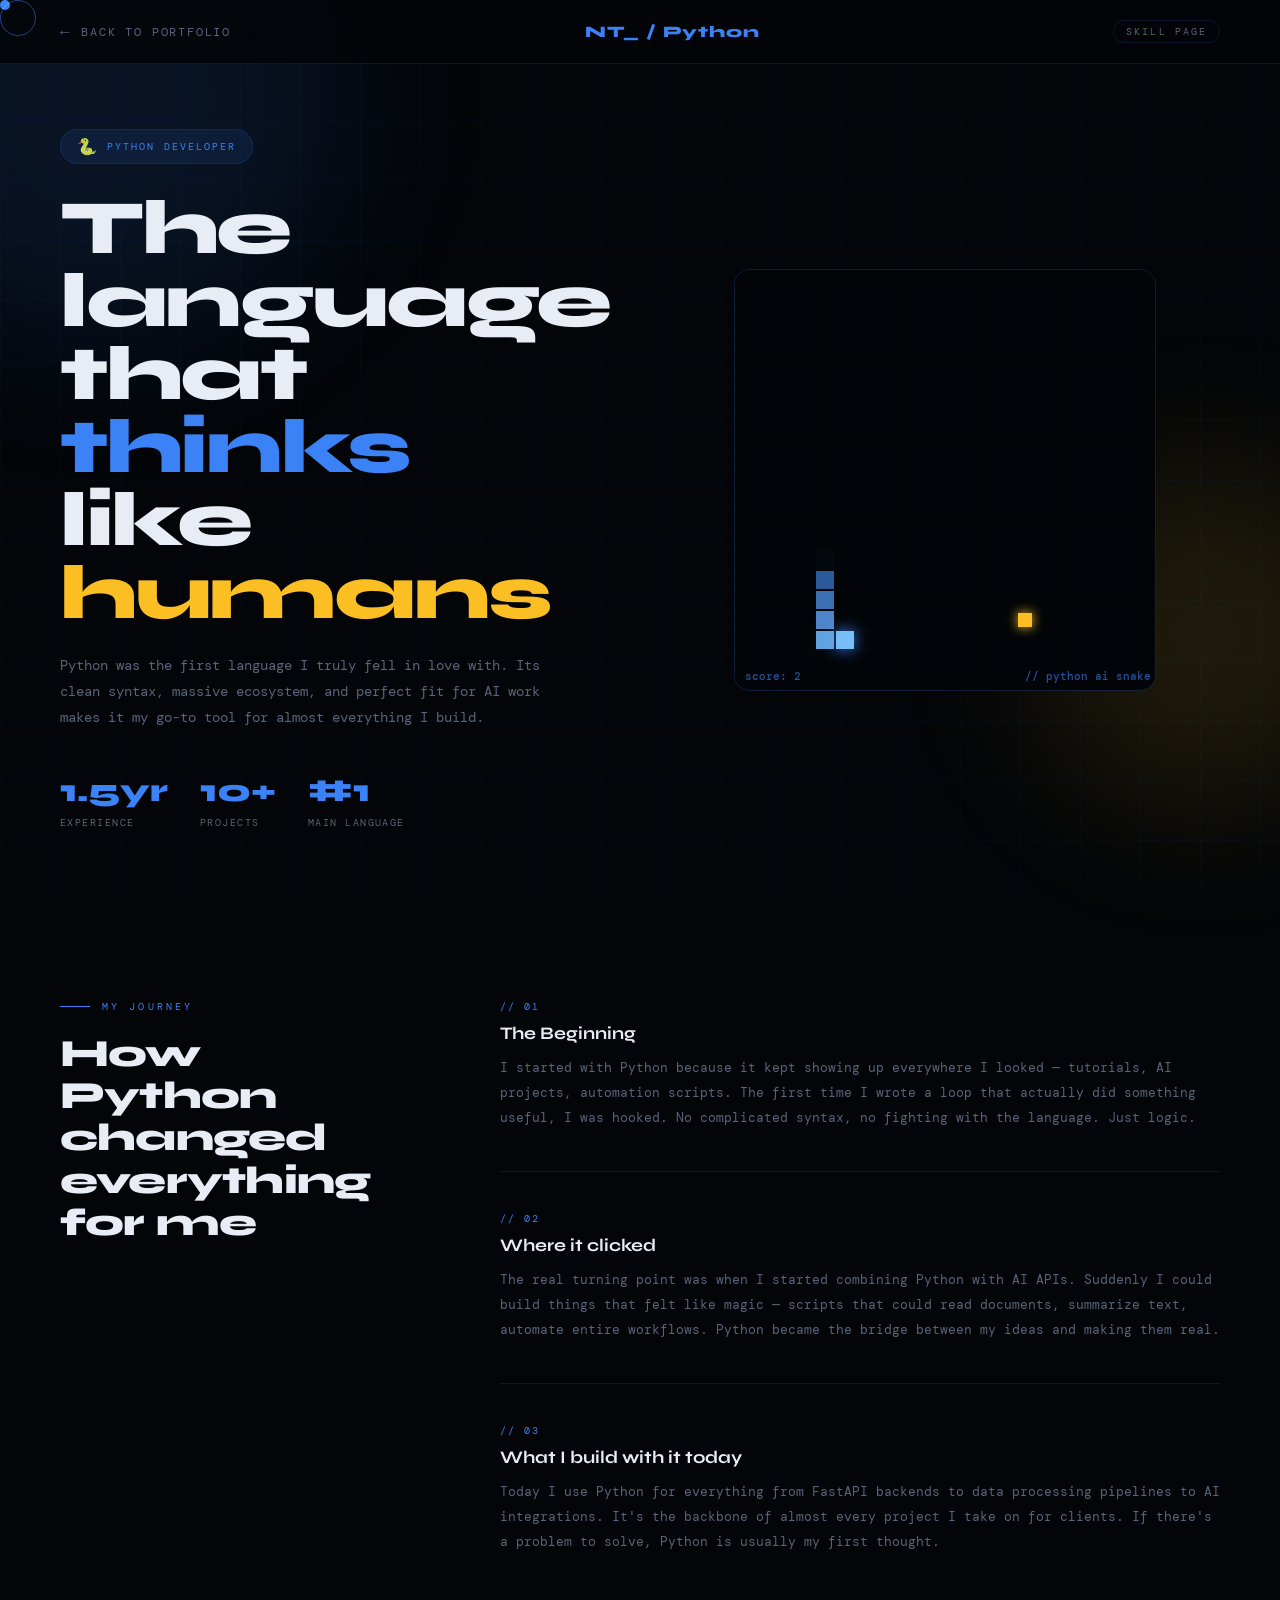
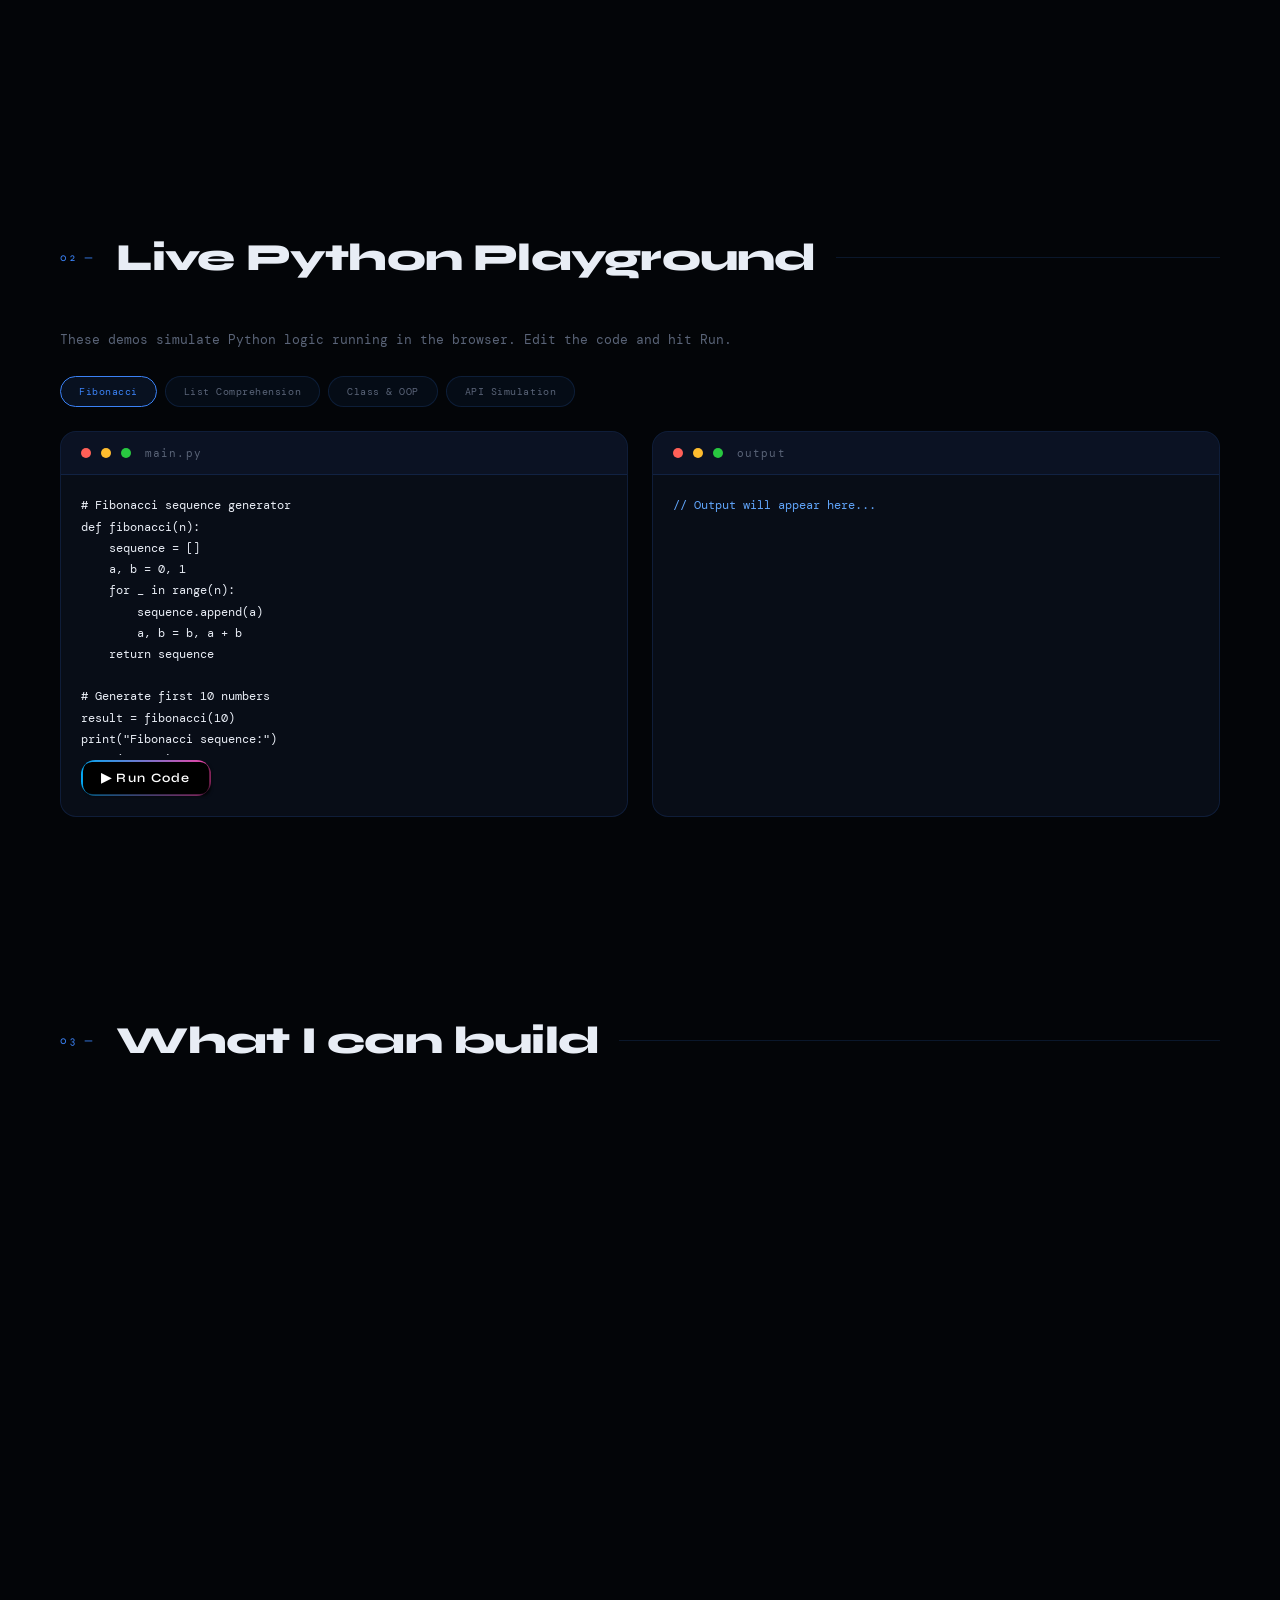
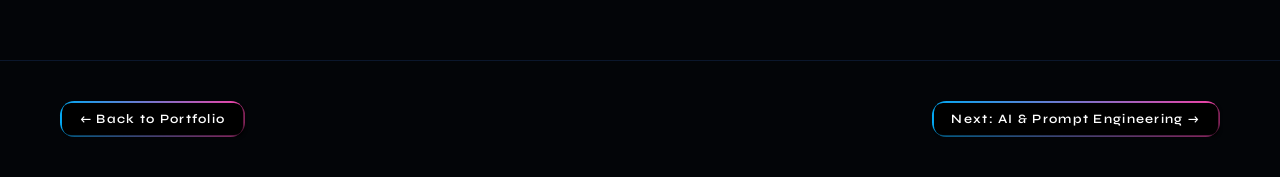
<file: skills/python.html>
<!DOCTYPE html>
<html lang="en">
<head>
<meta charset="UTF-8">
<meta name="viewport" content="width=device-width, initial-scale=1.0">
<title>Python — Nikola Titirinov</title>
<link href="https://fonts.googleapis.com/css2?family=Syne:wght@400;600;700;800&family=DM+Mono:wght@300;400;500&display=swap" rel="stylesheet">
<link rel="stylesheet" href="../assets/css/skills/python.css">
</head>
<body>

<div class="cursor" id="cursor"></div>
<div class="cursor-ring" id="cursorRing"></div>
<div class="orb orb1"></div>
<div class="orb orb2"></div>

<nav>
  <a href="../index.html" class="nav-back">Back to Portfolio</a>
  <div class="nav-logo">NT_ / Python</div>
  <span class="nav-tag">Skill Page</span>
</nav>

<!-- HERO -->
<section id="hero">
  <div class="hero-left">
    <div class="hero-badge">Python Developer</div>
    <h1 class="hero-title">
      The language<br>
      that <span class="accent">thinks</span><br>
      like <span class="accent2">humans</span>
    </h1>
    <p class="hero-desc">
      Python was the first language I truly fell in love with. Its clean syntax, massive ecosystem, and perfect fit for AI work makes it my go-to tool for almost everything I build.
    </p>
    <div class="hero-stats">
      <div class="hstat">
        <span class="hstat-num">1.5yr</span>
        <span class="hstat-label">Experience</span>
      </div>
      <div class="hstat">
        <span class="hstat-num">10+</span>
        <span class="hstat-label">Projects</span>
      </div>
      <div class="hstat">
        <span class="hstat-num">#1</span>
        <span class="hstat-label">Main Language</span>
      </div>
    </div>
  </div>
  <div class="hero-right">
    <canvas id="snakeCanvas" width="420" height="420"></canvas>
  </div>
</section>

<!-- STORY -->
<section id="story">
  <div class="story-grid reveal">
    <div>
      <div class="story-label">My Journey</div>
      <h2 class="story-title">How Python changed everything for me</h2>
    </div>
    <div class="story-content">
      <div class="story-block">
        <div class="story-block-num">// 01</div>
        <h3>The Beginning</h3>
        <p>I started with Python because it kept showing up everywhere I looked — tutorials, AI projects, automation scripts. The first time I wrote a loop that actually did something useful, I was hooked. No complicated syntax, no fighting with the language. Just logic.</p>
      </div>
      <div class="story-block">
        <div class="story-block-num">// 02</div>
        <h3>Where it clicked</h3>
        <p>The real turning point was when I started combining Python with AI APIs. Suddenly I could build things that felt like magic — scripts that could read documents, summarize text, automate entire workflows. Python became the bridge between my ideas and making them real.</p>
      </div>
      <div class="story-block">
        <div class="story-block-num">// 03</div>
        <h3>What I build with it today</h3>
        <p>Today I use Python for everything from FastAPI backends to data processing pipelines to AI integrations. It's the backbone of almost every project I take on for clients. If there's a problem to solve, Python is usually my first thought.</p>
      </div>
    </div>
  </div>
</section>

<!-- INTERACTIVE DEMO -->
<section id="demo">
  <div class="section-header reveal">
    <span class="section-num">02 —</span>
    <h2 class="section-title">Live Python Playground</h2>
    <div class="section-line"></div>
  </div>
  <p style="color:var(--muted);font-size:0.8rem;margin-bottom:28px;" class="reveal">
    These demos simulate Python logic running in the browser. Edit the code and hit Run.
  </p>
  <div class="demo-tabs reveal" id="demoTabs">
    <span class="demo-tab active" onclick="loadDemo(0, this)">Fibonacci</span>
    <span class="demo-tab" onclick="loadDemo(1, this)">List Comprehension</span>
    <span class="demo-tab" onclick="loadDemo(2, this)">Class & OOP</span>
    <span class="demo-tab" onclick="loadDemo(3, this)">API Simulation</span>
  </div>
  <div class="demo-container reveal">
    <div class="code-panel">
      <div class="panel-header">
        <div class="dot dot-r"></div>
        <div class="dot dot-y"></div>
        <div class="dot dot-g"></div>
        <span class="panel-title">main.py</span>
      </div>
      <textarea class="code-area" id="codeArea" spellcheck="false"></textarea>
      <div style="padding: 0 20px 20px;">
        <a class="explore-btn-wrap" onclick="runDemo()" style="cursor:none;">
          <span class="explore-btn">▶ Run Code</span>
        </a>
      </div>
    </div>
    <div class="output-panel">
      <div class="panel-header">
        <div class="dot dot-r"></div>
        <div class="dot dot-y"></div>
        <div class="dot dot-g"></div>
        <span class="panel-title">output</span>
      </div>
      <div class="output-area" id="outputArea">// Output will appear here...</div>
    </div>
  </div>
</section>

<!-- CAPABILITIES -->
<section id="capabilities">
  <div class="section-header reveal">
    <span class="section-num">03 —</span>
    <h2 class="section-title">What I can build</h2>
    <div class="section-line"></div>
  </div>
  <div class="caps-grid">
    <div class="cap-card reveal">
      <span class="cap-icon">⚡</span>
      <div class="cap-title">FastAPI Backends</div>
      <div class="cap-desc">High-performance REST APIs with async support, automatic docs, and clean architecture patterns.</div>
    </div>
    <div class="cap-card reveal" style="transition-delay:0.1s">
      <span class="cap-icon">🤖</span>
      <div class="cap-title">AI Integrations</div>
      <div class="cap-desc">Connecting LLMs, building prompt pipelines, and wrapping AI capabilities into production-ready services.</div>
    </div>
    <div class="cap-card reveal" style="transition-delay:0.2s">
      <span class="cap-icon">🔄</span>
      <div class="cap-title">Automation Scripts</div>
      <div class="cap-desc">Browser automation, file processing, scheduled tasks — eliminating repetitive work with clean Python scripts.</div>
    </div>
    <div class="cap-card reveal" style="transition-delay:0.3s">
      <span class="cap-icon">📊</span>
      <div class="cap-title">Data Processing</div>
      <div class="cap-desc">Parsing, cleaning, transforming and analyzing data with Pandas, turning raw inputs into useful outputs.</div>
    </div>
    <div class="cap-card reveal" style="transition-delay:0.4s">
      <span class="cap-icon">🕷️</span>
      <div class="cap-title">Web Scraping</div>
      <div class="cap-desc">Extracting structured data from websites using BeautifulSoup and Playwright for complex dynamic sites.</div>
    </div>
    <div class="cap-card reveal" style="transition-delay:0.5s">
      <span class="cap-icon">🔌</span>
      <div class="cap-title">API Clients</div>
      <div class="cap-desc">Building robust clients for third-party APIs with error handling, retries, and clean abstractions.</div>
    </div>
  </div>
</section>

<footer class="page-footer">
  <a href="../index.html" class="explore-btn-wrap">
    <span class="explore-btn">← Back to Portfolio</span>
  </a>
  <a href="ai.html" class="explore-btn-wrap">
    <span class="explore-btn">Next: AI & Prompt Engineering →</span>
  </a>
</footer>

<script src="../assets/js/skills/python.js"></script>
</body>
</html>
</file>
<file: assets/css/index.css>
:root {
    --bg: #030508;
    --bg2: #070b12;
    --glass: rgba(255,255,255,0.04);
    --glass-border: rgba(255,255,255,0.08);
    --neon: #00f5c4;
    --neon2: #7b61ff;
    --neon3: #ff6b6b;
    --text: #e8edf5;
    --muted: #5a6478;
    --card-bg: rgba(10,16,28,0.7);
  }

  *, *::before, *::after { box-sizing: border-box; margin: 0; padding: 0; }

  html { scroll-behavior: smooth; }

  body {
    background: var(--bg);
    color: var(--text);
    font-family: 'DM Mono', monospace;
    overflow-x: hidden;
    cursor: none;
  }

  /* SKILL EXPLORE BUTTON */
.explore-btn-wrap {
  position: relative;
  display: inline-block;
  padding: 2px;
  background: linear-gradient(90deg, #03a9f4, #f441a5);
  border-radius: 0.9em;
  margin-top: 20px;
  transition: all 0.4s ease;
}
.explore-btn-wrap::before {
  content: '';
  position: absolute;
  inset: 0;
  margin: auto;
  border-radius: 0.9em;
  z-index: -1;
  filter: blur(0);
  transition: filter 0.4s ease;
}
.explore-btn-wrap:hover::before {
  background: linear-gradient(90deg, #03a9f4, #f441a5);
  filter: blur(1.2em);
}
.explore-btn-wrap:active::before {
  filter: blur(0.2em);
}
.explore-btn {
  display: block;
  padding: 0.5em 1.2em;
  border-radius: 0.7em;
  background: #000;
  color: #fff;
  font-family: 'Syne', sans-serif;
  font-size: 0.8rem;
  font-weight: 600;
  letter-spacing: 0.1em;
  text-decoration: none;
  cursor: none;
  box-shadow: 2px 2px 3px #000000b4;
  transition: background 0.3s;
}

  /* CUSTOM CURSOR */
.cursor {
  position: fixed; width: 10px; height: 10px;
  background: var(--neon); border-radius: 50%;
  pointer-events: none; z-index: 9999;
  top: 0; left: 0;
  will-change: transform;
  mix-blend-mode: screen;
}
.cursor-ring {
  position: fixed; width: 36px; height: 36px;
  border: 1px solid rgba(0,245,196,0.4); border-radius: 50%;
  pointer-events: none; z-index: 9998;
  top: 0; left: 0;
  will-change: transform;
}
  /* BACKGROUND GRID */
  body::before {
    content: '';
    position: fixed; inset: 0;
    background-image:
      linear-gradient(rgba(0,245,196,0.03) 1px, transparent 1px),
      linear-gradient(90deg, rgba(0,245,196,0.03) 1px, transparent 1px);
    background-size: 60px 60px;
    pointer-events: none; z-index: 0;
  }

  /* AMBIENT ORBS */
  .orb {
    position: fixed; border-radius: 50%;
    pointer-events: none; z-index: 0;
    filter: blur(80px); opacity: 0.15;
  }
  .orb1 { width: 600px; height: 600px; background: var(--neon2); top: -200px; right: -200px; animation: drift1 20s ease-in-out infinite; will-change: transform; }
  .orb2 { width: 400px; height: 400px; background: var(--neon); bottom: 10%; left: -100px; animation: drift2 25s ease-in-out infinite; will-change: transform; }
  .orb3 { width: 300px; height: 300px; background: var(--neon3); top: 50%; right: 10%; animation: drift3 18s ease-in-out infinite; will-change: transform; }

  @keyframes drift1 { 0%,100%{transform:translate(0,0)} 50%{transform:translate(-60px,80px)} }
  @keyframes drift2 { 0%,100%{transform:translate(0,0)} 50%{transform:translate(80px,-60px)} }
  @keyframes drift3 { 0%,100%{transform:translate(0,0)} 50%{transform:translate(-40px,40px)} }

  /* NAV */
  nav {
    position: fixed; top: 0; left: 0; right: 0; z-index: 100;
    padding: 20px 60px;
    display: flex; justify-content: space-between; align-items: center;
    border-bottom: 1px solid var(--glass-border);
    background: rgba(3,5,8,0.8);
    backdrop-filter: blur(20px);
  }
  .nav-logo {
    font-family: 'Syne', sans-serif; font-weight: 800;
    font-size: 1.1rem; letter-spacing: 0.05em;
    color: var(--neon);
  }
  .nav-links { display: flex; gap: 40px; }
  .nav-links a {
    color: var(--muted); text-decoration: none;
    font-size: 0.75rem; letter-spacing: 0.15em; text-transform: uppercase;
    transition: color 0.3s;
  }
  .nav-links a:hover { color: var(--neon); }

  /* SECTIONS */
  section { position: relative; z-index: 1; }

  /* HERO */
  #hero {
    min-height: 100vh;
    display: flex; flex-direction: column;
    justify-content: center; align-items: flex-start;
    padding: 0 60px 0 60px;
    padding-top: 100px;
  }
  .hero-tag {
    font-size: 0.7rem; letter-spacing: 0.3em; text-transform: uppercase;
    color: var(--neon); margin-bottom: 24px;
    display: flex; align-items: center; gap: 12px;
    opacity: 0; animation: fadeUp 0.8s 0.2s forwards;
  }
  .hero-tag::before {
    content: ''; width: 40px; height: 1px; background: var(--neon);
  }
  .hero-name {
    font-family: 'Syne', sans-serif; font-weight: 800;
    font-size: clamp(3.5rem, 8vw, 7rem);
    line-height: 0.95; letter-spacing: -0.03em;
    margin-bottom: 16px;
    opacity: 0; animation: fadeUp 0.8s 0.4s forwards;
  }
  .hero-name span {
    display: block;
    background: linear-gradient(135deg, #ffffff 0%, #7b61ff 50%, #00f5c4 100%);
    -webkit-background-clip: text; -webkit-text-fill-color: transparent;
  }
  .hero-role {
    font-size: clamp(1rem, 2vw, 1.3rem);
    color: var(--muted); margin-bottom: 40px; max-width: 540px;
    line-height: 1.6;
    opacity: 0; animation: fadeUp 0.8s 0.6s forwards;
  }
  .hero-role em { color: var(--neon); font-style: normal; }
  .hero-cta {
    display: flex; gap: 16px; align-items: center;
    opacity: 0; animation: fadeUp 0.8s 0.8s forwards;
  }
  .btn-primary {
    padding: 14px 32px;
    background: linear-gradient(135deg, var(--neon2), var(--neon));
    color: #000; font-family: 'Syne', sans-serif; font-weight: 700;
    font-size: 0.8rem; letter-spacing: 0.1em; text-transform: uppercase;
    border: none; border-radius: 4px; cursor: none;
    transition: transform 0.2s, box-shadow 0.2s;
    text-decoration: none;
  }
  .btn-primary:hover { transform: translateY(-2px); box-shadow: 0 8px 30px rgba(0,245,196,0.3); }
  .btn-ghost {
    padding: 14px 32px;
    background: transparent;
    color: var(--text); font-family: 'Syne', sans-serif; font-weight: 600;
    font-size: 0.8rem; letter-spacing: 0.1em; text-transform: uppercase;
    border: 1px solid var(--glass-border); border-radius: 4px; cursor: none;
    transition: border-color 0.3s, color 0.3s;
    text-decoration: none;
  }
  .btn-ghost:hover { border-color: var(--neon); color: var(--neon); }

  .hero-scroll {
    position: absolute; bottom: 40px; left: 60px;
    display: flex; align-items: center; gap: 12px;
    color: var(--muted); font-size: 0.65rem; letter-spacing: 0.2em; text-transform: uppercase;
    opacity: 0; animation: fadeUp 0.8s 1.2s forwards;
  }
  .scroll-line {
    width: 1px; height: 60px; background: linear-gradient(to bottom, var(--neon), transparent);
    animation: scrollPulse 2s ease-in-out infinite;
  }
  @keyframes scrollPulse { 0%,100%{opacity:1} 50%{opacity:0.3} }

  /* FLOATING STATS */
  .hero-stats {
    position: absolute; right: 60px; top: 50%;
    transform: translateY(-50%);
    display: flex; flex-direction: column; gap: 24px;
    opacity: 0; animation: fadeLeft 0.8s 1s forwards;
  }
  .stat-card {
    background: var(--glass); border: 1px solid var(--glass-border);
    backdrop-filter: blur(20px); border-radius: 12px;
    padding: 20px 24px; text-align: center;
    transition: border-color 0.3s, transform 0.3s;
  }
  .stat-card:hover { border-color: var(--neon); transform: translateX(-4px); }
  .stat-num {
    font-family: 'Syne', sans-serif; font-weight: 800;
    font-size: 2rem; color: var(--neon);
    display: block;
  }
  .stat-label { font-size: 0.6rem; letter-spacing: 0.15em; text-transform: uppercase; color: var(--muted); }

  /* SKILLS SECTION */
  #skills { padding: 120px 60px; }
  .section-header {
    display: flex; align-items: center; gap: 20px;
    margin-bottom: 60px;
  }
  .section-num {
    font-family: 'Syne', sans-serif; font-size: 0.7rem;
    color: var(--neon); letter-spacing: 0.3em;
  }
  .section-title {
    font-family: 'Syne', sans-serif; font-weight: 800;
    font-size: clamp(1.8rem, 3vw, 2.8rem);
    letter-spacing: -0.02em;
  }
  .section-line { flex: 1; height: 1px; background: var(--glass-border); }

  .skills-grid {
    display: grid;
    grid-template-columns: repeat(auto-fit, minmax(280px, 1fr));
    gap: 20px;
  }
  .skill-card {
    background: var(--card-bg);
    border: 1px solid var(--glass-border);
    border-radius: 16px; padding: 32px;
    backdrop-filter: blur(8px);
    transition: border-color 0.3s, transform 0.3s, box-shadow 0.3s;
    position: relative; overflow: hidden;
  }
  .skill-card::before {
    content: ''; position: absolute;
    top: 0; left: 0; right: 0; height: 2px;
    background: linear-gradient(90deg, transparent, var(--neon), transparent);
    opacity: 0; transition: opacity 0.3s;
  }
  .skill-card:hover { border-color: rgba(0,245,196,0.3); transform: translateY(-4px); box-shadow: 0 20px 40px rgba(0,0,0,0.4); }
  .skill-card:hover::before { opacity: 1; }
  .skill-icon { font-size: 2rem; margin-bottom: 16px; display: block; }
  .skill-name {
    font-family: 'Syne', sans-serif; font-weight: 700;
    font-size: 1.1rem; margin-bottom: 8px; color: var(--text);
  }
  .skill-desc { font-size: 0.75rem; color: var(--muted); line-height: 1.6; }
  .skill-bar {
    margin-top: 20px; height: 2px;
    background: var(--glass-border); border-radius: 2px; overflow: hidden;
  }
  .skill-fill {
    height: 100%; border-radius: 2px;
    background: linear-gradient(90deg, var(--neon2), var(--neon));
    transform: scaleX(0); transform-origin: left;
    transition: transform 1s ease;
  }
  .skill-card.visible .skill-fill { transform: scaleX(1); }

  /* PROJECTS */
  #projects { padding: 120px 60px; }
  .projects-grid {
    display: grid;
    grid-template-columns: repeat(auto-fit, minmax(340px, 1fr));
    gap: 24px;
  }
  .project-card {
    background: var(--card-bg);
    border: 1px solid var(--glass-border);
    border-radius: 20px; overflow: hidden;
    backdrop-filter: blur(8px);
    transition: transform 0.4s, box-shadow 0.4s, border-color 0.4s;
    cursor: none;
  }
  .project-card:hover { transform: translateY(-8px); box-shadow: 0 30px 60px rgba(0,0,0,0.5); border-color: rgba(123,97,255,0.5); }
  .project-visual {
    height: 180px; position: relative; overflow: hidden;
    display: flex; align-items: center; justify-content: center;
  }
  .project-visual .bg-shape {
    position: absolute; inset: 0;
    transition: transform 0.4s;
  }
  .project-card:hover .bg-shape { transform: scale(1.05); }
  .pv1 { background: linear-gradient(135deg, #0d0221 0%, #1a0545 50%, #0f2027 100%); }
  .pv2 { background: linear-gradient(135deg, #020c18 0%, #0a2a4a 50%, #051020 100%); }
  .pv3 { background: linear-gradient(135deg, #120810 0%, #2d1b4e 50%, #0a0515 100%); }
  .project-visual-icon {
    position: relative; z-index: 1;
    font-size: 3.5rem; filter: drop-shadow(0 0 20px rgba(0,245,196,0.5));
  }
  .project-tag {
    position: absolute; top: 16px; right: 16px;
    background: rgba(0,245,196,0.1); border: 1px solid rgba(0,245,196,0.3);
    color: var(--neon); font-size: 0.6rem; letter-spacing: 0.2em; text-transform: uppercase;
    padding: 4px 10px; border-radius: 20px;
  }
  .project-info { padding: 28px; }
  .project-title {
    font-family: 'Syne', sans-serif; font-weight: 700;
    font-size: 1.2rem; margin-bottom: 10px;
  }
  .project-desc { font-size: 0.75rem; color: var(--muted); line-height: 1.7; margin-bottom: 20px; }
  .project-tech { display: flex; gap: 8px; flex-wrap: wrap; }
  .tech-badge {
    padding: 4px 12px;
    background: var(--glass); border: 1px solid var(--glass-border);
    border-radius: 20px; font-size: 0.65rem; color: var(--muted);
    letter-spacing: 0.05em;
  }

  /* AI CHAT */
  #chat { padding: 120px 60px; }
  .chat-container {
    max-width: 800px; margin: 0 auto;
    background: var(--card-bg);
    border: 1px solid var(--glass-border);
    border-radius: 24px; overflow: hidden;
    backdrop-filter: blur(12px);
    box-shadow: 0 40px 80px rgba(0,0,0,0.6);
  }
  .chat-header {
    padding: 24px 32px;
    border-bottom: 1px solid var(--glass-border);
    display: flex; align-items: center; gap: 16px;
    background: rgba(255,255,255,0.02);
  }
  .chat-avatar {
    width: 44px; height: 44px; border-radius: 50%;
    background: linear-gradient(135deg, var(--neon2), var(--neon));
    display: flex; align-items: center; justify-content: center;
    font-size: 1.2rem; flex-shrink: 0;
    box-shadow: 0 0 20px rgba(0,245,196,0.4);
  }
  .chat-title { font-family: 'Syne', sans-serif; font-weight: 700; font-size: 1rem; }
  .chat-subtitle { font-size: 0.65rem; color: var(--neon); letter-spacing: 0.1em; }
  .online-dot {
    width: 8px; height: 8px; border-radius: 50%;
    background: var(--neon); margin-left: auto;
    box-shadow: 0 0 8px var(--neon);
    animation: pulse 2s ease-in-out infinite;
  }
  @keyframes pulse { 0%,100%{opacity:1;transform:scale(1)} 50%{opacity:0.6;transform:scale(0.8)} }

  .chat-messages {
    height: 380px; overflow-y: auto;
    padding: 24px 32px;
    display: flex; flex-direction: column; gap: 16px;
    scroll-behavior: smooth;
  }
  .chat-messages::-webkit-scrollbar { width: 4px; }
  .chat-messages::-webkit-scrollbar-track { background: transparent; }
  .chat-messages::-webkit-scrollbar-thumb { background: var(--glass-border); border-radius: 2px; }

  .msg {
    display: flex; gap: 12px; align-items: flex-start;
    animation: msgIn 0.3s ease;
  }
  @keyframes msgIn { from{opacity:0;transform:translateY(8px)} to{opacity:1;transform:translateY(0)} }
  .msg.user { flex-direction: row-reverse; }
  .msg-avatar {
    width: 32px; height: 32px; border-radius: 50%;
    flex-shrink: 0; display: flex; align-items: center; justify-content: center;
    font-size: 0.85rem;
  }
  .msg-avatar.ai { background: linear-gradient(135deg, var(--neon2), var(--neon)); }
  .msg-avatar.user { background: var(--glass); border: 1px solid var(--glass-border); }
  .msg-bubble {
    max-width: 70%; padding: 12px 18px;
    border-radius: 18px; font-size: 0.8rem; line-height: 1.6;
  }
  .msg.ai .msg-bubble {
    background: rgba(123,97,255,0.12);
    border: 1px solid rgba(123,97,255,0.2);
    border-bottom-left-radius: 4px;
    color: var(--text);
  }
  .msg.user .msg-bubble {
    background: linear-gradient(135deg, rgba(0,245,196,0.15), rgba(123,97,255,0.15));
    border: 1px solid rgba(0,245,196,0.2);
    border-bottom-right-radius: 4px;
    color: var(--text);
  }
  .typing {
    display: flex; gap: 5px; align-items: center;
    padding: 14px 18px;
  }
  .typing span {
    width: 6px; height: 6px; border-radius: 50%;
    background: var(--neon2); opacity: 0.6;
    animation: typingBounce 1.4s ease-in-out infinite;
  }
  .typing span:nth-child(2) { animation-delay: 0.2s; }
  .typing span:nth-child(3) { animation-delay: 0.4s; }
  @keyframes typingBounce { 0%,80%,100%{transform:translateY(0);opacity:0.4} 40%{transform:translateY(-6px);opacity:1} }

  .chat-input-area {
    padding: 20px 32px;
    border-top: 1px solid var(--glass-border);
    display: flex; gap: 12px; align-items: center;
  }
  .chat-input {
    flex: 1; background: var(--glass);
    border: 1px solid var(--glass-border);
    border-radius: 50px; padding: 12px 20px;
    color: var(--text); font-family: 'DM Mono', monospace; font-size: 0.8rem;
    outline: none; transition: border-color 0.3s;
    cursor: text;
  }
  .chat-input:focus { border-color: var(--neon2); }
  .chat-input::placeholder { color: var(--muted); }
  .chat-send {
    width: 44px; height: 44px; border-radius: 50%;
    background: linear-gradient(135deg, var(--neon2), var(--neon));
    border: none; cursor: none;
    display: flex; align-items: center; justify-content: center;
    font-size: 1rem; transition: transform 0.2s, box-shadow 0.2s;
    flex-shrink: 0;
  }
  .chat-send:hover { transform: scale(1.1); box-shadow: 0 4px 20px rgba(0,245,196,0.4); }

  .chat-suggestions {
    padding: 0 32px 20px;
    display: flex; gap: 8px; flex-wrap: wrap;
  }
  .suggestion {
    padding: 6px 14px;
    background: var(--glass); border: 1px solid var(--glass-border);
    border-radius: 20px; font-size: 0.65rem; color: var(--muted);
    cursor: none; transition: border-color 0.2s, color 0.2s;
    letter-spacing: 0.05em;
  }
  .suggestion:hover { border-color: var(--neon2); color: var(--text); }

  /* CONTACT */
  #contact { padding: 120px 60px; }
  .contact-grid { display: grid; grid-template-columns: 1fr 1fr; gap: 60px; align-items: center; }
  .contact-text h2 {
    font-family: 'Syne', sans-serif; font-weight: 800;
    font-size: clamp(2rem, 4vw, 3.5rem); line-height: 1;
    letter-spacing: -0.03em; margin-bottom: 20px;
  }
  .contact-text p { color: var(--muted); font-size: 0.85rem; line-height: 1.8; margin-bottom: 32px; }
  .contact-links { display: flex; flex-direction: column; gap: 12px; }
  .contact-link {
    display: flex; align-items: center; gap: 12px;
    color: var(--muted); text-decoration: none; font-size: 0.8rem;
    padding: 12px 16px;
    border: 1px solid var(--glass-border); border-radius: 8px;
    transition: border-color 0.3s, color 0.3s, background 0.3s;
  }
  .contact-link:hover { border-color: var(--neon); color: var(--neon); background: rgba(0,245,196,0.05); }
  .contact-form {
    background: var(--card-bg);
    border: 1px solid var(--glass-border);
    border-radius: 20px; padding: 40px;
    backdrop-filter: blur(8px);
  }
  .form-group { margin-bottom: 20px; }
  .form-label { display: block; font-size: 0.65rem; letter-spacing: 0.2em; text-transform: uppercase; color: var(--muted); margin-bottom: 8px; }
  .form-input, .form-textarea {
    width: 100%; background: var(--glass);
    border: 1px solid var(--glass-border); border-radius: 8px;
    padding: 12px 16px; color: var(--text);
    font-family: 'DM Mono', monospace; font-size: 0.8rem;
    outline: none; transition: border-color 0.3s;
    cursor: text;
  }
  .form-input:focus, .form-textarea:focus { border-color: var(--neon2); }
  .form-input::placeholder, .form-textarea::placeholder { color: var(--muted); }
  .form-textarea { height: 120px; resize: none; }

  /* FOOTER */
  footer {
    padding: 40px 60px;
    border-top: 1px solid var(--glass-border);
    display: flex; justify-content: space-between; align-items: center;
    color: var(--muted); font-size: 0.7rem; letter-spacing: 0.1em;
  }

  /* ANIMATIONS */
  @keyframes fadeUp { from{opacity:0;transform:translateY(30px)} to{opacity:1;transform:translateY(0)} }
  @keyframes fadeLeft { from{opacity:0;transform:translateX(30px)} to{opacity:1;transform:translateX(0)} }

  .reveal {
    opacity: 0; transform: translateY(30px);
    transition: opacity 0.7s ease, transform 0.7s ease;
  }
  .reveal.visible { opacity: 1; transform: translateY(0); }

  /* PARALLAX STARS */
  .stars { position: fixed; inset: 0; z-index: 0; pointer-events: none; }
  .star {
    position: absolute; border-radius: 50%;
    background: white; animation: twinkle var(--d) ease-in-out infinite;
  }
  @keyframes twinkle { 0%,100%{opacity:var(--min-op)} 50%{opacity:1} }

  @media (max-width: 768px) {
    nav { padding: 16px 24px; }
    #hero, #skills, #projects, #chat, #contact { padding-left: 24px; padding-right: 24px; }
    .hero-stats { display: none; }
    .contact-grid { grid-template-columns: 1fr; }
    .nav-links { display: none; }
  }

  /* ...all your existing CSS... */

    #particleInput:focus { border-color: var(--neon2); }
    #particleInput::placeholder { color: var(--muted); }
</file>
<file: assets/css/skills/ai.css>
:root {
    --bg: #030508;
    --accent: #a855f7;
    --accent2: #c084fc;
    --accent3: #00f5c4;
    --glass: rgba(168,85,247,0.06);
    --glass-border: rgba(168,85,247,0.15);
    --text: #e8edf5;
    --muted: #5a6478;
    --card-bg: rgba(10,16,28,0.8);
  }

  *, *::before, *::after { box-sizing: border-box; margin: 0; padding: 0; }
  html { scroll-behavior: smooth; }
  body { background: var(--bg); color: var(--text); font-family: 'DM Mono', monospace; overflow-x: hidden; cursor: none; }

.cursor {
  position: fixed; width: 10px; height: 10px;
  background: var(--accent); border-radius: 50%;
  pointer-events: none; z-index: 9999;
  top: 0; left: 0; will-change: transform; mix-blend-mode: screen;
}
.cursor-ring {
  position: fixed; width: 36px; height: 36px;
  border: 1px solid rgba(168,85,247,0.5); border-radius: 50%;
  pointer-events: none; z-index: 9998;
  top: 0; left: 0; will-change: transform;
}

  body::before { content: ''; position: fixed; inset: 0; background-image: linear-gradient(rgba(168,85,247,0.04) 1px, transparent 1px), linear-gradient(90deg, rgba(168,85,247,0.04) 1px, transparent 1px); background-size: 60px 60px; pointer-events: none; z-index: 0; }

  .orb { position: fixed; border-radius: 50%; pointer-events: none; z-index: 0; filter: blur(80px); opacity: 0.12; }
  .orb1 { width: 500px; height: 500px; background: var(--accent); top: -150px; right: -150px; animation: drift1 22s ease-in-out infinite; will-change: transform; }
  .orb2 { width: 350px; height: 350px; background: var(--accent3); bottom: 10%; left: -100px; animation: drift2 18s ease-in-out infinite; will-change: transform; }
  @keyframes drift1 { 0%,100%{transform:translate(0,0)} 50%{transform:translate(-60px,80px)} }
  @keyframes drift2 { 0%,100%{transform:translate(0,0)} 50%{transform:translate(60px,-40px)} }

  nav { position: fixed; top: 0; left: 0; right: 0; z-index: 100; padding: 20px 60px; display: flex; justify-content: space-between; align-items: center; border-bottom: 1px solid var(--glass-border); background: rgba(3,5,8,0.85); backdrop-filter: blur(20px); }
  .nav-back { display: flex; align-items: center; gap: 10px; color: var(--muted); text-decoration: none; font-size: 0.75rem; letter-spacing: 0.15em; text-transform: uppercase; transition: color 0.3s; }
  .nav-back:hover { color: var(--accent); }
  .nav-back::before { content: '←'; font-size: 1rem; }
  .nav-logo { font-family: 'Syne', sans-serif; font-weight: 800; font-size: 1rem; color: var(--accent); letter-spacing: 0.05em; }
  .nav-tag { font-size: 0.65rem; letter-spacing: 0.2em; text-transform: uppercase; color: var(--muted); padding: 4px 12px; border: 1px solid var(--glass-border); border-radius: 20px; }

  section { position: relative; z-index: 1; }

  /* HERO */
  #hero { min-height: 100vh; display: grid; grid-template-columns: 1fr 1fr; align-items: center; gap: 60px; padding: 120px 60px 60px; }
  .hero-badge { display: inline-flex; align-items: center; gap: 8px; padding: 6px 16px; background: rgba(168,85,247,0.1); border: 1px solid var(--glass-border); border-radius: 20px; font-size: 0.65rem; letter-spacing: 0.2em; text-transform: uppercase; color: var(--accent); margin-bottom: 28px; opacity: 0; animation: fadeUp 0.7s 0.1s forwards; }
  .hero-badge::before { content: '🤖'; font-size: 1rem; }
  .hero-title { font-family: 'Syne', sans-serif; font-weight: 800; font-size: clamp(3rem, 6vw, 5.5rem); line-height: 0.95; letter-spacing: -0.03em; margin-bottom: 24px; opacity: 0; animation: fadeUp 0.7s 0.25s forwards; }
  .hero-title .accent { color: var(--accent); }
  .hero-title .accent2 { color: var(--accent3); }
  .hero-desc { font-size: 0.9rem; color: var(--muted); line-height: 1.8; max-width: 480px; margin-bottom: 40px; opacity: 0; animation: fadeUp 0.7s 0.4s forwards; }
  .hero-stats { display: flex; gap: 32px; opacity: 0; animation: fadeUp 0.7s 0.55s forwards; }
  .hstat-num { font-family: 'Syne', sans-serif; font-weight: 800; font-size: 2rem; color: var(--accent); display: block; }
  .hstat-label { font-size: 0.6rem; letter-spacing: 0.15em; text-transform: uppercase; color: var(--muted); }
  .hero-right { display: flex; align-items: center; justify-content: center; opacity: 0; animation: fadeLeft 0.8s 0.3s forwards; }

  /* BRAIN CANVAS */
  #brainCanvas { border: 1px solid var(--glass-border); border-radius: 16px; background: rgba(10,16,28,0.6); backdrop-filter: blur(10px); }

  /* STORY */
  #story { padding: 100px 60px; }
  .story-grid { display: grid; grid-template-columns: 1fr 2fr; gap: 80px; align-items: start; }
  .story-label { font-size: 0.65rem; letter-spacing: 0.3em; text-transform: uppercase; color: var(--accent); margin-bottom: 20px; display: flex; align-items: center; gap: 12px; }
  .story-label::before { content: ''; width: 30px; height: 1px; background: var(--accent); }
  .story-title { font-family: 'Syne', sans-serif; font-weight: 800; font-size: clamp(1.8rem, 3vw, 2.5rem); letter-spacing: -0.02em; line-height: 1.1; position: sticky; top: 100px; }
  .story-block { margin-bottom: 40px; padding-bottom: 40px; border-bottom: 1px solid var(--glass-border); }
  .story-block:last-child { border-bottom: none; }
  .story-block-num { font-size: 0.65rem; letter-spacing: 0.2em; color: var(--accent); margin-bottom: 10px; }
  .story-block h3 { font-family: 'Syne', sans-serif; font-weight: 700; font-size: 1.1rem; margin-bottom: 12px; }
  .story-block p { font-size: 0.82rem; color: var(--muted); line-height: 1.9; }

  /* DEMO */
  #demo { padding: 100px 60px; }
  .section-header { display: flex; align-items: center; gap: 20px; margin-bottom: 50px; }
  .section-num { font-family: 'Syne', sans-serif; font-size: 0.7rem; color: var(--accent); letter-spacing: 0.3em; }
  .section-title { font-family: 'Syne', sans-serif; font-weight: 800; font-size: clamp(1.8rem, 3vw, 2.5rem); letter-spacing: -0.02em; }
  .section-line { flex: 1; height: 1px; background: var(--glass-border); }

  .demo-tabs { display: flex; gap: 8px; margin-bottom: 32px; flex-wrap: wrap; }
  .demo-tab { padding: 10px 20px; background: var(--glass); border: 1px solid var(--glass-border); border-radius: 20px; font-size: 0.7rem; color: var(--muted); cursor: none; transition: all 0.2s; letter-spacing: 0.05em; font-family: 'DM Mono', monospace; }
  .demo-tab.active, .demo-tab:hover { border-color: var(--accent); color: var(--accent); background: rgba(168,85,247,0.1); }

  /* DEMO 1 — Live Tester */
  .live-tester { display: grid; grid-template-columns: 1fr 1fr; gap: 24px; }
  .panel { background: var(--card-bg); border: 1px solid var(--glass-border); border-radius: 16px; overflow: hidden; }
  .panel-header { padding: 14px 20px; border-bottom: 1px solid var(--glass-border); display: flex; align-items: center; gap: 10px; background: rgba(168,85,247,0.05); }
  .dot { width: 10px; height: 10px; border-radius: 50%; }
  .dot-r { background: #ff5f57; } .dot-y { background: #febc2e; } .dot-g { background: #28c840; }
  .panel-title { font-size: 0.7rem; color: var(--muted); letter-spacing: 0.1em; margin-left: 4px; }
  .panel-body { padding: 20px; }
  .prompt-input { width: 100%; background: rgba(168,85,247,0.05); border: 1px solid var(--glass-border); border-radius: 10px; padding: 14px; color: var(--text); font-family: 'DM Mono', monospace; font-size: 0.78rem; line-height: 1.7; outline: none; resize: none; min-height: 160px; transition: border-color 0.3s; cursor: text; }
  .prompt-input:focus { border-color: var(--accent); }
  .prompt-input::placeholder { color: var(--muted); }
  .system-prompt-area { width: 100%; background: rgba(168,85,247,0.05); border: 1px solid var(--glass-border); border-radius: 10px; padding: 14px; color: var(--accent2); font-family: 'DM Mono', monospace; font-size: 0.72rem; line-height: 1.7; outline: none; resize: none; min-height: 80px; cursor: text; }
  .system-prompt-area:focus { border-color: var(--accent); }
  .output-box { min-height: 160px; padding: 14px; background: rgba(168,85,247,0.05); border: 1px solid var(--glass-border); border-radius: 10px; font-size: 0.78rem; line-height: 1.7; color: var(--accent2); white-space: pre-wrap; }
  .token-bar { margin-top: 12px; display: flex; justify-content: space-between; font-size: 0.62rem; color: var(--muted); }

  /* DEMO 2 — Comparison */
  .comparison-grid { display: grid; grid-template-columns: 1fr 1fr; gap: 24px; }
  .comp-panel { background: var(--card-bg); border: 1px solid var(--glass-border); border-radius: 16px; overflow: hidden; }
  .comp-panel.bad { border-color: rgba(239,68,68,0.3); }
  .comp-panel.good { border-color: rgba(0,245,196,0.3); }
  .comp-header { padding: 14px 20px; border-bottom: 1px solid var(--glass-border); display: flex; align-items: center; justify-content: space-between; }
  .comp-header.bad { background: rgba(239,68,68,0.08); }
  .comp-header.good { background: rgba(0,245,196,0.08); }
  .comp-label { font-family: 'Syne', sans-serif; font-weight: 700; font-size: 0.75rem; }
  .comp-label.bad { color: #ef4444; }
  .comp-label.good { color: var(--accent3); }
  .comp-score { font-size: 0.65rem; padding: 3px 10px; border-radius: 20px; }
  .comp-score.bad { background: rgba(239,68,68,0.15); color: #ef4444; border: 1px solid rgba(239,68,68,0.3); }
  .comp-score.good { background: rgba(0,245,196,0.15); color: var(--accent3); border: 1px solid rgba(0,245,196,0.3); }
  .comp-body { padding: 20px; }
  .comp-prompt { font-size: 0.78rem; line-height: 1.7; padding: 12px; border-radius: 8px; margin-bottom: 16px; font-style: italic; }
  .comp-prompt.bad { background: rgba(239,68,68,0.05); border: 1px solid rgba(239,68,68,0.15); color: #fca5a5; }
  .comp-prompt.good { background: rgba(0,245,196,0.05); border: 1px solid rgba(0,245,196,0.15); color: #6ee7b7; }
  .comp-output { font-size: 0.75rem; line-height: 1.7; color: var(--muted); padding: 12px; border-radius: 8px; background: var(--glass); }
  .comp-issues { margin-top: 12px; display: flex; flex-direction: column; gap: 6px; }
  .issue { font-size: 0.65rem; display: flex; align-items: center; gap: 8px; }
  .issue.bad { color: #ef4444; }
  .issue.good { color: var(--accent3); }
  .comp-selector { display: flex; gap: 8px; margin-bottom: 24px; flex-wrap: wrap; }
  .comp-btn { padding: 7px 16px; background: var(--glass); border: 1px solid var(--glass-border); border-radius: 20px; font-size: 0.65rem; color: var(--muted); cursor: none; transition: all 0.2s; }
  .comp-btn.active, .comp-btn:hover { border-color: var(--accent); color: var(--accent); background: rgba(168,85,247,0.1); }

  /* DEMO 3 — Builder */
  .builder-grid { display: grid; grid-template-columns: 1fr 1fr; gap: 24px; }
  .builder-steps { display: flex; flex-direction: column; gap: 12px; }
  .builder-step { background: var(--card-bg); border: 1px solid var(--glass-border); border-radius: 12px; padding: 16px 20px; cursor: none; transition: border-color 0.3s; }
  .builder-step.active { border-color: var(--accent); background: rgba(168,85,247,0.08); }
  .step-num { font-size: 0.6rem; color: var(--accent); letter-spacing: 0.2em; margin-bottom: 4px; }
  .step-title { font-family: 'Syne', sans-serif; font-weight: 700; font-size: 0.85rem; margin-bottom: 8px; }
  .step-options { display: flex; gap: 6px; flex-wrap: wrap; margin-top: 8px; }
  .step-option { padding: 5px 12px; background: var(--glass); border: 1px solid var(--glass-border); border-radius: 20px; font-size: 0.62rem; color: var(--muted); cursor: none; transition: all 0.2s; }
  .step-option.selected, .step-option:hover { border-color: var(--accent); color: var(--accent); background: rgba(168,85,247,0.1); }
  .builder-output { background: var(--card-bg); border: 1px solid var(--glass-border); border-radius: 16px; overflow: hidden; display: flex; flex-direction: column; }
  .builder-result { flex: 1; padding: 20px; font-size: 0.78rem; line-height: 1.8; color: var(--accent2); white-space: pre-wrap; min-height: 300px; }
  .builder-copy { margin: 0 20px 20px; }

  /* CAPABILITIES */
  #capabilities { padding: 100px 60px; }
  .caps-grid { display: grid; grid-template-columns: repeat(auto-fit, minmax(260px, 1fr)); gap: 16px; }
  .cap-card { background: var(--card-bg); border: 1px solid var(--glass-border); border-radius: 14px; padding: 28px; transition: border-color 0.3s, transform 0.3s; position: relative; overflow: hidden; }
  .cap-card::before { content: ''; position: absolute; top: 0; left: 0; right: 0; height: 2px; background: linear-gradient(90deg, transparent, var(--accent), transparent); opacity: 0; transition: opacity 0.3s; }
  .cap-card:hover { border-color: rgba(168,85,247,0.4); transform: translateY(-4px); }
  .cap-card:hover::before { opacity: 1; }
  .cap-icon { font-size: 1.8rem; margin-bottom: 14px; display: block; }
  .cap-title { font-family: 'Syne', sans-serif; font-weight: 700; font-size: 1rem; margin-bottom: 8px; }
  .cap-desc { font-size: 0.72rem; color: var(--muted); line-height: 1.7; }

  /* GLOW BUTTON */
  .explore-btn-wrap { position: relative; display: inline-block; padding: 2px; background: linear-gradient(90deg, #03a9f4, #f441a5); border-radius: 0.9em; transition: all 0.4s ease; text-decoration: none; cursor: none; }
  .explore-btn-wrap::before { content: ''; position: absolute; inset: 0; margin: auto; border-radius: 0.9em; z-index: -1; filter: blur(0); transition: filter 0.4s ease; }
  .explore-btn-wrap:hover::before { background: linear-gradient(90deg, #03a9f4, #f441a5); filter: blur(1.2em); }
  .explore-btn-wrap:active::before { filter: blur(0.2em); }
  .explore-btn { display: block; padding: 0.6em 1.4em; border-radius: 0.7em; background: #000; color: #fff; font-family: 'Syne', sans-serif; font-size: 0.8rem; font-weight: 600; letter-spacing: 0.1em; text-decoration: none; cursor: none; box-shadow: 2px 2px 3px #000000b4; white-space: nowrap; }

  .page-footer { padding: 40px 60px; border-top: 1px solid var(--glass-border); display: flex; justify-content: space-between; align-items: center; }

  .reveal { opacity: 0; transform: translateY(30px); transition: opacity 0.7s ease, transform 0.7s ease; }
  .reveal.visible { opacity: 1; transform: translateY(0); }

  @keyframes fadeUp { from{opacity:0;transform:translateY(30px)} to{opacity:1;transform:translateY(0)} }
  @keyframes fadeLeft { from{opacity:0;transform:translateX(40px)} to{opacity:1;transform:translateX(0)} }

  .typing-cursor::after { content: '▋'; animation: blink 1s infinite; color: var(--accent); }
  @keyframes blink { 0%,100%{opacity:1} 50%{opacity:0} }

  @media (max-width: 900px) {
    #hero { grid-template-columns: 1fr; padding: 120px 24px 60px; }
    .hero-right { display: none; }
    #story, #demo, #capabilities { padding-left: 24px; padding-right: 24px; }
    .story-grid, .live-tester, .comparison-grid, .builder-grid { grid-template-columns: 1fr; }
    nav { padding: 16px 24px; }
    .page-footer { padding: 24px; flex-direction: column; gap: 16px; }
  }
</file>
<file: assets/css/skills/api.css>
:root {
    --bg: #030508;
    --accent: #10b981;
    --accent2: #34d399;
    --accent3: #f59e0b;
    --glass: rgba(16,185,129,0.06);
    --glass-border: rgba(16,185,129,0.15);
    --text: #e8edf5;
    --muted: #5a6478;
    --card-bg: rgba(10,16,28,0.8);
  }
  *, *::before, *::after { box-sizing: border-box; margin: 0; padding: 0; }
  html { scroll-behavior: smooth; }
  body { background: var(--bg); color: var(--text); font-family: 'DM Mono', monospace; overflow-x: hidden; cursor: none; }

.cursor {
  position: fixed; width: 10px; height: 10px;
  background: var(--accent); border-radius: 50%;
  pointer-events: none; z-index: 9999;
  top: 0; left: 0; will-change: transform; mix-blend-mode: screen;
}
.cursor-ring {
  position: fixed; width: 36px; height: 36px;
  border: 1px solid rgba(16,185,129,0.5); border-radius: 50%;
  pointer-events: none; z-index: 9998;
  top: 0; left: 0; will-change: transform;
}

  body::before { content: ''; position: fixed; inset: 0; background-image: linear-gradient(rgba(16,185,129,0.03) 1px, transparent 1px), linear-gradient(90deg, rgba(16,185,129,0.03) 1px, transparent 1px); background-size: 60px 60px; pointer-events: none; z-index: 0; }

  .orb { position: fixed; border-radius: 50%; pointer-events: none; z-index: 0; filter: blur(80px); opacity: 0.12; }
  .orb1 { width: 500px; height: 500px; background: var(--accent); top: -150px; right: -100px; animation: drift1 22s ease-in-out infinite; will-change: transform; }
  .orb2 { width: 350px; height: 350px; background: var(--accent3); bottom: 10%; left: -100px; animation: drift2 18s ease-in-out infinite; will-change: transform; }
  @keyframes drift1 { 0%,100%{transform:translate(0,0)} 50%{transform:translate(-60px,80px)} }
  @keyframes drift2 { 0%,100%{transform:translate(0,0)} 50%{transform:translate(60px,-40px)} }

  nav { position: fixed; top: 0; left: 0; right: 0; z-index: 100; padding: 20px 60px; display: flex; justify-content: space-between; align-items: center; border-bottom: 1px solid var(--glass-border); background: rgba(3,5,8,0.85); backdrop-filter: blur(20px); }
  .nav-back { display: flex; align-items: center; gap: 10px; color: var(--muted); text-decoration: none; font-size: 0.75rem; letter-spacing: 0.15em; text-transform: uppercase; transition: color 0.3s; }
  .nav-back:hover { color: var(--accent); }
  .nav-back::before { content: '←'; font-size: 1rem; }
  .nav-logo { font-family: 'Syne', sans-serif; font-weight: 800; font-size: 1rem; color: var(--accent); }
  .nav-tag { font-size: 0.65rem; letter-spacing: 0.2em; text-transform: uppercase; color: var(--muted); padding: 4px 12px; border: 1px solid var(--glass-border); border-radius: 20px; }

  section { position: relative; z-index: 1; }

  #hero { min-height: 100vh; display: grid; grid-template-columns: 1fr 1fr; align-items: center; gap: 60px; padding: 120px 60px 60px; }
  .hero-badge { display: inline-flex; align-items: center; gap: 8px; padding: 6px 16px; background: rgba(16,185,129,0.1); border: 1px solid var(--glass-border); border-radius: 20px; font-size: 0.65rem; letter-spacing: 0.2em; text-transform: uppercase; color: var(--accent); margin-bottom: 28px; opacity: 0; animation: fadeUp 0.7s 0.1s forwards; }
  .hero-badge::before { content: '🔌'; font-size: 1rem; }
  .hero-title { font-family: 'Syne', sans-serif; font-weight: 800; font-size: clamp(3rem, 6vw, 5.5rem); line-height: 0.95; letter-spacing: -0.03em; margin-bottom: 24px; opacity: 0; animation: fadeUp 0.7s 0.25s forwards; }
  .hero-title .accent { color: var(--accent); }
  .hero-title .accent2 { color: var(--accent3); }
  .hero-desc { font-size: 0.9rem; color: var(--muted); line-height: 1.8; max-width: 480px; margin-bottom: 40px; opacity: 0; animation: fadeUp 0.7s 0.4s forwards; }
  .hero-stats { display: flex; gap: 32px; opacity: 0; animation: fadeUp 0.7s 0.55s forwards; }
  .hstat-num { font-family: 'Syne', sans-serif; font-weight: 800; font-size: 2rem; color: var(--accent); display: block; }
  .hstat-label { font-size: 0.6rem; letter-spacing: 0.15em; text-transform: uppercase; color: var(--muted); }
  .hero-right { display: flex; align-items: center; justify-content: center; opacity: 0; animation: fadeLeft 0.8s 0.3s forwards; }
  #apiCanvas { border: 1px solid var(--glass-border); border-radius: 16px; background: rgba(10,16,28,0.6); }

  #story { padding: 100px 60px; }
  .story-grid { display: grid; grid-template-columns: 1fr 2fr; gap: 80px; align-items: start; }
  .story-label { font-size: 0.65rem; letter-spacing: 0.3em; text-transform: uppercase; color: var(--accent); margin-bottom: 20px; display: flex; align-items: center; gap: 12px; }
  .story-label::before { content: ''; width: 30px; height: 1px; background: var(--accent); }
  .story-title { font-family: 'Syne', sans-serif; font-weight: 800; font-size: clamp(1.8rem, 3vw, 2.5rem); letter-spacing: -0.02em; line-height: 1.1; position: sticky; top: 100px; }
  .story-block { margin-bottom: 40px; padding-bottom: 40px; border-bottom: 1px solid var(--glass-border); }
  .story-block:last-child { border-bottom: none; }
  .story-block-num { font-size: 0.65rem; letter-spacing: 0.2em; color: var(--accent); margin-bottom: 10px; }
  .story-block h3 { font-family: 'Syne', sans-serif; font-weight: 700; font-size: 1.1rem; margin-bottom: 12px; }
  .story-block p { font-size: 0.82rem; color: var(--muted); line-height: 1.9; }

  #demo { padding: 100px 60px; }
  .section-header { display: flex; align-items: center; gap: 20px; margin-bottom: 50px; }
  .section-num { font-family: 'Syne', sans-serif; font-size: 0.7rem; color: var(--accent); letter-spacing: 0.3em; }
  .section-title { font-family: 'Syne', sans-serif; font-weight: 800; font-size: clamp(1.8rem, 3vw, 2.5rem); letter-spacing: -0.02em; }
  .section-line { flex: 1; height: 1px; background: var(--glass-border); }

  .demo-tabs { display: flex; gap: 8px; margin-bottom: 32px; flex-wrap: wrap; }
  .demo-tab { padding: 10px 20px; background: var(--glass); border: 1px solid var(--glass-border); border-radius: 20px; font-size: 0.7rem; color: var(--muted); cursor: none; transition: all 0.2s; font-family: 'DM Mono', monospace; }
  .demo-tab.active, .demo-tab:hover { border-color: var(--accent); color: var(--accent); background: rgba(16,185,129,0.1); }

  /* REQUEST BUILDER */
  .request-builder { display: grid; grid-template-columns: 1fr 1fr; gap: 24px; }
  .panel { background: var(--card-bg); border: 1px solid var(--glass-border); border-radius: 16px; overflow: hidden; }
  .panel-header { padding: 14px 20px; border-bottom: 1px solid var(--glass-border); display: flex; align-items: center; gap: 10px; background: rgba(16,185,129,0.05); }
  .dot { width: 10px; height: 10px; border-radius: 50%; }
  .dot-r{background:#ff5f57;} .dot-y{background:#febc2e;} .dot-g{background:#28c840;}
  .panel-title { font-size: 0.7rem; color: var(--muted); letter-spacing: 0.1em; margin-left: 4px; }
  .panel-body { padding: 20px; display: flex; flex-direction: column; gap: 14px; }

  .method-select { display: flex; gap: 6px; }
  .method-btn { padding: 6px 14px; border-radius: 6px; font-size: 0.7rem; font-family: 'Syne', sans-serif; font-weight: 700; cursor: none; border: 1px solid; transition: all 0.2s; }
  .method-btn.GET { color: #34d399; border-color: rgba(52,211,153,0.3); background: rgba(52,211,153,0.08); }
  .method-btn.POST { color: #60a5fa; border-color: rgba(96,165,250,0.3); background: rgba(96,165,250,0.08); }
  .method-btn.PUT { color: #fbbf24; border-color: rgba(251,191,36,0.3); background: rgba(251,191,36,0.08); }
  .method-btn.DELETE { color: #f87171; border-color: rgba(248,113,113,0.3); background: rgba(248,113,113,0.08); }
  .method-btn.active { opacity: 1; transform: scale(1.05); }
  .method-btn:not(.active) { opacity: 0.4; }

  .field-label { font-size: 0.62rem; letter-spacing: 0.2em; text-transform: uppercase; color: var(--accent); margin-bottom: 4px; }
  .field-input { width: 100%; background: rgba(16,185,129,0.05); border: 1px solid var(--glass-border); border-radius: 8px; padding: 10px 14px; color: var(--text); font-family: 'DM Mono', monospace; font-size: 0.75rem; outline: none; transition: border-color 0.3s; cursor: text; }
  .field-input:focus { border-color: var(--accent); }
  .field-input::placeholder { color: var(--muted); }
  .body-input { width: 100%; background: rgba(16,185,129,0.05); border: 1px solid var(--glass-border); border-radius: 8px; padding: 10px 14px; color: var(--accent2); font-family: 'DM Mono', monospace; font-size: 0.72rem; outline: none; resize: none; min-height: 100px; cursor: text; line-height: 1.6; }
  .body-input:focus { border-color: var(--accent); }

  .response-panel { display: flex; flex-direction: column; }
  .response-header { display: flex; align-items: center; justify-content: space-between; padding: 8px 20px; border-bottom: 1px solid var(--glass-border); background: rgba(16,185,129,0.03); }
  .status-badge { padding: 3px 10px; border-radius: 20px; font-size: 0.65rem; font-family: 'Syne', sans-serif; font-weight: 700; }
  .status-200 { background: rgba(52,211,153,0.15); color: #34d399; border: 1px solid rgba(52,211,153,0.3); }
  .status-400 { background: rgba(248,113,113,0.15); color: #f87171; border: 1px solid rgba(248,113,113,0.3); }
  .status-500 { background: rgba(251,191,36,0.15); color: #fbbf24; border: 1px solid rgba(251,191,36,0.3); }
  .response-time { font-size: 0.62rem; color: var(--muted); }
  .response-body { flex: 1; padding: 20px; font-size: 0.75rem; line-height: 1.7; color: var(--accent2); white-space: pre-wrap; min-height: 280px; overflow-y: auto; }
  .response-body::-webkit-scrollbar { width: 4px; }
  .response-body::-webkit-scrollbar-thumb { background: var(--glass-border); border-radius: 2px; }

  /* FLOW VISUALIZER */
  .flow-viz { background: var(--card-bg); border: 1px solid var(--glass-border); border-radius: 16px; overflow: hidden; }
  .flow-controls { padding: 20px; border-bottom: 1px solid var(--glass-border); display: flex; gap: 10px; flex-wrap: wrap; align-items: center; }
  .flow-btn { padding: 8px 16px; background: var(--glass); border: 1px solid var(--glass-border); border-radius: 20px; font-size: 0.65rem; color: var(--muted); cursor: none; transition: all 0.2s; font-family: 'DM Mono', monospace; }
  .flow-btn:hover, .flow-btn.active { border-color: var(--accent); color: var(--accent); background: rgba(16,185,129,0.1); }
  #flowCanvas2 { width: 100%; display: block; }
  .flow-log { padding: 16px 20px; border-top: 1px solid var(--glass-border); max-height: 100px; overflow-y: auto; }
  .flow-log::-webkit-scrollbar { width: 4px; }
  .flow-log::-webkit-scrollbar-thumb { background: var(--glass-border); }
  .flow-entry { font-size: 0.65rem; line-height: 1.8; color: var(--muted); }
  .flow-entry.req { color: #60a5fa; }
  .flow-entry.res { color: #34d399; }
  .flow-entry.err { color: #f87171; }

  #capabilities { padding: 100px 60px; }
  .caps-grid { display: grid; grid-template-columns: repeat(auto-fit, minmax(260px, 1fr)); gap: 16px; }
  .cap-card { background: var(--card-bg); border: 1px solid var(--glass-border); border-radius: 14px; padding: 28px; transition: border-color 0.3s, transform 0.3s; position: relative; overflow: hidden; }
  .cap-card::before { content: ''; position: absolute; top: 0; left: 0; right: 0; height: 2px; background: linear-gradient(90deg, transparent, var(--accent), transparent); opacity: 0; transition: opacity 0.3s; }
  .cap-card:hover { border-color: rgba(16,185,129,0.4); transform: translateY(-4px); }
  .cap-card:hover::before { opacity: 1; }
  .cap-icon { font-size: 1.8rem; margin-bottom: 14px; display: block; }
  .cap-title { font-family: 'Syne', sans-serif; font-weight: 700; font-size: 1rem; margin-bottom: 8px; }
  .cap-desc { font-size: 0.72rem; color: var(--muted); line-height: 1.7; }

  .explore-btn-wrap { position: relative; display: inline-block; padding: 2px; background: linear-gradient(90deg, #03a9f4, #f441a5); border-radius: 0.9em; transition: all 0.4s ease; text-decoration: none; cursor: none; }
  .explore-btn-wrap::before { content: ''; position: absolute; inset: 0; margin: auto; border-radius: 0.9em; z-index: -1; filter: blur(0); transition: filter 0.4s ease; }
  .explore-btn-wrap:hover::before { background: linear-gradient(90deg, #03a9f4, #f441a5); filter: blur(1.2em); }
  .explore-btn-wrap:active::before { filter: blur(0.2em); }
  .explore-btn { display: block; padding: 0.6em 1.4em; border-radius: 0.7em; background: #000; color: #fff; font-family: 'Syne', sans-serif; font-size: 0.8rem; font-weight: 600; letter-spacing: 0.1em; cursor: none; box-shadow: 2px 2px 3px #000000b4; white-space: nowrap; }

  .page-footer { padding: 40px 60px; border-top: 1px solid var(--glass-border); display: flex; justify-content: space-between; align-items: center; }
  .reveal { opacity: 0; transform: translateY(30px); transition: opacity 0.7s ease, transform 0.7s ease; }
  .reveal.visible { opacity: 1; transform: translateY(0); }
  @keyframes fadeUp { from{opacity:0;transform:translateY(30px)} to{opacity:1;transform:translateY(0)} }
  @keyframes fadeLeft { from{opacity:0;transform:translateX(40px)} to{opacity:1;transform:translateX(0)} }

  @media (max-width: 900px) {
    #hero { grid-template-columns: 1fr; padding: 120px 24px 60px; }
    .hero-right { display: none; }
    #story, #demo, #capabilities { padding-left: 24px; padding-right: 24px; }
    .story-grid, .request-builder { grid-template-columns: 1fr; }
    nav { padding: 16px 24px; }
    .page-footer { padding: 24px; flex-direction: column; gap: 16px; }
  }
</file>
<file: assets/css/skills/data.css>
:root {
    --bg: #030508;
    --accent: #f97316;
    --accent2: #fb923c;
    --accent3: #38bdf8;
    --glass: rgba(249,115,22,0.06);
    --glass-border: rgba(249,115,22,0.15);
    --text: #e8edf5;
    --muted: #5a6478;
    --card-bg: rgba(10,16,28,0.8);
  }
  *, *::before, *::after { box-sizing: border-box; margin: 0; padding: 0; }
  html { scroll-behavior: smooth; }
  body { background: var(--bg); color: var(--text); font-family: 'DM Mono', monospace; overflow-x: hidden; cursor: none; }

.cursor {
  position: fixed; width: 10px; height: 10px;
  background: var(--accent); border-radius: 50%;
  pointer-events: none; z-index: 9999;
  top: 0; left: 0; will-change: transform; mix-blend-mode: screen;
}
.cursor-ring {
  position: fixed; width: 36px; height: 36px;
  border: 1px solid rgba(16,185,129,0.5); border-radius: 50%;
  pointer-events: none; z-index: 9998;
  top: 0; left: 0; will-change: transform;
}

  body::before { content: ''; position: fixed; inset: 0; background-image: linear-gradient(rgba(249,115,22,0.03) 1px, transparent 1px), linear-gradient(90deg, rgba(249,115,22,0.03) 1px, transparent 1px); background-size: 60px 60px; pointer-events: none; z-index: 0; }

  .orb { position: fixed; border-radius: 50%; pointer-events: none; z-index: 0; filter: blur(80px); opacity: 0.12; }
  .orb1 { width: 500px; height: 500px; background: var(--accent); top: -150px; left: -100px; animation: drift1 22s ease-in-out infinite; will-change: transform; }
  .orb2 { width: 350px; height: 350px; background: var(--accent3); bottom: 10%; right: -100px; animation: drift2 18s ease-in-out infinite; will-change: transform; }
  @keyframes drift1 { 0%,100%{transform:translate(0,0)} 50%{transform:translate(60px,80px)} }
  @keyframes drift2 { 0%,100%{transform:translate(0,0)} 50%{transform:translate(-60px,-40px)} }

  nav { position: fixed; top: 0; left: 0; right: 0; z-index: 100; padding: 20px 60px; display: flex; justify-content: space-between; align-items: center; border-bottom: 1px solid var(--glass-border); background: rgba(3,5,8,0.85); backdrop-filter: blur(20px); }
  .nav-back { display: flex; align-items: center; gap: 10px; color: var(--muted); text-decoration: none; font-size: 0.75rem; letter-spacing: 0.15em; text-transform: uppercase; transition: color 0.3s; }
  .nav-back:hover { color: var(--accent); }
  .nav-back::before { content: '←'; font-size: 1rem; }
  .nav-logo { font-family: 'Syne', sans-serif; font-weight: 800; font-size: 1rem; color: var(--accent); }
  .nav-tag { font-size: 0.65rem; letter-spacing: 0.2em; text-transform: uppercase; color: var(--muted); padding: 4px 12px; border: 1px solid var(--glass-border); border-radius: 20px; }

  section { position: relative; z-index: 1; }

  #hero { min-height: 100vh; display: grid; grid-template-columns: 1fr 1fr; align-items: center; gap: 60px; padding: 120px 60px 60px; }
  .hero-badge { display: inline-flex; align-items: center; gap: 8px; padding: 6px 16px; background: rgba(249,115,22,0.1); border: 1px solid var(--glass-border); border-radius: 20px; font-size: 0.65rem; letter-spacing: 0.2em; text-transform: uppercase; color: var(--accent); margin-bottom: 28px; opacity: 0; animation: fadeUp 0.7s 0.1s forwards; }
  .hero-badge::before { content: '📊'; font-size: 1rem; }
  .hero-title { font-family: 'Syne', sans-serif; font-weight: 800; font-size: clamp(3rem, 6vw, 5.5rem); line-height: 0.95; letter-spacing: -0.03em; margin-bottom: 24px; opacity: 0; animation: fadeUp 0.7s 0.25s forwards; }
  .hero-title .accent { color: var(--accent); }
  .hero-title .accent2 { color: var(--accent3); }
  .hero-desc { font-size: 0.9rem; color: var(--muted); line-height: 1.8; max-width: 480px; margin-bottom: 40px; opacity: 0; animation: fadeUp 0.7s 0.4s forwards; }
  .hero-stats { display: flex; gap: 32px; opacity: 0; animation: fadeUp 0.7s 0.55s forwards; }
  .hstat-num { font-family: 'Syne', sans-serif; font-weight: 800; font-size: 2rem; color: var(--accent); display: block; }
  .hstat-label { font-size: 0.6rem; letter-spacing: 0.15em; text-transform: uppercase; color: var(--muted); }
  .hero-right { display: flex; align-items: center; justify-content: center; opacity: 0; animation: fadeLeft 0.8s 0.3s forwards; }
  #heroChart { border: 1px solid var(--glass-border); border-radius: 16px; background: rgba(10,16,28,0.6); }

  #story { padding: 100px 60px; }
  .story-grid { display: grid; grid-template-columns: 1fr 2fr; gap: 80px; align-items: start; }
  .story-label { font-size: 0.65rem; letter-spacing: 0.3em; text-transform: uppercase; color: var(--accent); margin-bottom: 20px; display: flex; align-items: center; gap: 12px; }
  .story-label::before { content: ''; width: 30px; height: 1px; background: var(--accent); }
  .story-title { font-family: 'Syne', sans-serif; font-weight: 800; font-size: clamp(1.8rem, 3vw, 2.5rem); letter-spacing: -0.02em; line-height: 1.1; position: sticky; top: 100px; }
  .story-block { margin-bottom: 40px; padding-bottom: 40px; border-bottom: 1px solid var(--glass-border); }
  .story-block:last-child { border-bottom: none; }
  .story-block-num { font-size: 0.65rem; letter-spacing: 0.2em; color: var(--accent); margin-bottom: 10px; }
  .story-block h3 { font-family: 'Syne', sans-serif; font-weight: 700; font-size: 1.1rem; margin-bottom: 12px; }
  .story-block p { font-size: 0.82rem; color: var(--muted); line-height: 1.9; }

  #demo { padding: 100px 60px; }
  .section-header { display: flex; align-items: center; gap: 20px; margin-bottom: 50px; }
  .section-num { font-family: 'Syne', sans-serif; font-size: 0.7rem; color: var(--accent); letter-spacing: 0.3em; }
  .section-title { font-family: 'Syne', sans-serif; font-weight: 800; font-size: clamp(1.8rem, 3vw, 2.5rem); letter-spacing: -0.02em; }
  .section-line { flex: 1; height: 1px; background: var(--glass-border); }

  .demo-tabs { display: flex; gap: 8px; margin-bottom: 32px; flex-wrap: wrap; }
  .demo-tab { padding: 10px 20px; background: var(--glass); border: 1px solid var(--glass-border); border-radius: 20px; font-size: 0.7rem; color: var(--muted); cursor: none; transition: all 0.2s; font-family: 'DM Mono', monospace; }
  .demo-tab.active, .demo-tab:hover { border-color: var(--accent); color: var(--accent); background: rgba(249,115,22,0.1); }

  /* SHARED PANEL */
  .panel { background: var(--card-bg); border: 1px solid var(--glass-border); border-radius: 16px; overflow: hidden; }
  .panel-header { padding: 14px 20px; border-bottom: 1px solid var(--glass-border); display: flex; align-items: center; gap: 10px; background: rgba(249,115,22,0.05); }
  .dot { width: 10px; height: 10px; border-radius: 50%; }
  .dot-r{background:#ff5f57;} .dot-y{background:#febc2e;} .dot-g{background:#28c840;}
  .panel-title { font-size: 0.7rem; color: var(--muted); letter-spacing: 0.1em; margin-left: 4px; }
  .field-label { font-size: 0.62rem; letter-spacing: 0.2em; text-transform: uppercase; color: var(--accent); margin-bottom: 6px; display: block; }

  /* DEMO 1 - CHART BUILDER */
  .chart-builder { display: grid; grid-template-columns: 280px 1fr; gap: 24px; }
  .builder-sidebar { background: var(--card-bg); border: 1px solid var(--glass-border); border-radius: 16px; padding: 24px; display: flex; flex-direction: column; gap: 20px; }
  .chart-type-grid { display: grid; grid-template-columns: 1fr 1fr; gap: 8px; }
  .chart-type-btn { padding: 10px; background: var(--glass); border: 1px solid var(--glass-border); border-radius: 10px; font-size: 0.65rem; color: var(--muted); cursor: none; transition: all 0.2s; text-align: center; }
  .chart-type-btn.active, .chart-type-btn:hover { border-color: var(--accent); color: var(--accent); background: rgba(249,115,22,0.1); }
  .chart-type-icon { font-size: 1.4rem; display: block; margin-bottom: 4px; }
  .dataset-btn { padding: 8px 14px; background: var(--glass); border: 1px solid var(--glass-border); border-radius: 20px; font-size: 0.62rem; color: var(--muted); cursor: none; transition: all 0.2s; margin: 3px; display: inline-block; }
  .dataset-btn.active, .dataset-btn:hover { border-color: var(--accent); color: var(--accent); background: rgba(249,115,22,0.1); }
  .chart-canvas-wrap { background: var(--card-bg); border: 1px solid var(--glass-border); border-radius: 16px; overflow: hidden; }
  #chartCanvas { width: 100%; display: block; }

  /* DEMO 2 - CSV ANALYZER */
  .csv-grid { display: grid; grid-template-columns: 1fr 1fr; gap: 24px; }
  .csv-input { width: 100%; background: rgba(249,115,22,0.04); border: 1px solid var(--glass-border); border-radius: 10px; padding: 14px; color: var(--text); font-family: 'DM Mono', monospace; font-size: 0.72rem; outline: none; resize: none; min-height: 260px; cursor: text; line-height: 1.6; }
  .csv-input:focus { border-color: var(--accent); }
  .insights-panel { background: var(--card-bg); border: 1px solid var(--glass-border); border-radius: 16px; overflow: hidden; display: flex; flex-direction: column; }
  .insights-body { flex: 1; padding: 20px; overflow-y: auto; }
  .insight-card { background: rgba(249,115,22,0.06); border: 1px solid rgba(249,115,22,0.2); border-radius: 10px; padding: 14px; margin-bottom: 12px; }
  .insight-title { font-family: 'Syne', sans-serif; font-weight: 700; font-size: 0.8rem; color: var(--accent); margin-bottom: 8px; }
  .insight-value { font-size: 0.75rem; color: var(--text); line-height: 1.7; }
  .insight-bar { height: 4px; background: var(--glass-border); border-radius: 2px; margin-top: 8px; overflow: hidden; }
  .insight-fill { height: 100%; border-radius: 2px; background: linear-gradient(90deg, var(--accent), var(--accent3)); transition: width 0.8s ease; }

  /* DEMO 3 - STATS CALCULATOR */
  .stats-grid { display: grid; grid-template-columns: 1fr 1fr; gap: 24px; }
  .stats-input-area { background: var(--card-bg); border: 1px solid var(--glass-border); border-radius: 16px; padding: 24px; }
  .numbers-input { width: 100%; background: rgba(249,115,22,0.04); border: 1px solid var(--glass-border); border-radius: 10px; padding: 14px; color: var(--text); font-family: 'DM Mono', monospace; font-size: 0.8rem; outline: none; resize: none; min-height: 100px; cursor: text; line-height: 1.6; }
  .numbers-input:focus { border-color: var(--accent); }
  .preset-btns { display: flex; gap: 8px; flex-wrap: wrap; margin-top: 12px; }
  .preset-btn { padding: 5px 12px; background: var(--glass); border: 1px solid var(--glass-border); border-radius: 20px; font-size: 0.62rem; color: var(--muted); cursor: none; transition: all 0.2s; }
  .preset-btn:hover { border-color: var(--accent); color: var(--accent); }
  .stats-results { background: var(--card-bg); border: 1px solid var(--glass-border); border-radius: 16px; padding: 24px; }
  .stat-row { display: flex; justify-content: space-between; align-items: center; padding: 10px 0; border-bottom: 1px solid var(--glass-border); }
  .stat-row:last-child { border-bottom: none; }
  .stat-name { font-size: 0.72rem; color: var(--muted); }
  .stat-val { font-family: 'Syne', sans-serif; font-weight: 700; font-size: 1rem; color: var(--accent); }
  .distribution-wrap { margin-top: 20px; }
  #distCanvas { width: 100%; border-radius: 8px; display: block; }

  /* DEMO 4 - VIZ GALLERY */
  .gallery-grid { display: grid; grid-template-columns: repeat(2, 1fr); gap: 20px; }
  .gallery-item { background: var(--card-bg); border: 1px solid var(--glass-border); border-radius: 14px; overflow: hidden; transition: border-color 0.3s, transform 0.3s; }
  .gallery-item:hover { border-color: rgba(249,115,22,0.4); transform: translateY(-4px); }
  .gallery-item canvas { width: 100%; display: block; }
  .gallery-label { padding: 12px 16px; font-size: 0.7rem; color: var(--muted); border-top: 1px solid var(--glass-border); display: flex; justify-content: space-between; }
  .gallery-label span { color: var(--accent); }

  /* CAPABILITIES */
  #capabilities { padding: 100px 60px; }
  .caps-grid { display: grid; grid-template-columns: repeat(auto-fit, minmax(260px, 1fr)); gap: 16px; }
  .cap-card { background: var(--card-bg); border: 1px solid var(--glass-border); border-radius: 14px; padding: 28px; transition: border-color 0.3s, transform 0.3s; position: relative; overflow: hidden; }
  .cap-card::before { content: ''; position: absolute; top: 0; left: 0; right: 0; height: 2px; background: linear-gradient(90deg, transparent, var(--accent), transparent); opacity: 0; transition: opacity 0.3s; }
  .cap-card:hover { border-color: rgba(249,115,22,0.4); transform: translateY(-4px); }
  .cap-card:hover::before { opacity: 1; }
  .cap-icon { font-size: 1.8rem; margin-bottom: 14px; display: block; }
  .cap-title { font-family: 'Syne', sans-serif; font-weight: 700; font-size: 1rem; margin-bottom: 8px; }
  .cap-desc { font-size: 0.72rem; color: var(--muted); line-height: 1.7; }

  .explore-btn-wrap { position: relative; display: inline-block; padding: 2px; background: linear-gradient(90deg, #03a9f4, #f441a5); border-radius: 0.9em; transition: all 0.4s ease; text-decoration: none; cursor: none; }
  .explore-btn-wrap::before { content: ''; position: absolute; inset: 0; margin: auto; border-radius: 0.9em; z-index: -1; filter: blur(0); transition: filter 0.4s ease; }
  .explore-btn-wrap:hover::before { background: linear-gradient(90deg, #03a9f4, #f441a5); filter: blur(1.2em); }
  .explore-btn-wrap:active::before { filter: blur(0.2em); }
  .explore-btn { display: block; padding: 0.6em 1.4em; border-radius: 0.7em; background: #000; color: #fff; font-family: 'Syne', sans-serif; font-size: 0.8rem; font-weight: 600; letter-spacing: 0.1em; cursor: none; box-shadow: 2px 2px 3px #000000b4; white-space: nowrap; }

  .page-footer { padding: 40px 60px; border-top: 1px solid var(--glass-border); display: flex; justify-content: space-between; align-items: center; }
  .reveal { opacity: 0; transform: translateY(30px); transition: opacity 0.7s ease, transform 0.7s ease; }
  .reveal.visible { opacity: 1; transform: translateY(0); }
  @keyframes fadeUp { from{opacity:0;transform:translateY(30px)} to{opacity:1;transform:translateY(0)} }
  @keyframes fadeLeft { from{opacity:0;transform:translateX(40px)} to{opacity:1;transform:translateX(0)} }

  @media (max-width: 900px) {
    #hero { grid-template-columns: 1fr; padding: 120px 24px 60px; }
    .hero-right { display: none; }
    #story, #demo, #capabilities { padding-left: 24px; padding-right: 24px; }
    .story-grid, .chart-builder, .csv-grid, .stats-grid, .gallery-grid { grid-template-columns: 1fr; }
    nav { padding: 16px 24px; }
    .page-footer { padding: 24px; flex-direction: column; gap: 16px; }
  }
</file>
<file: assets/css/skills/fullstack.css>
:root {
    --bg: #030508;
    --accent: #e11d48;
    --accent2: #fb7185;
    --accent3: #818cf8;
    --accent4: #00f5c4;
    --glass: rgba(225,29,72,0.06);
    --glass-border: rgba(225,29,72,0.15);
    --text: #e8edf5;
    --muted: #5a6478;
    --card-bg: rgba(10,16,28,0.8);
  }
  *, *::before, *::after { box-sizing: border-box; margin: 0; padding: 0; }
  html { scroll-behavior: smooth; }
  body { background: var(--bg); color: var(--text); font-family: 'DM Mono', monospace; overflow-x: hidden; cursor: none; }

.cursor {
  position: fixed; width: 10px; height: 10px;
  background: var(--accent); border-radius: 50%;
  pointer-events: none; z-index: 9999;
  top: 0; left: 0; will-change: transform; mix-blend-mode: screen;
}
.cursor-ring {
  position: fixed; width: 36px; height: 36px;
  border: 1px solid rgba(225,29,72,0.5); border-radius: 50%;
  pointer-events: none; z-index: 9998;
  top: 0; left: 0; will-change: transform;
}
  body::before { content: ''; position: fixed; inset: 0; background-image: linear-gradient(rgba(225,29,72,0.03) 1px, transparent 1px), linear-gradient(90deg, rgba(225,29,72,0.03) 1px, transparent 1px); background-size: 60px 60px; pointer-events: none; z-index: 0; }

  .orb { position: fixed; border-radius: 50%; pointer-events: none; z-index: 0; filter: blur(80px); opacity: 0.12; }
  .orb1 { width: 600px; height: 600px; background: var(--accent); top: -200px; right: -200px; animation: drift1 22s ease-in-out infinite; will-change: transform; }
  .orb2 { width: 400px; height: 400px; background: var(--accent3); bottom: 10%; left: -100px; animation: drift2 18s ease-in-out infinite; will-change: transform; }
  .orb3 { width: 300px; height: 300px; background: var(--accent4); top: 40%; right: 5%; animation: drift3 15s ease-in-out infinite; }
  @keyframes drift1 { 0%,100%{transform:translate(0,0)} 50%{transform:translate(-60px,80px)} }
  @keyframes drift2 { 0%,100%{transform:translate(0,0)} 50%{transform:translate(60px,-40px)} }
  @keyframes drift3 { 0%,100%{transform:translate(0,0)} 50%{transform:translate(-40px,40px)} }

  nav { position: fixed; top: 0; left: 0; right: 0; z-index: 100; padding: 20px 60px; display: flex; justify-content: space-between; align-items: center; border-bottom: 1px solid var(--glass-border); background: rgba(3,5,8,0.85); backdrop-filter: blur(20px); }
  .nav-back { display: flex; align-items: center; gap: 10px; color: var(--muted); text-decoration: none; font-size: 0.75rem; letter-spacing: 0.15em; text-transform: uppercase; transition: color 0.3s; }
  .nav-back:hover { color: var(--accent); }
  .nav-back::before { content: '←'; font-size: 1rem; }
  .nav-logo { font-family: 'Syne', sans-serif; font-weight: 800; font-size: 1rem; color: var(--accent); }
  .nav-tag { font-size: 0.65rem; letter-spacing: 0.2em; text-transform: uppercase; color: var(--muted); padding: 4px 12px; border: 1px solid var(--glass-border); border-radius: 20px; }

  section { position: relative; z-index: 1; }

  /* HERO */
  #hero { min-height: 100vh; display: grid; grid-template-columns: 1fr 1fr; align-items: center; gap: 60px; padding: 120px 60px 60px; }
  .hero-badge { display: inline-flex; align-items: center; gap: 8px; padding: 6px 16px; background: rgba(225,29,72,0.1); border: 1px solid var(--glass-border); border-radius: 20px; font-size: 0.65rem; letter-spacing: 0.2em; text-transform: uppercase; color: var(--accent); margin-bottom: 28px; opacity: 0; animation: fadeUp 0.7s 0.1s forwards; }
  .hero-badge::before { content: '🌐'; font-size: 1rem; }
  .hero-title { font-family: 'Syne', sans-serif; font-weight: 800; font-size: clamp(3rem, 6vw, 5.5rem); line-height: 0.95; letter-spacing: -0.03em; margin-bottom: 24px; opacity: 0; animation: fadeUp 0.7s 0.25s forwards; }
  .hero-title .accent { color: var(--accent); }
  .hero-title .accent2 { color: var(--accent3); }
  .hero-title .accent3 { color: var(--accent4); }
  .hero-desc { font-size: 0.9rem; color: var(--muted); line-height: 1.8; max-width: 480px; margin-bottom: 40px; opacity: 0; animation: fadeUp 0.7s 0.4s forwards; }
  .hero-stats { display: flex; gap: 32px; opacity: 0; animation: fadeUp 0.7s 0.55s forwards; }
  .hstat-num { font-family: 'Syne', sans-serif; font-weight: 800; font-size: 2rem; color: var(--accent); display: block; }
  .hstat-label { font-size: 0.6rem; letter-spacing: 0.15em; text-transform: uppercase; color: var(--muted); }
  .hero-right { display: flex; align-items: center; justify-content: center; opacity: 0; animation: fadeLeft 0.8s 0.3s forwards; }

  /* CODE TERMINAL */
  .code-terminal { width: 100%; max-width: 480px; background: rgba(5,8,15,0.95); border: 1px solid var(--glass-border); border-radius: 16px; overflow: hidden; box-shadow: 0 40px 80px rgba(0,0,0,0.6); }
  .terminal-header { padding: 14px 20px; background: rgba(225,29,72,0.08); border-bottom: 1px solid var(--glass-border); display: flex; align-items: center; gap: 10px; }
  .t-dot { width: 10px; height: 10px; border-radius: 50%; }
  .t-dot-r { background: #ff5f57; } .t-dot-y { background: #febc2e; } .t-dot-g { background: #28c840; }
  .terminal-title { font-size: 0.7rem; color: var(--muted); margin-left: 4px; }
  .terminal-body { padding: 20px; font-size: 0.72rem; line-height: 1.7; min-height: 320px; overflow: hidden; }
  .t-line { display: flex; gap: 8px; margin-bottom: 2px; }
  .t-prompt { color: var(--accent); flex-shrink: 0; }
  .t-code { color: var(--text); }
  .t-comment { color: #4b5563; }
  .t-kw { color: #818cf8; }
  .t-str { color: #34d399; }
  .t-fn { color: #fbbf24; }
  .t-num { color: var(--accent2); }
  .t-cursor { display: inline-block; width: 8px; height: 14px; background: var(--accent); animation: blink 1s infinite; vertical-align: middle; margin-left: 2px; }
  @keyframes blink { 0%,100%{opacity:1} 50%{opacity:0} }

  /* STORY */
  #story { padding: 100px 60px; }
  .story-grid { display: grid; grid-template-columns: 1fr 2fr; gap: 80px; align-items: start; }
  .story-label { font-size: 0.65rem; letter-spacing: 0.3em; text-transform: uppercase; color: var(--accent); margin-bottom: 20px; display: flex; align-items: center; gap: 12px; }
  .story-label::before { content: ''; width: 30px; height: 1px; background: var(--accent); }
  .story-title { font-family: 'Syne', sans-serif; font-weight: 800; font-size: clamp(1.8rem, 3vw, 2.5rem); letter-spacing: -0.02em; line-height: 1.1; position: sticky; top: 100px; }
  .story-block { margin-bottom: 40px; padding-bottom: 40px; border-bottom: 1px solid var(--glass-border); }
  .story-block:last-child { border-bottom: none; }
  .story-block-num { font-size: 0.65rem; letter-spacing: 0.2em; color: var(--accent); margin-bottom: 10px; }
  .story-block h3 { font-family: 'Syne', sans-serif; font-weight: 700; font-size: 1.1rem; margin-bottom: 12px; }
  .story-block p { font-size: 0.82rem; color: var(--muted); line-height: 1.9; }

  /* TECH STACK BADGES */
  .stack-showcase { display: flex; gap: 10px; flex-wrap: wrap; margin-top: 40px; }
  .stack-badge { padding: 8px 16px; border-radius: 8px; font-size: 0.7rem; font-family: 'Syne', sans-serif; font-weight: 600; border: 1px solid; transition: transform 0.2s; cursor: none; }
  .stack-badge:hover { transform: translateY(-3px); }
  .sb-react { color: #61dafb; border-color: rgba(97,218,251,0.3); background: rgba(97,218,251,0.08); }
  .sb-python { color: #3b82f6; border-color: rgba(59,130,246,0.3); background: rgba(59,130,246,0.08); }
  .sb-fastapi { color: #10b981; border-color: rgba(16,185,129,0.3); background: rgba(16,185,129,0.08); }
  .sb-postgres { color: #818cf8; border-color: rgba(129,140,248,0.3); background: rgba(129,140,248,0.08); }
  .sb-redis { color: #ef4444; border-color: rgba(239,68,68,0.3); background: rgba(239,68,68,0.08); }
  .sb-docker { color: #38bdf8; border-color: rgba(56,189,248,0.3); background: rgba(56,189,248,0.08); }
  .sb-git { color: #f97316; border-color: rgba(249,115,22,0.3); background: rgba(249,115,22,0.08); }
  .sb-ai { color: #a855f7; border-color: rgba(168,85,247,0.3); background: rgba(168,85,247,0.08); }

  /* DEMO */
  #demo { padding: 100px 60px; }
  .section-header { display: flex; align-items: center; gap: 20px; margin-bottom: 50px; }
  .section-num { font-family: 'Syne', sans-serif; font-size: 0.7rem; color: var(--accent); letter-spacing: 0.3em; }
  .section-title { font-family: 'Syne', sans-serif; font-weight: 800; font-size: clamp(1.8rem, 3vw, 2.5rem); letter-spacing: -0.02em; }
  .section-line { flex: 1; height: 1px; background: var(--glass-border); }

  .demo-tabs { display: flex; gap: 8px; margin-bottom: 32px; flex-wrap: wrap; }
  .demo-tab { padding: 10px 20px; background: var(--glass); border: 1px solid var(--glass-border); border-radius: 20px; font-size: 0.7rem; color: var(--muted); cursor: none; transition: all 0.2s; font-family: 'DM Mono', monospace; }
  .demo-tab.active, .demo-tab:hover { border-color: var(--accent); color: var(--accent); background: rgba(225,29,72,0.1); }

  /* DEMO 1 - MINI APP */
  .mini-app { display: grid; grid-template-columns: 1fr 1fr; gap: 24px; }
  .app-frontend { background: var(--card-bg); border: 1px solid var(--glass-border); border-radius: 16px; overflow: hidden; }
  .app-bar { padding: 12px 20px; background: rgba(225,29,72,0.08); border-bottom: 1px solid var(--glass-border); display: flex; align-items: center; gap: 10px; }
  .app-dot { width: 8px; height: 8px; border-radius: 50%; }
  .app-dot-r{background:#ff5f57;} .app-dot-y{background:#febc2e;} .app-dot-g{background:#28c840;}
  .app-title { font-size: 0.7rem; color: var(--muted); margin-left: 4px; }
  .app-body { padding: 20px; }
  .task-input-row { display: flex; gap: 10px; margin-bottom: 16px; }
  .task-input { flex: 1; background: rgba(225,29,72,0.05); border: 1px solid var(--glass-border); border-radius: 8px; padding: 10px 14px; color: var(--text); font-family: 'DM Mono', monospace; font-size: 0.78rem; outline: none; cursor: text; }
  .task-input:focus { border-color: var(--accent); }
  .task-input::placeholder { color: var(--muted); }
  .task-list { display: flex; flex-direction: column; gap: 8px; max-height: 280px; overflow-y: auto; }
  .task-list::-webkit-scrollbar { width: 4px; }
  .task-list::-webkit-scrollbar-thumb { background: var(--glass-border); border-radius: 2px; }
  .task-item { display: flex; align-items: center; gap: 10px; padding: 10px 14px; background: rgba(255,255,255,0.03); border: 1px solid var(--glass-border); border-radius: 8px; transition: all 0.2s; animation: taskIn 0.3s ease; }
  @keyframes taskIn { from{opacity:0;transform:translateY(-8px)} to{opacity:1;transform:translateY(0)} }
  .task-item.done { opacity: 0.4; }
  .task-item.done .task-text { text-decoration: line-through; color: var(--muted); }
  .task-check { width: 18px; height: 18px; border-radius: 50%; border: 1px solid var(--glass-border); cursor: none; flex-shrink: 0; display: flex; align-items: center; justify-content: center; transition: all 0.2s; }
  .task-check.checked { background: var(--accent); border-color: var(--accent); }
  .task-text { flex: 1; font-size: 0.75rem; }
  .task-del { color: #f87171; cursor: none; font-size: 0.7rem; opacity: 0.5; transition: opacity 0.2s; }
  .task-del:hover { opacity: 1; }
  .task-priority { font-size: 0.55rem; padding: 2px 8px; border-radius: 10px; }
  .p-high { background: rgba(239,68,68,0.15); color: #f87171; }
  .p-med { background: rgba(251,191,36,0.15); color: #fbbf24; }
  .p-low { background: rgba(52,211,153,0.15); color: #34d399; }
  .app-stats { display: grid; grid-template-columns: repeat(3,1fr); gap: 8px; margin-top: 16px; }
  .app-stat { background: rgba(255,255,255,0.03); border: 1px solid var(--glass-border); border-radius: 8px; padding: 10px; text-align: center; }
  .app-stat-num { font-family: 'Syne', sans-serif; font-weight: 700; font-size: 1.2rem; color: var(--accent); display: block; }
  .app-stat-label { font-size: 0.58rem; color: var(--muted); letter-spacing: 0.1em; text-transform: uppercase; }
  .backend-panel { background: var(--card-bg); border: 1px solid var(--glass-border); border-radius: 16px; overflow: hidden; display: flex; flex-direction: column; }
  .be-log { flex: 1; padding: 16px 20px; font-size: 0.7rem; line-height: 1.8; overflow-y: auto; max-height: 420px; }
  .be-log::-webkit-scrollbar { width: 4px; }
  .be-log::-webkit-scrollbar-thumb { background: var(--glass-border); border-radius: 2px; }
  .log-entry { padding: 2px 0; border-bottom: 1px solid rgba(255,255,255,0.02); }
  .log-entry.req { color: #60a5fa; }
  .log-entry.res { color: #34d399; }
  .log-entry.info { color: var(--muted); }
  .log-entry.err { color: #f87171; }

  /* DEMO 2 - ARCHITECTURE */
  .arch-container { background: var(--card-bg); border: 1px solid var(--glass-border); border-radius: 16px; overflow: hidden; }
  .arch-toolbar { padding: 14px 20px; border-bottom: 1px solid var(--glass-border); display: flex; gap: 8px; flex-wrap: wrap; align-items: center; background: rgba(225,29,72,0.04); }
  .arch-btn { padding: 7px 14px; background: var(--glass); border: 1px solid var(--glass-border); border-radius: 8px; font-size: 0.65rem; color: var(--muted); cursor: none; transition: all 0.2s; font-family: 'DM Mono', monospace; }
  .arch-btn:hover { border-color: var(--accent); color: var(--accent); background: rgba(225,29,72,0.08); }
  .arch-canvas-wrap { position: relative; }
  #archCanvas { width: 100%; display: block; cursor: none; }
  .arch-info { padding: 12px 20px; border-top: 1px solid var(--glass-border); font-size: 0.65rem; color: var(--muted); }

  /* DEMO 3 - STACK SELECTOR */
  .stack-selector { display: grid; grid-template-columns: 1fr 1fr; gap: 24px; }
  .stack-controls { background: var(--card-bg); border: 1px solid var(--glass-border); border-radius: 16px; padding: 24px; display: flex; flex-direction: column; gap: 20px; }
  .stack-layer { }
  .layer-title { font-size: 0.65rem; letter-spacing: 0.2em; text-transform: uppercase; color: var(--accent); margin-bottom: 10px; display: flex; align-items: center; gap: 8px; }
  .layer-dot { width: 8px; height: 8px; border-radius: 50%; background: var(--accent); }
  .layer-options { display: flex; gap: 8px; flex-wrap: wrap; }
  .layer-opt { padding: 7px 14px; background: var(--glass); border: 1px solid var(--glass-border); border-radius: 8px; font-size: 0.65rem; color: var(--muted); cursor: none; transition: all 0.2s; }
  .layer-opt.active { border-color: var(--accent); color: var(--accent); background: rgba(225,29,72,0.1); }
  .stack-output { background: var(--card-bg); border: 1px solid var(--glass-border); border-radius: 16px; overflow: hidden; }
  .code-view { padding: 20px; font-size: 0.72rem; line-height: 1.8; color: var(--text); overflow-y: auto; max-height: 500px; white-space: pre-wrap; }
  .code-view::-webkit-scrollbar { width: 4px; }
  .code-view::-webkit-scrollbar-thumb { background: var(--glass-border); border-radius: 2px; }
  .c-kw { color: #818cf8; }
  .c-str { color: #34d399; }
  .c-fn { color: #fbbf24; }
  .c-cm { color: #4b5563; }
  .c-acc { color: var(--accent2); }

  /* DEMO 4 - CHECKLIST */
  .checklist-grid { display: grid; grid-template-columns: 1fr 1fr; gap: 24px; }
  .checklist-panel { background: var(--card-bg); border: 1px solid var(--glass-border); border-radius: 16px; overflow: hidden; }
  .checklist-header { padding: 16px 20px; border-bottom: 1px solid var(--glass-border); display: flex; justify-content: space-between; align-items: center; background: rgba(225,29,72,0.04); }
  .checklist-title { font-family: 'Syne', sans-serif; font-weight: 700; font-size: 0.85rem; }
  .score-badge { font-family: 'Syne', sans-serif; font-weight: 800; font-size: 1rem; }
  .checklist-body { padding: 16px 20px; }
  .check-item { display: flex; align-items: flex-start; gap: 12px; padding: 10px 0; border-bottom: 1px solid rgba(255,255,255,0.03); cursor: none; transition: opacity 0.2s; }
  .check-item:last-child { border-bottom: none; }
  .check-box { width: 20px; height: 20px; border-radius: 4px; border: 1px solid var(--glass-border); flex-shrink: 0; display: flex; align-items: center; justify-content: center; transition: all 0.2s; margin-top: 1px; }
  .check-box.checked { background: var(--accent); border-color: var(--accent); }
  .check-box.warn { background: rgba(251,191,36,0.2); border-color: #fbbf24; }
  .check-text { flex: 1; }
  .check-name { font-size: 0.75rem; margin-bottom: 3px; }
  .check-desc { font-size: 0.65rem; color: var(--muted); line-height: 1.5; }
  .check-tag { font-size: 0.55rem; padding: 2px 8px; border-radius: 10px; margin-left: auto; flex-shrink: 0; }
  .tag-crit { background: rgba(239,68,68,0.15); color: #f87171; }
  .tag-high { background: rgba(251,191,36,0.15); color: #fbbf24; }
  .tag-med { background: rgba(52,211,153,0.15); color: #34d399; }
  .progress-bar { height: 6px; background: var(--glass-border); border-radius: 3px; margin: 16px 0 8px; overflow: hidden; }
  .progress-fill { height: 100%; border-radius: 3px; background: linear-gradient(90deg, var(--accent), var(--accent3)); transition: width 0.5s ease; }

  /* CAPABILITIES */
  #capabilities { padding: 100px 60px; }
  .caps-grid { display: grid; grid-template-columns: repeat(auto-fit, minmax(260px, 1fr)); gap: 16px; }
  .cap-card { background: var(--card-bg); border: 1px solid var(--glass-border); border-radius: 14px; padding: 28px; transition: border-color 0.3s, transform 0.3s; position: relative; overflow: hidden; }
  .cap-card::before { content: ''; position: absolute; top: 0; left: 0; right: 0; height: 2px; background: linear-gradient(90deg, transparent, var(--accent), transparent); opacity: 0; transition: opacity 0.3s; }
  .cap-card:hover { border-color: rgba(225,29,72,0.4); transform: translateY(-4px); }
  .cap-card:hover::before { opacity: 1; }
  .cap-icon { font-size: 1.8rem; margin-bottom: 14px; display: block; }
  .cap-title { font-family: 'Syne', sans-serif; font-weight: 700; font-size: 1rem; margin-bottom: 8px; }
  .cap-desc { font-size: 0.72rem; color: var(--muted); line-height: 1.7; }

  .explore-btn-wrap { position: relative; display: inline-block; padding: 2px; background: linear-gradient(90deg, #03a9f4, #f441a5); border-radius: 0.9em; transition: all 0.4s ease; text-decoration: none; cursor: none; }
  .explore-btn-wrap::before { content: ''; position: absolute; inset: 0; margin: auto; border-radius: 0.9em; z-index: -1; filter: blur(0); transition: filter 0.4s ease; }
  .explore-btn-wrap:hover::before { background: linear-gradient(90deg, #03a9f4, #f441a5); filter: blur(1.2em); }
  .explore-btn-wrap:active::before { filter: blur(0.2em); }
  .explore-btn { display: block; padding: 0.6em 1.4em; border-radius: 0.7em; background: #000; color: #fff; font-family: 'Syne', sans-serif; font-size: 0.8rem; font-weight: 600; letter-spacing: 0.1em; cursor: none; box-shadow: 2px 2px 3px #000000b4; white-space: nowrap; }

  .page-footer { padding: 40px 60px; border-top: 1px solid var(--glass-border); display: flex; justify-content: space-between; align-items: center; }
  .reveal { opacity: 0; transform: translateY(30px); transition: opacity 0.7s ease, transform 0.7s ease; }
  .reveal.visible { opacity: 1; transform: translateY(0); }
  @keyframes fadeUp { from{opacity:0;transform:translateY(30px)} to{opacity:1;transform:translateY(0)} }
  @keyframes fadeLeft { from{opacity:0;transform:translateX(40px)} to{opacity:1;transform:translateX(0)} }

  @media (max-width: 900px) {
    #hero { grid-template-columns: 1fr; padding: 120px 24px 60px; }
    .hero-right { display: none; }
    #story, #demo, #capabilities { padding-left: 24px; padding-right: 24px; }
    .story-grid, .mini-app, .stack-selector, .checklist-grid { grid-template-columns: 1fr; }
    nav { padding: 16px 24px; }
    .page-footer { padding: 24px; flex-direction: column; gap: 16px; }
  }
</file>
<file: assets/css/skills/javascript.css>
:root {
    --bg: #030508;
    --accent: #f59e0b;
    --accent2: #fcd34d;
    --accent3: #61dafb;
    --glass: rgba(245,158,11,0.06);
    --glass-border: rgba(245,158,11,0.15);
    --text: #e8edf5;
    --muted: #5a6478;
    --card-bg: rgba(10,16,28,0.8);
  }
  *, *::before, *::after { box-sizing: border-box; margin: 0; padding: 0; }
  html { scroll-behavior: smooth; }
  body { background: var(--bg); color: var(--text); font-family: 'DM Mono', monospace; overflow-x: hidden; cursor: none; }

.cursor {
  position: fixed; width: 10px; height: 10px;
  background: var(--accent); border-radius: 50%;
  pointer-events: none; z-index: 9999;
  top: 0; left: 0; will-change: transform; mix-blend-mode: screen;
}
.cursor-ring {
  position: fixed; width: 36px; height: 36px;
  border: 1px solid rgba(245,158,11,0.5); border-radius: 50%;
  pointer-events: none; z-index: 9998;
  top: 0; left: 0; will-change: transform;
}

  body::before { content: ''; position: fixed; inset: 0; background-image: linear-gradient(rgba(245,158,11,0.03) 1px, transparent 1px), linear-gradient(90deg, rgba(245,158,11,0.03) 1px, transparent 1px); background-size: 60px 60px; pointer-events: none; z-index: 0; }

  .orb { position: fixed; border-radius: 50%; pointer-events: none; z-index: 0; filter: blur(80px); opacity: 0.12; }
  .orb1 { width: 500px; height: 500px; background: var(--accent); top: -150px; left: -100px; animation: drift1 22s ease-in-out infinite; will-change: transform; }
  .orb2 { width: 350px; height: 350px; background: var(--accent3); bottom: 10%; right: -100px; animation: drift2 18s ease-in-out infinite; will-change: transform; }
  @keyframes drift1 { 0%,100%{transform:translate(0,0)} 50%{transform:translate(60px,80px)} }
  @keyframes drift2 { 0%,100%{transform:translate(0,0)} 50%{transform:translate(-60px,-40px)} }

  nav { position: fixed; top: 0; left: 0; right: 0; z-index: 100; padding: 20px 60px; display: flex; justify-content: space-between; align-items: center; border-bottom: 1px solid var(--glass-border); background: rgba(3,5,8,0.85); backdrop-filter: blur(20px); }
  .nav-back { display: flex; align-items: center; gap: 10px; color: var(--muted); text-decoration: none; font-size: 0.75rem; letter-spacing: 0.15em; text-transform: uppercase; transition: color 0.3s; }
  .nav-back:hover { color: var(--accent); }
  .nav-back::before { content: '←'; font-size: 1rem; }
  .nav-logo { font-family: 'Syne', sans-serif; font-weight: 800; font-size: 1rem; color: var(--accent); }
  .nav-tag { font-size: 0.65rem; letter-spacing: 0.2em; text-transform: uppercase; color: var(--muted); padding: 4px 12px; border: 1px solid var(--glass-border); border-radius: 20px; }

  section { position: relative; z-index: 1; }

  #hero { min-height: 100vh; display: grid; grid-template-columns: 1fr 1fr; align-items: center; gap: 60px; padding: 120px 60px 60px; }
  .hero-badge { display: inline-flex; align-items: center; gap: 8px; padding: 6px 16px; background: rgba(245,158,11,0.1); border: 1px solid var(--glass-border); border-radius: 20px; font-size: 0.65rem; letter-spacing: 0.2em; text-transform: uppercase; color: var(--accent); margin-bottom: 28px; opacity: 0; animation: fadeUp 0.7s 0.1s forwards; }
  .hero-badge::before { content: '⚛️'; font-size: 1rem; }
  .hero-title { font-family: 'Syne', sans-serif; font-weight: 800; font-size: clamp(3rem, 6vw, 5.5rem); line-height: 0.95; letter-spacing: -0.03em; margin-bottom: 24px; opacity: 0; animation: fadeUp 0.7s 0.25s forwards; }
  .hero-title .accent { color: var(--accent); }
  .hero-title .accent2 { color: var(--accent3); }
  .hero-desc { font-size: 0.9rem; color: var(--muted); line-height: 1.8; max-width: 480px; margin-bottom: 40px; opacity: 0; animation: fadeUp 0.7s 0.4s forwards; }
  .hero-stats { display: flex; gap: 32px; opacity: 0; animation: fadeUp 0.7s 0.55s forwards; }
  .hstat-num { font-family: 'Syne', sans-serif; font-weight: 800; font-size: 2rem; color: var(--accent); display: block; }
  .hstat-label { font-size: 0.6rem; letter-spacing: 0.15em; text-transform: uppercase; color: var(--muted); }
  .hero-right { display: flex; align-items: center; justify-content: center; opacity: 0; animation: fadeLeft 0.8s 0.3s forwards; }
  #flowCanvas { border: 1px solid var(--glass-border); border-radius: 16px; background: rgba(10,16,28,0.6); backdrop-filter: blur(10px); }

  #story { padding: 100px 60px; }
  .story-grid { display: grid; grid-template-columns: 1fr 2fr; gap: 80px; align-items: start; }
  .story-label { font-size: 0.65rem; letter-spacing: 0.3em; text-transform: uppercase; color: var(--accent); margin-bottom: 20px; display: flex; align-items: center; gap: 12px; }
  .story-label::before { content: ''; width: 30px; height: 1px; background: var(--accent); }
  .story-title { font-family: 'Syne', sans-serif; font-weight: 800; font-size: clamp(1.8rem, 3vw, 2.5rem); letter-spacing: -0.02em; line-height: 1.1; position: sticky; top: 100px; }
  .story-block { margin-bottom: 40px; padding-bottom: 40px; border-bottom: 1px solid var(--glass-border); }
  .story-block:last-child { border-bottom: none; }
  .story-block-num { font-size: 0.65rem; letter-spacing: 0.2em; color: var(--accent); margin-bottom: 10px; }
  .story-block h3 { font-family: 'Syne', sans-serif; font-weight: 700; font-size: 1.1rem; margin-bottom: 12px; }
  .story-block p { font-size: 0.82rem; color: var(--muted); line-height: 1.9; }

  #demo { padding: 100px 60px; }
  .section-header { display: flex; align-items: center; gap: 20px; margin-bottom: 50px; }
  .section-num { font-family: 'Syne', sans-serif; font-size: 0.7rem; color: var(--accent); letter-spacing: 0.3em; }
  .section-title { font-family: 'Syne', sans-serif; font-weight: 800; font-size: clamp(1.8rem, 3vw, 2.5rem); letter-spacing: -0.02em; }
  .section-line { flex: 1; height: 1px; background: var(--glass-border); }

  .demo-tabs { display: flex; gap: 8px; margin-bottom: 32px; flex-wrap: wrap; }
  .demo-tab { padding: 10px 20px; background: var(--glass); border: 1px solid var(--glass-border); border-radius: 20px; font-size: 0.7rem; color: var(--muted); cursor: none; transition: all 0.2s; letter-spacing: 0.05em; font-family: 'DM Mono', monospace; }
  .demo-tab.active, .demo-tab:hover { border-color: var(--accent); color: var(--accent); background: rgba(245,158,11,0.1); }

  /* DEMO 1 — JS Playground */
  .playground { display: grid; grid-template-columns: 1fr 1fr; gap: 24px; }
  .panel { background: var(--card-bg); border: 1px solid var(--glass-border); border-radius: 16px; overflow: hidden; }
  .panel-header { padding: 14px 20px; border-bottom: 1px solid var(--glass-border); display: flex; align-items: center; gap: 10px; background: rgba(245,158,11,0.05); }
  .dot { width: 10px; height: 10px; border-radius: 50%; }
  .dot-r{background:#ff5f57;} .dot-y{background:#febc2e;} .dot-g{background:#28c840;}
  .panel-title { font-size: 0.7rem; color: var(--muted); letter-spacing: 0.1em; margin-left: 4px; }
  .code-area { padding: 20px; font-size: 0.78rem; line-height: 1.7; min-height: 300px; outline: none; resize: none; width: 100%; background: transparent; color: var(--text); border: none; font-family: 'DM Mono', monospace; cursor: text; }
  .output-area { flex: 1; padding: 20px; font-size: 0.78rem; line-height: 1.7; color: var(--accent2); min-height: 300px; overflow-y: auto; white-space: pre-wrap; }
  .output-area::-webkit-scrollbar { width: 4px; }
  .output-area::-webkit-scrollbar-thumb { background: var(--glass-border); border-radius: 2px; }
  .js-tabs { display: flex; gap: 6px; margin-bottom: 24px; flex-wrap: wrap; }
  .js-tab { padding: 6px 14px; background: var(--glass); border: 1px solid var(--glass-border); border-radius: 20px; font-size: 0.62rem; color: var(--muted); cursor: none; transition: all 0.2s; }
  .js-tab.active, .js-tab:hover { border-color: var(--accent); color: var(--accent); background: rgba(245,158,11,0.1); }

  /* DEMO 2 — Component Builder */
  .component-builder { display: grid; grid-template-columns: 1fr 1fr; gap: 24px; }
  .builder-controls { background: var(--card-bg); border: 1px solid var(--glass-border); border-radius: 16px; padding: 24px; }
  .control-group { margin-bottom: 20px; }
  .control-label { font-size: 0.65rem; letter-spacing: 0.2em; text-transform: uppercase; color: var(--accent); margin-bottom: 10px; display: block; }
  .control-options { display: flex; gap: 8px; flex-wrap: wrap; }
  .ctrl-opt { padding: 6px 14px; background: var(--glass); border: 1px solid var(--glass-border); border-radius: 20px; font-size: 0.65rem; color: var(--muted); cursor: none; transition: all 0.2s; }
  .ctrl-opt.active { border-color: var(--accent); color: var(--accent); background: rgba(245,158,11,0.1); }
  .color-opt { width: 28px; height: 28px; border-radius: 50%; cursor: none; border: 2px solid transparent; transition: border-color 0.2s; }
  .color-opt.active { border-color: var(--accent); }
  .component-preview { background: var(--card-bg); border: 1px solid var(--glass-border); border-radius: 16px; overflow: hidden; display: flex; flex-direction: column; }
  .preview-window { flex: 1; padding: 32px; display: flex; align-items: center; justify-content: center; min-height: 280px; background: rgba(5,8,15,0.6); }
  .code-output { padding: 16px 20px; border-top: 1px solid var(--glass-border); font-size: 0.68rem; color: var(--accent2); font-family: 'DM Mono', monospace; line-height: 1.6; background: rgba(245,158,11,0.03); max-height: 120px; overflow-y: auto; white-space: pre-wrap; }

  /* DEMO 3 — DOM Visualizer */
  .dom-viz { display: grid; grid-template-columns: 1fr 1fr; gap: 24px; }
  .dom-controls { background: var(--card-bg); border: 1px solid var(--glass-border); border-radius: 16px; padding: 24px; }
  .dom-actions { display: flex; flex-direction: column; gap: 10px; margin-bottom: 20px; }
  .dom-action { padding: 10px 16px; background: var(--glass); border: 1px solid var(--glass-border); border-radius: 8px; font-size: 0.72rem; color: var(--muted); cursor: none; transition: all 0.2s; text-align: left; font-family: 'DM Mono', monospace; }
  .dom-action:hover { border-color: var(--accent); color: var(--accent); background: rgba(245,158,11,0.08); }
  .dom-log { font-size: 0.68rem; color: var(--muted); line-height: 1.8; max-height: 120px; overflow-y: auto; }
  .dom-log-entry { padding: 2px 0; border-bottom: 1px solid rgba(255,255,255,0.03); }
  .dom-log-entry.add { color: #34d399; }
  .dom-log-entry.remove { color: #f87171; }
  .dom-log-entry.update { color: var(--accent2); }
  .dom-canvas-wrap { background: var(--card-bg); border: 1px solid var(--glass-border); border-radius: 16px; overflow: hidden; }
  .dom-stage { min-height: 360px; padding: 24px; position: relative; display: flex; flex-direction: column; gap: 10px; }
  .dom-node { padding: 10px 16px; border-radius: 8px; font-size: 0.72rem; display: flex; align-items: center; justify-content: space-between; animation: nodeIn 0.3s ease; border: 1px solid; transition: all 0.3s; }
  @keyframes nodeIn { from{opacity:0;transform:translateX(-20px)} to{opacity:1;transform:translateX(0)} }
  .dom-node.element { background: rgba(245,158,11,0.08); border-color: rgba(245,158,11,0.3); color: var(--accent); }
  .dom-node.component { background: rgba(97,218,251,0.08); border-color: rgba(97,218,251,0.3); color: var(--accent3); }
  .dom-node.text { background: rgba(255,255,255,0.04); border-color: rgba(255,255,255,0.1); color: var(--muted); padding-left: 32px; }
  .dom-node .node-tag { font-family: 'Syne', sans-serif; font-weight: 700; font-size: 0.75rem; }
  .dom-node .node-del { color: #f87171; cursor: none; font-size: 0.7rem; opacity: 0.6; transition: opacity 0.2s; }
  .dom-node .node-del:hover { opacity: 1; }
  .dom-node.highlight { animation: highlight 0.6s ease; }
  @keyframes highlight { 0%,100%{} 50%{box-shadow:0 0 20px rgba(245,158,11,0.4);} }

  #capabilities { padding: 100px 60px; }
  .caps-grid { display: grid; grid-template-columns: repeat(auto-fit, minmax(260px, 1fr)); gap: 16px; }
  .cap-card { background: var(--card-bg); border: 1px solid var(--glass-border); border-radius: 14px; padding: 28px; transition: border-color 0.3s, transform 0.3s; position: relative; overflow: hidden; }
  .cap-card::before { content: ''; position: absolute; top: 0; left: 0; right: 0; height: 2px; background: linear-gradient(90deg, transparent, var(--accent), transparent); opacity: 0; transition: opacity 0.3s; }
  .cap-card:hover { border-color: rgba(245,158,11,0.4); transform: translateY(-4px); }
  .cap-card:hover::before { opacity: 1; }
  .cap-icon { font-size: 1.8rem; margin-bottom: 14px; display: block; }
  .cap-title { font-family: 'Syne', sans-serif; font-weight: 700; font-size: 1rem; margin-bottom: 8px; }
  .cap-desc { font-size: 0.72rem; color: var(--muted); line-height: 1.7; }

  .explore-btn-wrap { position: relative; display: inline-block; padding: 2px; background: linear-gradient(90deg, #03a9f4, #f441a5); border-radius: 0.9em; transition: all 0.4s ease; text-decoration: none; cursor: none; }
  .explore-btn-wrap::before { content: ''; position: absolute; inset: 0; margin: auto; border-radius: 0.9em; z-index: -1; filter: blur(0); transition: filter 0.4s ease; }
  .explore-btn-wrap:hover::before { background: linear-gradient(90deg, #03a9f4, #f441a5); filter: blur(1.2em); }
  .explore-btn-wrap:active::before { filter: blur(0.2em); }
  .explore-btn { display: block; padding: 0.6em 1.4em; border-radius: 0.7em; background: #000; color: #fff; font-family: 'Syne', sans-serif; font-size: 0.8rem; font-weight: 600; letter-spacing: 0.1em; text-decoration: none; cursor: none; box-shadow: 2px 2px 3px #000000b4; white-space: nowrap; }

  .page-footer { padding: 40px 60px; border-top: 1px solid var(--glass-border); display: flex; justify-content: space-between; align-items: center; }

  .reveal { opacity: 0; transform: translateY(30px); transition: opacity 0.7s ease, transform 0.7s ease; }
  .reveal.visible { opacity: 1; transform: translateY(0); }

  @keyframes fadeUp { from{opacity:0;transform:translateY(30px)} to{opacity:1;transform:translateY(0)} }
  @keyframes fadeLeft { from{opacity:0;transform:translateX(40px)} to{opacity:1;transform:translateX(0)} }

  @media (max-width: 900px) {
    #hero { grid-template-columns: 1fr; padding: 120px 24px 60px; }
    .hero-right { display: none; }
    #story, #demo, #capabilities { padding-left: 24px; padding-right: 24px; }
    .story-grid, .playground, .component-builder, .dom-viz { grid-template-columns: 1fr; }
    nav { padding: 16px 24px; }
    .page-footer { padding: 24px; flex-direction: column; gap: 16px; }
  }
</file>
<file: assets/css/skills/python.css>
:root {
    --bg: #030508;
    --accent: #3b82f6;
    --accent2: #60a5fa;
    --accent3: #fbbf24;
    --glass: rgba(59,130,246,0.06);
    --glass-border: rgba(59,130,246,0.15);
    --text: #e8edf5;
    --muted: #5a6478;
    --card-bg: rgba(10,16,28,0.8);
  }

  *, *::before, *::after { box-sizing: border-box; margin: 0; padding: 0; }
  html { scroll-behavior: smooth; }

  body {
    background: var(--bg);
    color: var(--text);
    font-family: 'DM Mono', monospace;
    overflow-x: hidden;
    cursor: none;
  }

  .cursor {
  position: fixed; width: 10px; height: 10px;
  background: var(--accent); border-radius: 50%;
  pointer-events: none; z-index: 9999;
  top: 0; left: 0; will-change: transform; mix-blend-mode: screen;
}
.cursor-ring {
  position: fixed; width: 36px; height: 36px;
  border: 1px solid rgba(59,130,246,0.5); border-radius: 50%;
  pointer-events: none; z-index: 9998;
  top: 0; left: 0; will-change: transform;
}

  /* GRID BG */
  body::before {
    content: '';
    position: fixed; inset: 0;
    background-image:
      linear-gradient(rgba(59,130,246,0.04) 1px, transparent 1px),
      linear-gradient(90deg, rgba(59,130,246,0.04) 1px, transparent 1px);
    background-size: 60px 60px;
    pointer-events: none; z-index: 0;
  }

  /* AMBIENT */
  .orb {
    position: fixed; border-radius: 50%;
    pointer-events: none; z-index: 0; filter: blur(80px); opacity: 0.12;
  }
  .orb1 { width: 500px; height: 500px; background: var(--accent); top: -150px; left: -150px; animation: drift1 22s ease-in-out infinite; will-change: transform; }
  .orb2 { width: 350px; height: 350px; background: var(--accent3); bottom: 10%; right: -100px; animation: drift2 18s ease-in-out infinite; will-change: transform; }
  @keyframes drift1 { 0%,100%{transform:translate(0,0)} 50%{transform:translate(60px,80px)} }
  @keyframes drift2 { 0%,100%{transform:translate(0,0)} 50%{transform:translate(-60px,-40px)} }

  /* NAV */
  nav {
    position: fixed; top: 0; left: 0; right: 0; z-index: 100;
    padding: 20px 60px;
    display: flex; justify-content: space-between; align-items: center;
    border-bottom: 1px solid var(--glass-border);
    background: rgba(3,5,8,0.85);
    backdrop-filter: blur(20px);
  }
  .nav-back {
    display: flex; align-items: center; gap: 10px;
    color: var(--muted); text-decoration: none;
    font-size: 0.75rem; letter-spacing: 0.15em; text-transform: uppercase;
    transition: color 0.3s;
  }
  .nav-back:hover { color: var(--accent); }
  .nav-back::before { content: '←'; font-size: 1rem; }
  .nav-logo {
    font-family: 'Syne', sans-serif; font-weight: 800;
    font-size: 1rem; color: var(--accent); letter-spacing: 0.05em;
  }
  .nav-tag {
    font-size: 0.65rem; letter-spacing: 0.2em; text-transform: uppercase;
    color: var(--muted);
    padding: 4px 12px; border: 1px solid var(--glass-border); border-radius: 20px;
  }

  section { position: relative; z-index: 1; }

  /* HERO */
  #hero {
    min-height: 100vh;
    display: grid; grid-template-columns: 1fr 1fr;
    align-items: center; gap: 60px;
    padding: 120px 60px 60px;
  }
  .hero-left { }
  .hero-badge {
    display: inline-flex; align-items: center; gap: 8px;
    padding: 6px 16px;
    background: rgba(59,130,246,0.1); border: 1px solid var(--glass-border);
    border-radius: 20px; font-size: 0.65rem; letter-spacing: 0.2em;
    text-transform: uppercase; color: var(--accent);
    margin-bottom: 28px;
    opacity: 0; animation: fadeUp 0.7s 0.1s forwards;
  }
  .hero-badge::before { content: '🐍'; font-size: 1rem; }
  .hero-title {
    font-family: 'Syne', sans-serif; font-weight: 800;
    font-size: clamp(3rem, 6vw, 5.5rem);
    line-height: 0.95; letter-spacing: -0.03em;
    margin-bottom: 24px;
    opacity: 0; animation: fadeUp 0.7s 0.25s forwards;
  }
  .hero-title .accent { color: var(--accent); }
  .hero-title .accent2 { color: var(--accent3); }
  .hero-desc {
    font-size: 0.9rem; color: var(--muted); line-height: 1.8;
    max-width: 480px; margin-bottom: 40px;
    opacity: 0; animation: fadeUp 0.7s 0.4s forwards;
  }
  .hero-stats {
    display: flex; gap: 32px;
    opacity: 0; animation: fadeUp 0.7s 0.55s forwards;
  }
  .hstat { }
  .hstat-num {
    font-family: 'Syne', sans-serif; font-weight: 800;
    font-size: 2rem; color: var(--accent); display: block;
  }
  .hstat-label { font-size: 0.6rem; letter-spacing: 0.15em; text-transform: uppercase; color: var(--muted); }

  /* SNAKE ANIMATION */
  .hero-right {
    display: flex; align-items: center; justify-content: center;
    opacity: 0; animation: fadeLeft 0.8s 0.3s forwards;
  }
  #snakeCanvas {
    border: 1px solid var(--glass-border);
    border-radius: 16px;
    background: rgba(10,16,28,0.6);
    backdrop-filter: blur(10px);
  }

  /* STORY */
  #story { padding: 100px 60px; }
  .story-grid { display: grid; grid-template-columns: 1fr 2fr; gap: 80px; align-items: start; }
  .story-label {
    font-size: 0.65rem; letter-spacing: 0.3em; text-transform: uppercase;
    color: var(--accent); margin-bottom: 20px;
    display: flex; align-items: center; gap: 12px;
  }
  .story-label::before { content: ''; width: 30px; height: 1px; background: var(--accent); }
  .story-title {
    font-family: 'Syne', sans-serif; font-weight: 800;
    font-size: clamp(1.8rem, 3vw, 2.5rem); letter-spacing: -0.02em;
    line-height: 1.1; position: sticky; top: 100px;
  }
  .story-content { }
  .story-block {
    margin-bottom: 40px; padding-bottom: 40px;
    border-bottom: 1px solid var(--glass-border);
  }
  .story-block:last-child { border-bottom: none; }
  .story-block-num {
    font-size: 0.65rem; letter-spacing: 0.2em; color: var(--accent);
    margin-bottom: 10px;
  }
  .story-block h3 {
    font-family: 'Syne', sans-serif; font-weight: 700;
    font-size: 1.1rem; margin-bottom: 12px;
  }
  .story-block p { font-size: 0.82rem; color: var(--muted); line-height: 1.9; }

  /* DEMO */
  #demo { padding: 100px 60px; }
  .section-header {
    display: flex; align-items: center; gap: 20px; margin-bottom: 50px;
  }
  .section-num { font-family: 'Syne', sans-serif; font-size: 0.7rem; color: var(--accent); letter-spacing: 0.3em; }
  .section-title { font-family: 'Syne', sans-serif; font-weight: 800; font-size: clamp(1.8rem, 3vw, 2.5rem); letter-spacing: -0.02em; }
  .section-line { flex: 1; height: 1px; background: var(--glass-border); }

  .demo-container {
    display: grid; grid-template-columns: 1fr 1fr; gap: 24px;
  }
  .code-panel {
    background: var(--card-bg);
    border: 1px solid var(--glass-border);
    border-radius: 16px; overflow: hidden;
  }
  .panel-header {
    padding: 14px 20px;
    border-bottom: 1px solid var(--glass-border);
    display: flex; align-items: center; gap: 10px;
    background: rgba(59,130,246,0.05);
  }
  .dot { width: 10px; height: 10px; border-radius: 50%; }
  .dot-r { background: #ff5f57; }
  .dot-y { background: #febc2e; }
  .dot-g { background: #28c840; }
  .panel-title { font-size: 0.7rem; color: var(--muted); letter-spacing: 0.1em; margin-left: 4px; }
  .code-area {
    padding: 20px;
    font-size: 0.78rem; line-height: 1.7;
    min-height: 280px;
    outline: none;
    resize: none;
    width: 100%; background: transparent;
    color: var(--text); border: none;
    font-family: 'DM Mono', monospace;
    cursor: text;
  }


  .output-panel {
    background: var(--card-bg);
    border: 1px solid var(--glass-border);
    border-radius: 16px; overflow: hidden;
    display: flex; flex-direction: column;
  }
  .output-area {
    flex: 1; padding: 20px;
    font-size: 0.78rem; line-height: 1.7; color: var(--accent2);
    min-height: 280px; overflow-y: auto;
    white-space: pre-wrap;
  }
  .output-area::-webkit-scrollbar { width: 4px; }
  .output-area::-webkit-scrollbar-thumb { background: var(--glass-border); border-radius: 2px; }

  .demo-tabs {
    display: flex; gap: 8px; margin-bottom: 24px; flex-wrap: wrap;
  }
  .demo-tab {
    padding: 8px 18px;
    background: var(--glass); border: 1px solid var(--glass-border);
    border-radius: 20px; font-size: 0.65rem; color: var(--muted);
    cursor: none; transition: all 0.2s; letter-spacing: 0.05em;
  }
  .demo-tab.active, .demo-tab:hover { border-color: var(--accent); color: var(--accent); background: rgba(59,130,246,0.1); }

  /* SKILLS LIST */
  #capabilities { padding: 100px 60px; }
  .caps-grid { display: grid; grid-template-columns: repeat(auto-fit, minmax(260px, 1fr)); gap: 16px; }
  .cap-card {
    background: var(--card-bg); border: 1px solid var(--glass-border);
    border-radius: 14px; padding: 28px;
    transition: border-color 0.3s, transform 0.3s;
    position: relative; overflow: hidden;
  }
  .cap-card::before {
    content: ''; position: absolute; top: 0; left: 0; right: 0; height: 2px;
    background: linear-gradient(90deg, transparent, var(--accent), transparent);
    opacity: 0; transition: opacity 0.3s;
  }
  .cap-card:hover { border-color: rgba(59,130,246,0.4); transform: translateY(-4px); }
  .cap-card:hover::before { opacity: 1; }
  .cap-icon { font-size: 1.8rem; margin-bottom: 14px; display: block; }
  .cap-title { font-family: 'Syne', sans-serif; font-weight: 700; font-size: 1rem; margin-bottom: 8px; }
  .cap-desc { font-size: 0.72rem; color: var(--muted); line-height: 1.7; }

  /* FOOTER */
  .page-footer {
    padding: 40px 60px;
    border-top: 1px solid var(--glass-border);
    display: flex; justify-content: space-between; align-items: center;
  }

  /* GLOW BUTTON */
  .explore-btn-wrap {
    position: relative;
    display: inline-block;
    padding: 2px;
    background: linear-gradient(90deg, #03a9f4, #f441a5);
    border-radius: 0.9em;
    transition: all 0.4s ease;
    text-decoration: none;
    cursor: none;
  }
  .explore-btn-wrap::before {
    content: '';
    position: absolute;
    inset: 0;
    margin: auto;
    border-radius: 0.9em;
    z-index: -1;
    filter: blur(0);
    transition: filter 0.4s ease;
  }
  .explore-btn-wrap:hover::before {
    background: linear-gradient(90deg, #03a9f4, #f441a5);
    filter: blur(1.2em);
  }
  .explore-btn-wrap:active::before { filter: blur(0.2em); }
  .explore-btn {
    display: block;
    padding: 0.6em 1.4em;
    border-radius: 0.7em;
    background: #000;
    color: #fff;
    font-family: 'Syne', sans-serif;
    font-size: 0.8rem;
    font-weight: 600;
    letter-spacing: 0.1em;
    text-decoration: none;
    cursor: none;
    box-shadow: 2px 2px 3px #000000b4;
    white-space: nowrap;
  }

  .reveal { opacity: 0; transform: translateY(30px); transition: opacity 0.7s ease, transform 0.7s ease; }
  .reveal.visible { opacity: 1; transform: translateY(0); }

  @keyframes fadeUp { from{opacity:0;transform:translateY(30px)} to{opacity:1;transform:translateY(0)} }
  @keyframes fadeLeft { from{opacity:0;transform:translateX(40px)} to{opacity:1;transform:translateX(0)} }

  /* SYNTAX HIGHLIGHT COLORS */
  .kw { color: #60a5fa; }
  .fn { color: #a78bfa; }
  .str { color: #34d399; }
  .num { color: #fbbf24; }
  .cm { color: #4b5563; }
  .bi { color: #f472b6; }

  @media (max-width: 900px) {
    #hero { grid-template-columns: 1fr; padding: 120px 24px 60px; }
    .hero-right { display: none; }
    #story, #demo, #capabilities, #hero { padding-left: 24px; padding-right: 24px; }
    .story-grid { grid-template-columns: 1fr; }
    .demo-container { grid-template-columns: 1fr; }
    nav { padding: 16px 24px; }
    .page-footer { padding: 24px; flex-direction: column; gap: 16px; }
  }
</file>
